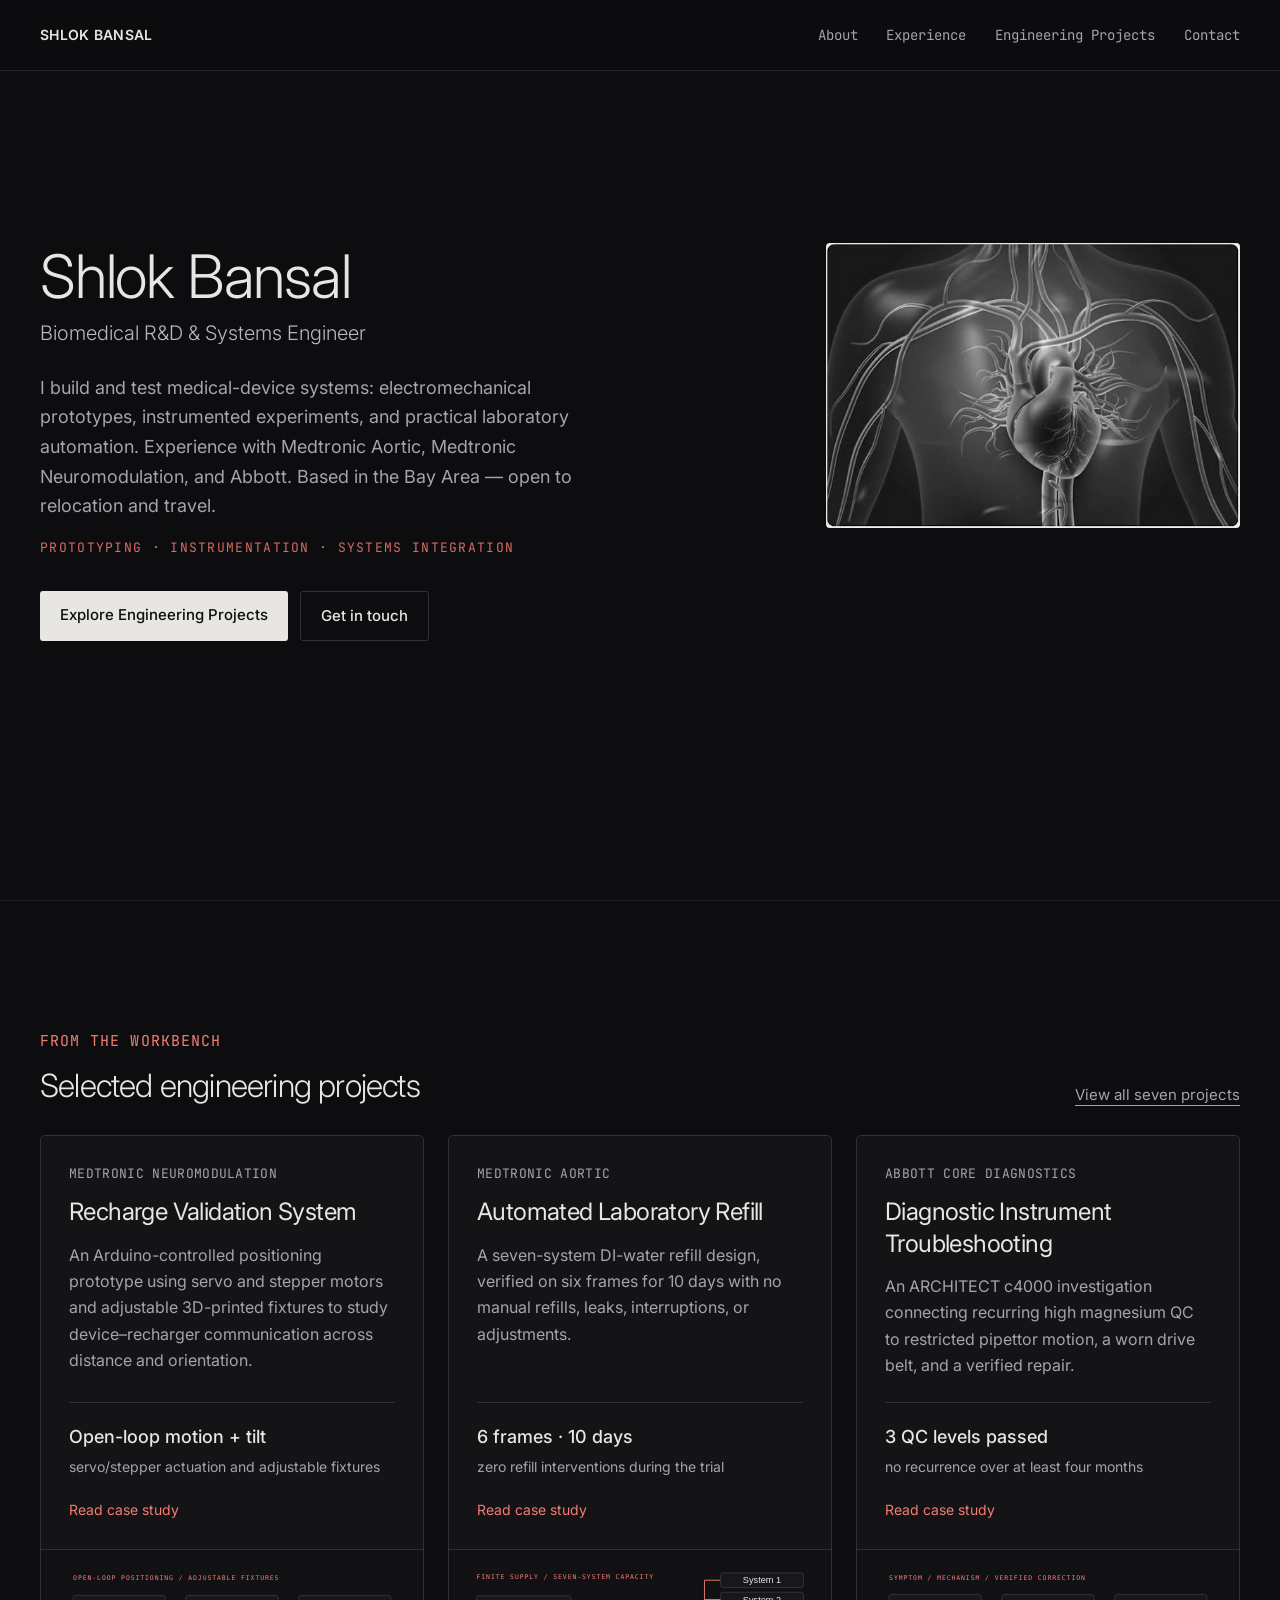
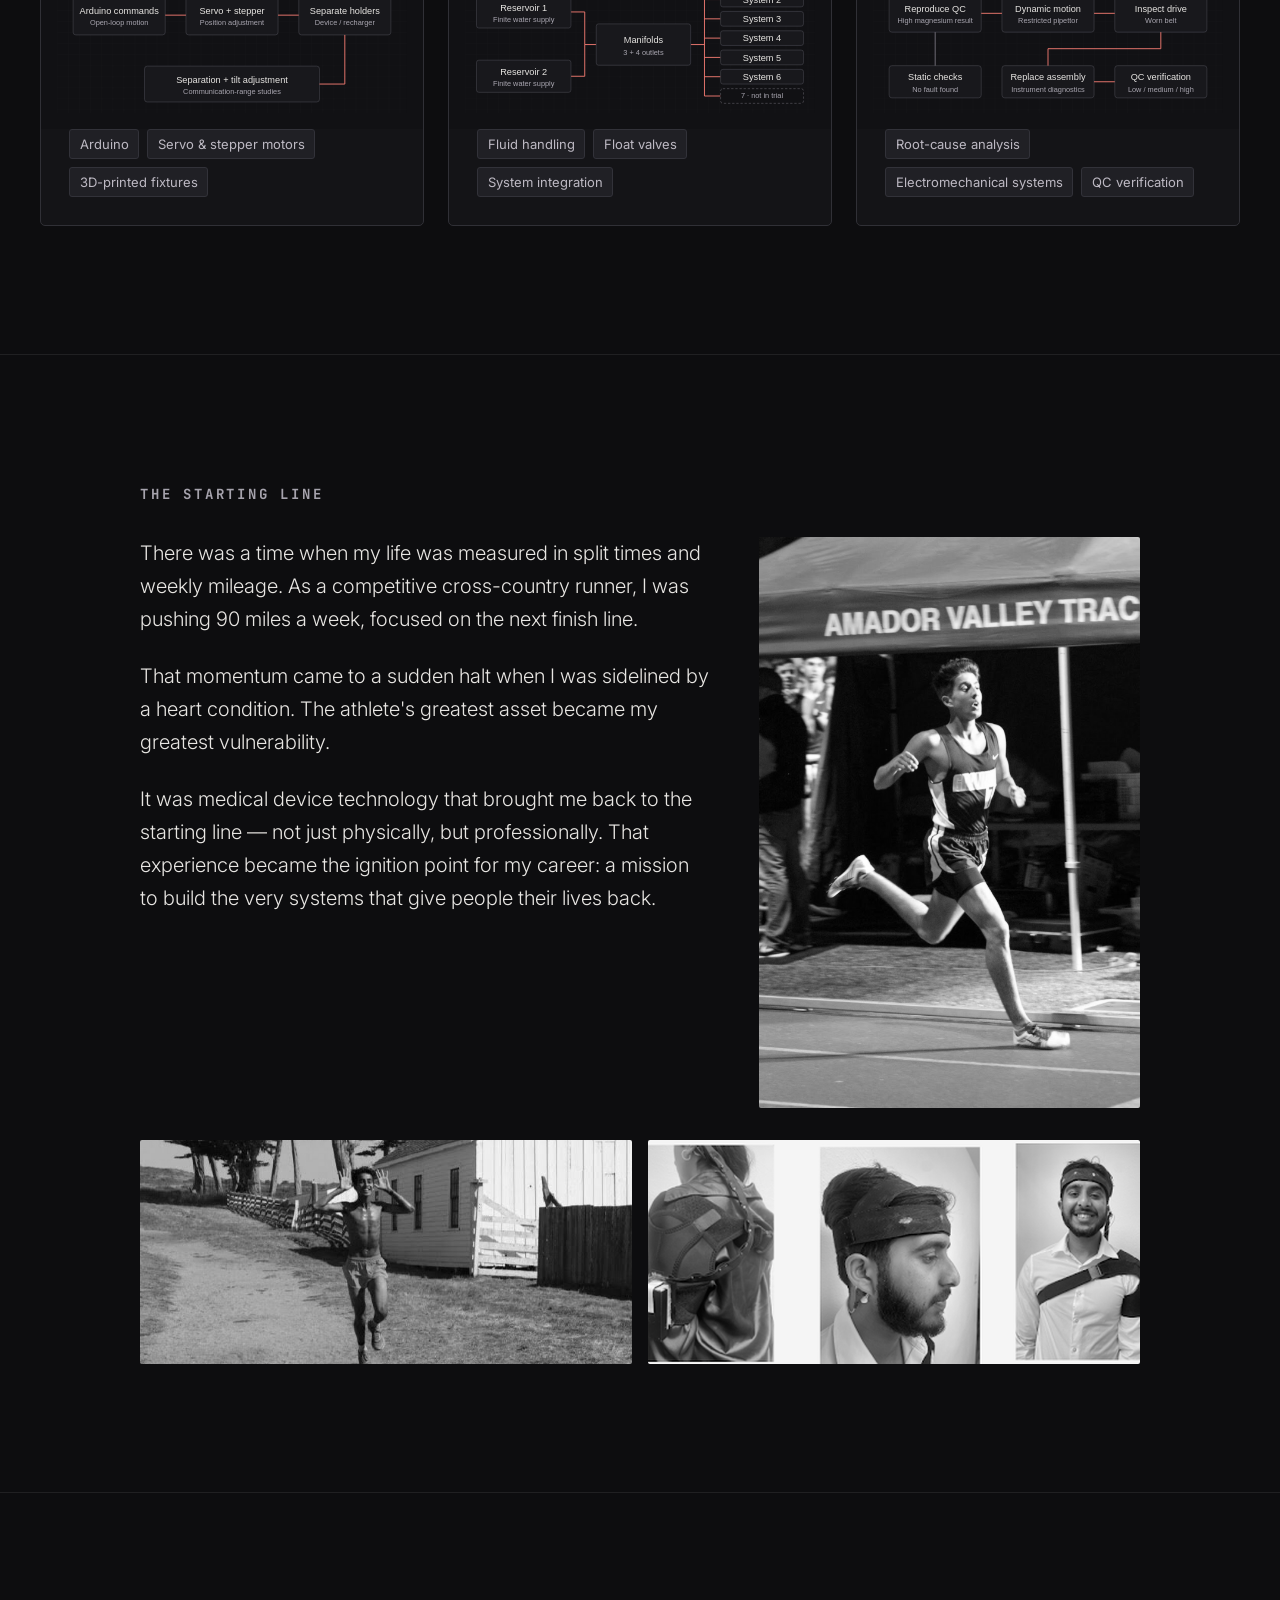
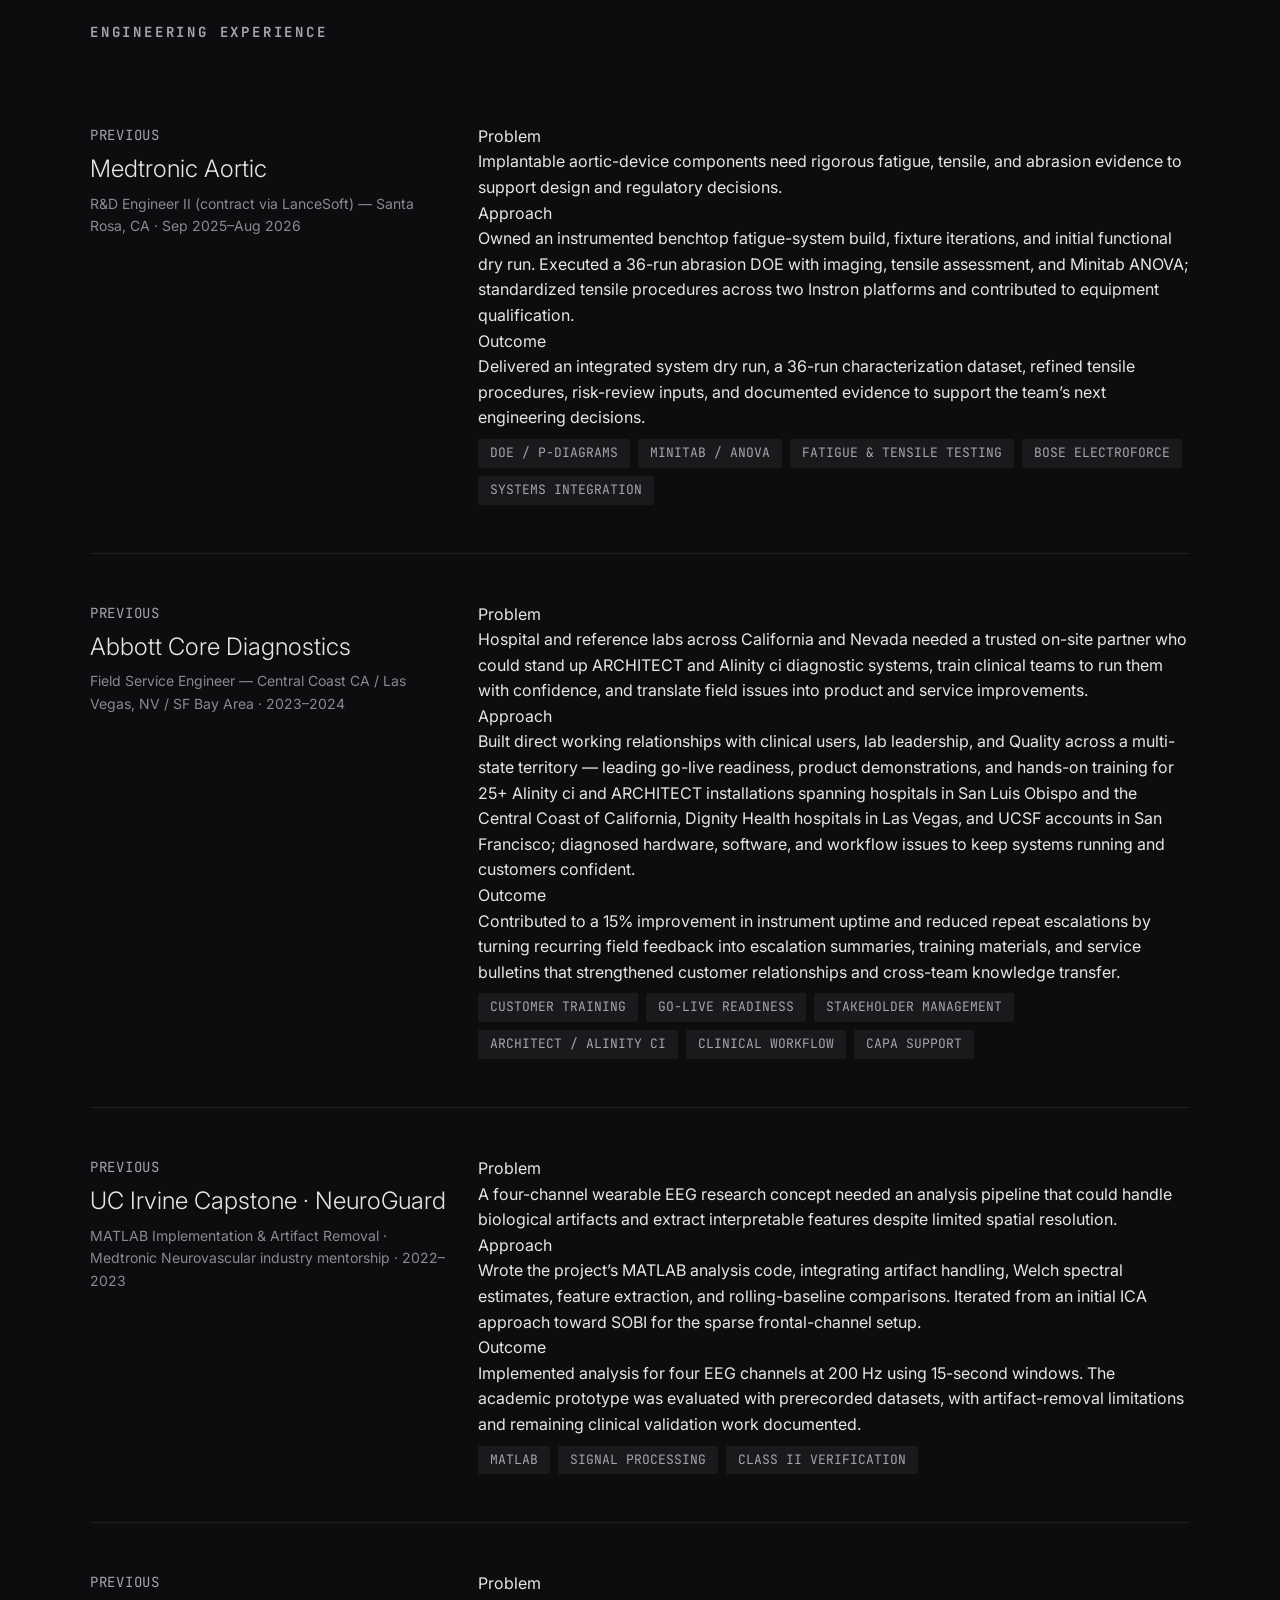
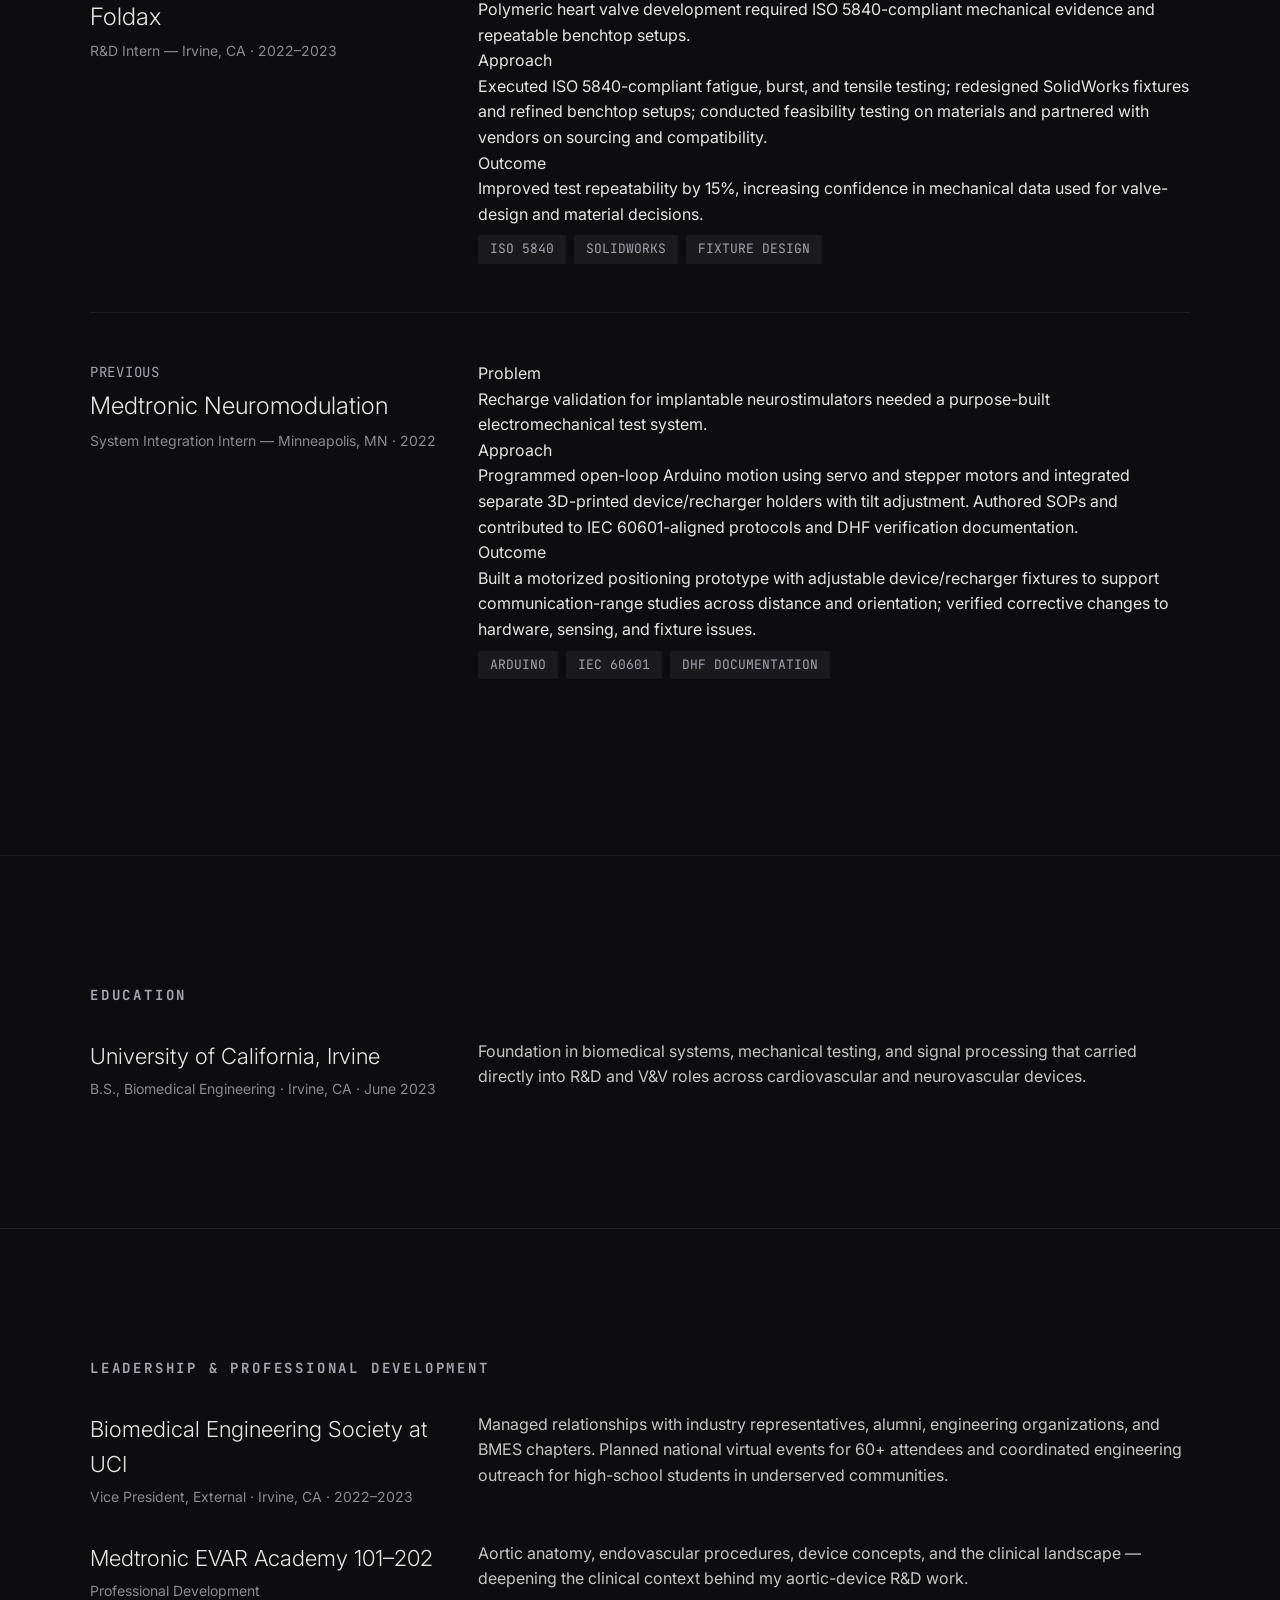
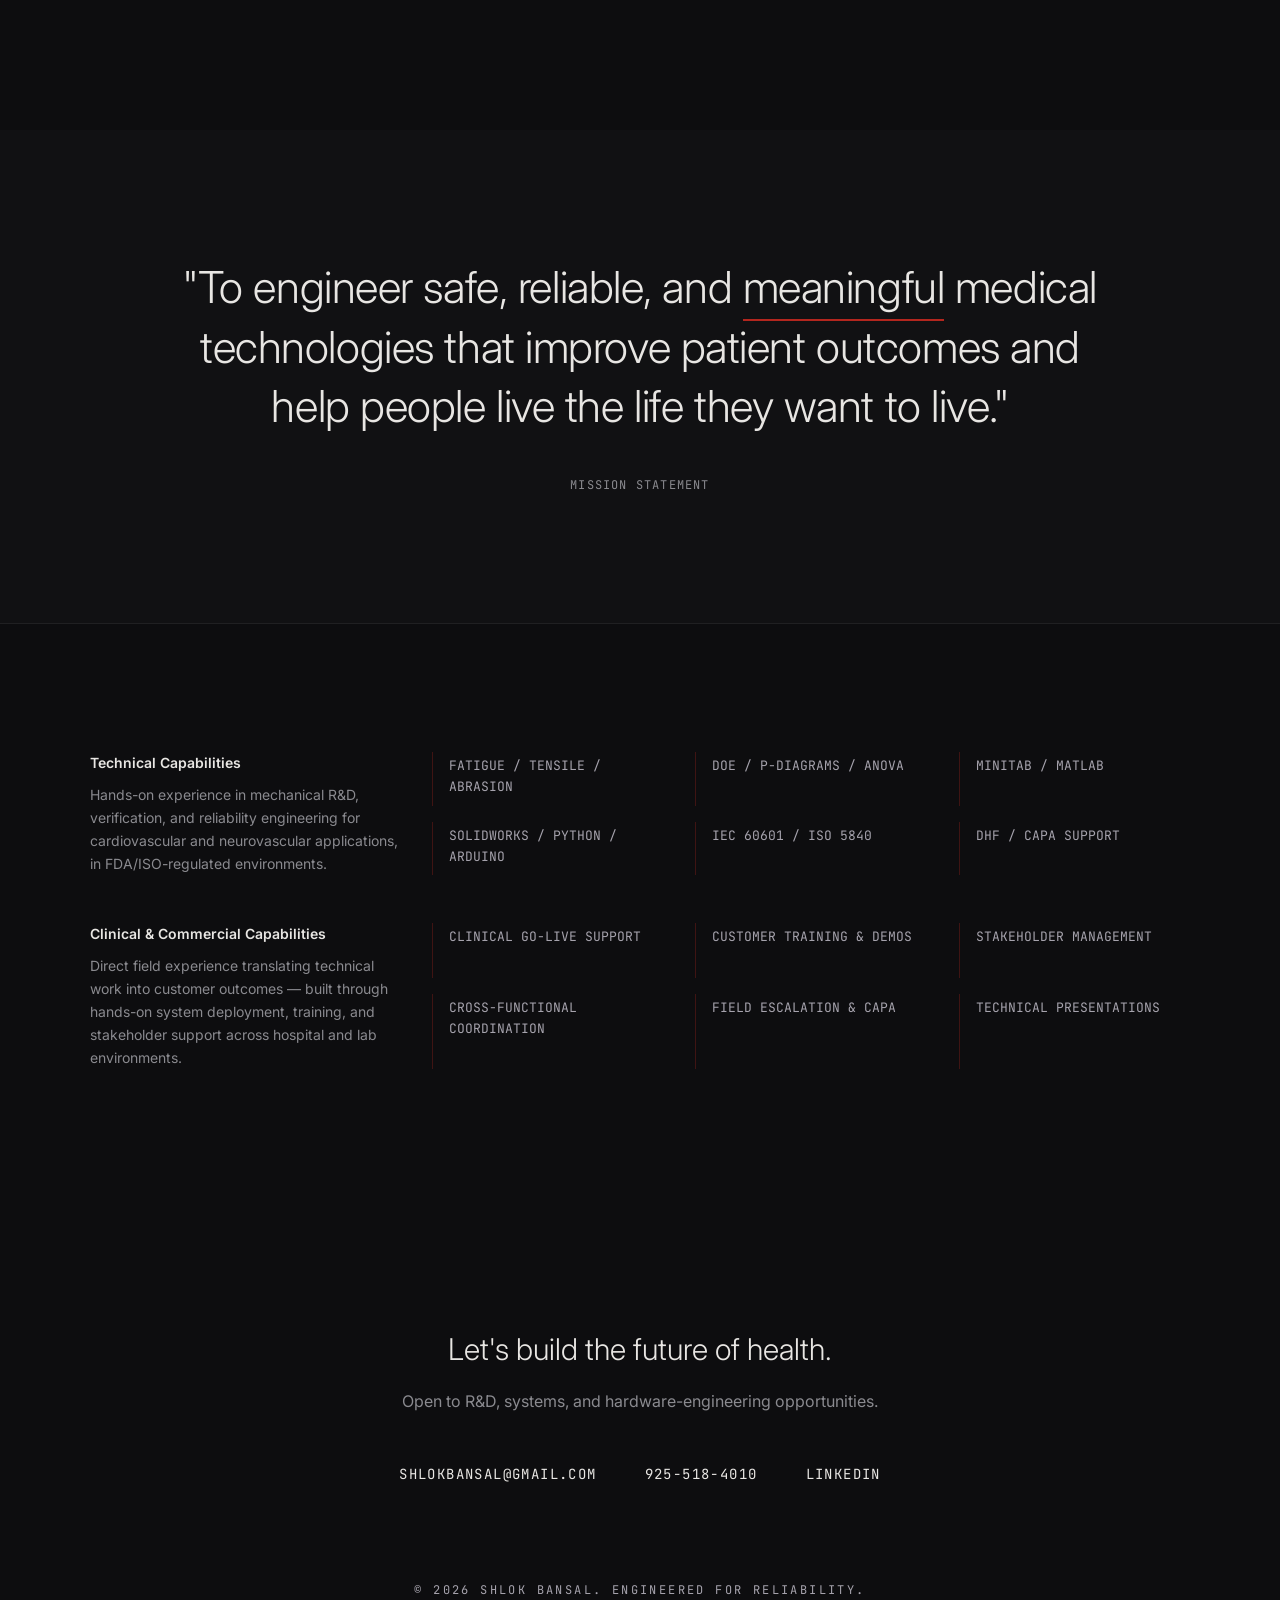
<file: index.html>
<!DOCTYPE html>
<html lang="en">
<head>
<meta charset="UTF-8">
<meta name="viewport" content="width=device-width, initial-scale=1.0">
<title>Shlok Bansal — Biomedical R&amp;D &amp; Systems Engineer</title>
<meta name="description" content="Biomedical engineer with hands-on experience in medical-device R&amp;D, electromechanical prototyping, laboratory automation, and systems integration.">
<meta name="theme-color" content="#0d0d0f">
<link rel="preconnect" href="https://fonts.googleapis.com">
<link rel="preconnect" href="https://fonts.gstatic.com" crossorigin>
<link href="https://fonts.googleapis.com/css2?family=Inter:wght@300;400;500;600&family=JetBrains+Mono:wght@400;500&display=swap" rel="stylesheet">
<style>
* { box-sizing: border-box; margin: 0; padding: 0; }
body {
    font-family: 'Inter', sans-serif;
    background-color: #0d0d0f;
    color: #e8e6e3;
    scrollbar-width: thin;
    scrollbar-color: #222 #0d0d0f;
}
::selection { background-color: #7f1d1d; color: #fff; }
.font-mono { font-family: 'JetBrains Mono', monospace; }
.wrap { max-width: 1200px; margin: 0 auto; padding: 0 2rem; }

nav {
    position: fixed; top: 0; width: 100%; z-index: 50;
    padding: 1.5rem 2rem; display: flex; justify-content: space-between; align-items: center;
    background: rgba(13,13,15,0.8); backdrop-filter: blur(12px);
}
nav .brand { font-size: 0.875rem; font-weight: 500; letter-spacing: -0.02em; }
nav .links { display: flex; gap: 2rem; font-size: 0.75rem; font-family: 'JetBrains Mono', monospace; color: #8a8a8f; text-transform: uppercase; letter-spacing: 0.1em; }
nav .links a { color: inherit; text-decoration: none; transition: color .15s ease; }
nav .links a:hover { color: #e8e6e3; }

section { padding: 8rem 2rem; }
.thin-divider { border-top: 1px solid rgba(138,138,143,0.15); }

#hero { min-height: 100vh; display: flex; align-items: center; padding-top: 7rem; }
.hero-grid {
    max-width: 1200px; margin: 0 auto; width: 100%;
    display: grid; grid-template-columns: 1fr; gap: 3rem; align-items: start;
}
@media (min-width: 900px) { .hero-grid { grid-template-columns: 1fr 1fr; } }
.hero-left { max-width: 560px; }
.hero-left h1 { font-size: 3rem; font-weight: 300; letter-spacing: -0.02em; line-height: 1.1; }
@media (min-width: 900px) { .hero-left h1 { font-size: 3.75rem; } }
.hero-left .role { font-size: 1.25rem; color: #8a8a8f; font-weight: 300; margin-top: 0.5rem; }
.hero-left p.lead { font-size: 1.125rem; line-height: 1.65; color: #8a8a8f; margin-top: 1.5rem; }
.hero-left .bridge { font-size: 0.875rem; font-family: 'JetBrains Mono', monospace; color: #d33; opacity: .85; text-transform: uppercase; letter-spacing: 0.1em; margin-top: 1rem; }
.hero-cta { display: flex; gap: 1.5rem; margin-top: 2rem; flex-wrap: wrap; }
.btn-solid { padding: 0.75rem 1.5rem; background: #e8e6e3; color: #0d0d0f; font-size: 0.875rem; font-weight: 500; border-radius: 2px; text-decoration: none; transition: background .15s ease; }
.btn-solid:hover { background: #fff; }
.btn-outline { padding: 0.75rem 1.5rem; border: 1px solid rgba(138,138,143,0.3); color: #e8e6e3; font-size: 0.875rem; font-weight: 500; border-radius: 2px; text-decoration: none; transition: border-color .15s ease; }
.btn-outline:hover { border-color: #e8e6e3; }

.hero-right { display: flex; justify-content: center; }
@media (min-width: 900px) { .hero-right { justify-content: flex-end; } }
.heart-wrap {
    all: unset;
    position: relative;
    display: block;
    width: 345px;
    border-radius: 4px;
    overflow: hidden;
    cursor: pointer;
}
@media (min-width: 900px) { .heart-wrap { width: 414px; } }
.heart-image { display: block; width: 100%; filter: grayscale(100%); transition: filter .3s ease; }
.heart-wrap.colored .heart-image { filter: grayscale(0%); }

#story .story-inner { max-width: 1000px; margin: 0 auto; }
.eyebrow { font-size: 0.75rem; font-family: 'JetBrains Mono', monospace; text-transform: uppercase; letter-spacing: 0.2em; color: #8a8a8f; margin-bottom: 2rem; }
.story-grid { display: grid; grid-template-columns: 1fr; gap: 3rem; align-items: start; }
@media (min-width: 900px) { .story-grid { grid-template-columns: 3fr 2fr; } }
.story-text p { font-size: 1.25rem; font-weight: 300; line-height: 1.65; margin-bottom: 1.5rem; }
.photo-strip { display: flex; flex-direction: column; gap: 1rem; }
.photo-box { height: 12rem; background: #1a1a1c; border-radius: 2px; overflow: hidden; }
.photo-box.tall { height: auto; aspect-ratio: 640 / 960; }
.photo-box .ph { width: 100%; height: 100%; object-fit: cover; display: block; background: #2a2a2c; filter: grayscale(100%); transition: filter .3s ease; }
.photo-box .ph:hover { filter: grayscale(0%) contrast(1.1) brightness(0.9) sepia(0.2) hue-rotate(-50deg); }
.photo-row { display: grid; grid-template-columns: 1fr; gap: 1rem; margin-top: 2rem; }
@media (min-width: 700px) { .photo-row { grid-template-columns: 1fr 1fr; } }
.photo-row .photo-box { height: 14rem; }

#experience .exp-inner { max-width: 1100px; margin: 0 auto; }
.exp-row { display: grid; grid-template-columns: 1fr; gap: 2rem; padding: 3rem 0; }
@media (min-width: 900px) { .exp-row { grid-template-columns: 1fr 2fr; } }
.exp-row:not(:last-child) { border-bottom: 1px solid rgba(138,138,143,0.15); }
.exp-tag { font-size: 0.875rem; font-family: 'JetBrains Mono', monospace; text-transform: uppercase; letter-spacing: 0.05em; }
.exp-tag.current { color: #b3261e; }
.exp-tag.previous { color: #555; }
.exp-role { font-size: 1.5rem; font-weight: 300; margin-top: 0.25rem; }
.exp-meta { color: #8a8a8f; font-size: 0.875rem; margin-top: 0.25rem; }
.exp-body p.label { font-size: 0.75rem; font-family: 'JetBrains Mono', monospace; text-transform: uppercase; color: #555; margin-bottom: 0.35rem; }
.exp-body p.text { font-size: 1rem; color: rgba(232,230,227,0.9); line-height: 1.55; margin-bottom: 1.25rem; }
.tag-row { display: flex; flex-wrap: wrap; gap: 0.5rem; margin-top: 0.5rem; }
.tag-row span { padding: 0.25rem 0.75rem; background: #1a1a1c; font-size: 10px; font-family: 'JetBrains Mono', monospace; color: #8a8a8f; text-transform: uppercase; border-radius: 2px; }

#education .edu-inner, #leadership .lead-inner { max-width: 1100px; margin: 0 auto; }
.edu-row { display: grid; grid-template-columns: 1fr; gap: 0.5rem 2rem; }
@media (min-width: 900px) { .edu-row { grid-template-columns: 1fr 2fr; } }
.edu-role { font-size: 1.375rem; font-weight: 300; }
.edu-meta { color: #8a8a8f; font-size: 0.875rem; margin-top: 0.25rem; }
.edu-detail { font-size: 1rem; color: rgba(232,230,227,0.85); line-height: 1.6; }

.mission { background: #111113; text-align: center; }
.mission-inner { max-width: 950px; margin: 0 auto; }
.mission h2 { font-size: 2.25rem; font-weight: 300; line-height: 1.35; letter-spacing: -0.01em; }
@media (min-width: 900px) { .mission h2 { font-size: 2.75rem; } }
.mission .hl { position: relative; }
.mission .hl::after { content: ''; position: absolute; left: 0; bottom: -0.4rem; width: 100%; height: 2px; background: #b3261e; }
.mission p { font-size: 0.75rem; font-family: 'JetBrains Mono', monospace; text-transform: uppercase; letter-spacing: 0.1em; color: #8a8a8f; margin-top: 2.5rem; }

.capabilities { display: flex; flex-direction: column; gap: 3rem; }
.cap-group { display: flex; flex-direction: column; gap: 1.5rem; }
@media (min-width: 900px) { .cap-group { flex-direction: row; justify-content: space-between; } }
.cap-left h4 { font-size: 0.875rem; font-weight: 600; }
.cap-left p { font-size: 0.875rem; color: #8a8a8f; margin-top: 0.5rem; max-width: 340px; }
.cap-grid { display: grid; grid-template-columns: repeat(2, 1fr); gap: 1rem 2rem; }
@media (min-width: 700px) { .cap-grid { grid-template-columns: repeat(3, 1fr); } }
.cap-grid div { font-size: 11px; font-family: 'JetBrains Mono', monospace; color: #8a8a8f; border-left: 1px solid rgba(179,38,30,0.3); padding: 0.25rem 0 0.25rem 1rem; }

footer { background: #0d0d0f; text-align: center; padding: 8rem 2rem; }
footer .footer-inner { max-width: 1000px; margin: 0 auto; display: flex; flex-direction: column; align-items: center; gap: 3rem; }
footer h2 { font-size: 1.875rem; font-weight: 300; }
footer .sub { color: #8a8a8f; margin-top: 1rem; }
.contact-links { display: flex; flex-direction: column; gap: 1rem; font-size: 0.875rem; font-family: 'JetBrains Mono', monospace; text-transform: uppercase; letter-spacing: 0.1em; }
@media (min-width: 700px) { .contact-links { flex-direction: row; gap: 3rem; } }
.contact-links a { color: inherit; text-decoration: none; transition: color .15s ease; }
.contact-links a:hover { color: #b3261e; }
.copyright { font-size: 10px; font-family: 'JetBrains Mono', monospace; color: #555; text-transform: uppercase; letter-spacing: 0.2em; padding-top: 3rem; }
</style>
<link rel="stylesheet" href="engineering.css">
<script src="navigation.js" defer></script></head>
<body>

<a class="skip-link" href="#main-content">Skip to content</a>
<nav aria-label="Main navigation"><a class="brand" href="index.html">SHLOK BANSAL</a><button class="menu-toggle" type="button" aria-expanded="false" aria-controls="main-menu">Menu</button><div class="links" id="main-menu">
<a href="index.html#story">About</a><a href="index.html#experience">Experience</a><a href="projects.html">Engineering Projects</a><a href="index.html#contact">Contact</a></div></nav>

<main id="main-content">

<section id="hero">
    <div class="hero-grid">
        <div class="hero-left">
            <h1>Shlok Bansal</h1>
            <p class="role">Biomedical R&amp;D &amp; Systems Engineer</p>
            <p class="lead">I build and test medical-device systems: electromechanical prototypes, instrumented experiments, and practical laboratory automation. Experience with Medtronic Aortic, Medtronic Neuromodulation, and Abbott. Based in the Bay Area — open to relocation and travel.</p>
            <p class="bridge">Prototyping · Instrumentation · Systems integration</p>
            <div class="hero-cta">
                <a href="projects.html" class="btn-solid">Explore Engineering Projects</a>
                <a href="#contact" class="btn-outline">Get in touch</a>
            </div>
        </div>
        <div class="hero-right">
            <button class="heart-wrap" id="heartToggle" aria-pressed="false" aria-label="Anatomical heart, click for color">
                <img class="heart-image" src="heart.jpeg" alt="Anatomical heart and vascular system">
            </button>
        </div>
    </div>
</section>

<section id="selected-projects" class="thin-divider"><div class="home-projects"><div class="section-heading"><div><p class="kicker accent">From the workbench</p><h2>Selected engineering projects</h2></div><a class="text-link" href="projects.html">View all seven projects</a></div><div class="project-grid featured-grid has-three"><article class="project-card featured"><a class="card-link" href="projects/recharge-validation.html"><div class="card-diagram" aria-hidden="true"><img src="assets/diagrams/recharge-validation.svg" alt="" width="760" height="320" loading="lazy"></div><div class="card-body"><p class="kicker">Medtronic Neuromodulation</p><h3>Recharge Validation System</h3><p class="card-summary">An Arduino-controlled positioning prototype using servo and stepper motors and adjustable 3D-printed fixtures to study device–recharger communication across distance and orientation.</p><p class="card-result">Open-loop motion + tilt<span>servo/stepper actuation and adjustable fixtures</span></p><span class="read-case">Read case study</span></div></a><ul class="project-tags" aria-label="Technologies and skills"><li>Arduino</li><li>Servo &amp; stepper motors</li><li>3D-printed fixtures</li></ul></article><article class="project-card featured"><a class="card-link" href="projects/automated-refill.html"><div class="card-diagram" aria-hidden="true"><img src="assets/diagrams/automated-refill.svg" alt="" width="760" height="320" loading="lazy"></div><div class="card-body"><p class="kicker">Medtronic Aortic</p><h3>Automated Laboratory Refill</h3><p class="card-summary">A seven-system DI-water refill design, verified on six frames for 10 days with no manual refills, leaks, interruptions, or adjustments.</p><p class="card-result">6 frames · 10 days<span>zero refill interventions during the trial</span></p><span class="read-case">Read case study</span></div></a><ul class="project-tags" aria-label="Technologies and skills"><li>Fluid handling</li><li>Float valves</li><li>System integration</li></ul></article><article class="project-card featured"><a class="card-link" href="projects/abbott-instrument-rca.html"><div class="card-diagram" aria-hidden="true"><img src="assets/diagrams/abbott-instrument-rca.svg" alt="" width="760" height="320" loading="lazy"></div><div class="card-body"><p class="kicker">Abbott Core Diagnostics</p><h3>Diagnostic Instrument Troubleshooting</h3><p class="card-summary">An ARCHITECT c4000 investigation connecting recurring high magnesium QC to restricted pipettor motion, a worn drive belt, and a verified repair.</p><p class="card-result">3 QC levels passed<span>no recurrence over at least four months</span></p><span class="read-case">Read case study</span></div></a><ul class="project-tags" aria-label="Technologies and skills"><li>Root-cause analysis</li><li>Electromechanical systems</li><li>QC verification</li></ul></article></div></div></section>

<section id="story" class="thin-divider">
    <div class="story-inner">
        <h2 class="eyebrow">The Starting Line</h2>
        <div class="story-grid">
            <div class="story-text">
                <p>There was a time when my life was measured in split times and weekly mileage. As a competitive cross-country runner, I was pushing 90 miles a week, focused on the next finish line.</p>
                <p>That momentum came to a sudden halt when I was sidelined by a heart condition. The athlete's greatest asset became my greatest vulnerability.</p>
                <p>It was medical device technology that brought me back to the starting line — not just physically, but professionally. That experience became the ignition point for my career: a mission to build the very systems that give people their lives back.</p>
            </div>
            <div class="photo-strip">
                <div class="photo-box tall"><img class="ph" src="IMG_5718.PNG" alt="Race day — finish line sprint"></div>
            </div>
        </div>
        <div class="photo-row">
            <div class="photo-box"><img class="ph" src="IMG_5726.PNG" alt="Recovery — a run for the joy of it"></div>
            <div class="photo-box"><img class="ph" src="device_example.png" alt="Engineering roots — EEG stroke-detection wearable prototype"></div>
        </div>
    </div>
</section>

<section id="experience" class="thin-divider">
    <div class="exp-inner">
        <h2 class="eyebrow">Engineering Experience</h2>

        <div class="exp-row">
            <div>
                <div class="exp-tag previous">Previous</div>
                <h3 class="exp-role">Medtronic Aortic</h3>
                <p class="exp-meta">R&amp;D Engineer II (contract via LanceSoft) — Santa Rosa, CA · Sep 2025–Aug 2026</p>
            </div>
            <div>
                <p class="label">Problem</p>
                <p class="text">Implantable aortic-device components need rigorous fatigue, tensile, and abrasion evidence to support design and regulatory decisions.</p>
                <p class="label">Approach</p>
                <p class="text">Owned an instrumented benchtop fatigue-system build, fixture iterations, and initial functional dry run. Executed a 36-run abrasion DOE with imaging, tensile assessment, and Minitab ANOVA; standardized tensile procedures across two Instron platforms and contributed to equipment qualification.</p>
                <p class="label">Outcome</p>
                <p class="text">Delivered an integrated system dry run, a 36-run characterization dataset, refined tensile procedures, risk-review inputs, and documented evidence to support the team’s next engineering decisions.</p>
                <div class="tag-row">
                    <span>DOE / P-Diagrams</span><span>Minitab / ANOVA</span><span>Fatigue &amp; Tensile Testing</span>
                    <span>Bose ElectroForce</span><span>Systems Integration</span>
                </div>
            </div>
        </div>

        <div class="exp-row">
            <div>
                <div class="exp-tag previous">Previous</div>
                <h3 class="exp-role">Abbott Core Diagnostics</h3>
                <p class="exp-meta">Field Service Engineer — Central Coast CA / Las Vegas, NV / SF Bay Area · 2023–2024</p>
            </div>
            <div>
                <p class="label">Problem</p>
                <p class="text">Hospital and reference labs across California and Nevada needed a trusted on-site partner who could stand up ARCHITECT and Alinity ci diagnostic systems, train clinical teams to run them with confidence, and translate field issues into product and service improvements.</p>
                <p class="label">Approach</p>
                <p class="text">Built direct working relationships with clinical users, lab leadership, and Quality across a multi-state territory — leading go-live readiness, product demonstrations, and hands-on training for 25+ Alinity ci and ARCHITECT installations spanning hospitals in San Luis Obispo and the Central Coast of California, Dignity Health hospitals in Las Vegas, and UCSF accounts in San Francisco; diagnosed hardware, software, and workflow issues to keep systems running and customers confident.</p>
                <p class="label">Outcome</p>
                <p class="text">Contributed to a 15% improvement in instrument uptime and reduced repeat escalations by turning recurring field feedback into escalation summaries, training materials, and service bulletins that strengthened customer relationships and cross-team knowledge transfer.</p>
                <div class="tag-row">
                    <span>Customer Training</span><span>Go-Live Readiness</span><span>Stakeholder Management</span>
                    <span>ARCHITECT / Alinity ci</span><span>Clinical Workflow</span><span>CAPA Support</span>
                </div>
            </div>
        </div>

        <div class="exp-row">
            <div>
                <div class="exp-tag previous">Previous</div>
                <h3 class="exp-role">UC Irvine Capstone · NeuroGuard</h3>
                <p class="exp-meta">MATLAB Implementation &amp; Artifact Removal · Medtronic Neurovascular industry mentorship · 2022–2023</p>
            </div>
            <div>
                <p class="label">Problem</p>
                <p class="text">A four-channel wearable EEG research concept needed an analysis pipeline that could handle biological artifacts and extract interpretable features despite limited spatial resolution.</p>
                <p class="label">Approach</p>
                <p class="text">Wrote the project’s MATLAB analysis code, integrating artifact handling, Welch spectral estimates, feature extraction, and rolling-baseline comparisons. Iterated from an initial ICA approach toward SOBI for the sparse frontal-channel setup.</p>
                <p class="label">Outcome</p>
                <p class="text">Implemented analysis for four EEG channels at 200 Hz using 15-second windows. The academic prototype was evaluated with prerecorded datasets, with artifact-removal limitations and remaining clinical validation work documented.</p>
                <div class="tag-row">
                    <span>MATLAB</span><span>Signal Processing</span><span>Class II Verification</span>
                </div>
            </div>
        </div>

        <div class="exp-row">
            <div>
                <div class="exp-tag previous">Previous</div>
                <h3 class="exp-role">Foldax</h3>
                <p class="exp-meta">R&amp;D Intern — Irvine, CA · 2022–2023</p>
            </div>
            <div>
                <p class="label">Problem</p>
                <p class="text">Polymeric heart valve development required ISO 5840-compliant mechanical evidence and repeatable benchtop setups.</p>
                <p class="label">Approach</p>
                <p class="text">Executed ISO 5840-compliant fatigue, burst, and tensile testing; redesigned SolidWorks fixtures and refined benchtop setups; conducted feasibility testing on materials and partnered with vendors on sourcing and compatibility.</p>
                <p class="label">Outcome</p>
                <p class="text">Improved test repeatability by 15%, increasing confidence in mechanical data used for valve-design and material decisions.</p>
                <div class="tag-row">
                    <span>ISO 5840</span><span>SolidWorks</span><span>Fixture Design</span>
                </div>
            </div>
        </div>

        <div class="exp-row">
            <div>
                <div class="exp-tag previous">Previous</div>
                <h3 class="exp-role">Medtronic Neuromodulation</h3>
                <p class="exp-meta">System Integration Intern — Minneapolis, MN · 2022</p>
            </div>
            <div>
                <p class="label">Problem</p>
                <p class="text">Recharge validation for implantable neurostimulators needed a purpose-built electromechanical test system.</p>
                <p class="label">Approach</p>
                <p class="text">Programmed open-loop Arduino motion using servo and stepper motors and integrated separate 3D-printed device/recharger holders with tilt adjustment. Authored SOPs and contributed to IEC 60601-aligned protocols and DHF verification documentation.</p>
                <p class="label">Outcome</p>
                <p class="text">Built a motorized positioning prototype with adjustable device/recharger fixtures to support communication-range studies across distance and orientation; verified corrective changes to hardware, sensing, and fixture issues.</p>
                <div class="tag-row">
                    <span>Arduino</span><span>IEC 60601</span><span>DHF Documentation</span>
                </div>
            </div>
        </div>
    </div>
</section>

<section id="education" class="thin-divider">
    <div class="edu-inner">
        <h2 class="eyebrow">Education</h2>
        <div class="edu-row">
            <div>
                <h3 class="edu-role">University of California, Irvine</h3>
                <p class="edu-meta">B.S., Biomedical Engineering · Irvine, CA · June 2023</p>
            </div>
            <div class="edu-detail">
                Foundation in biomedical systems, mechanical testing, and signal processing that carried directly into R&amp;D and V&amp;V roles across cardiovascular and neurovascular devices.
            </div>
        </div>
    </div>
</section>

<section id="leadership" class="thin-divider">
    <div class="lead-inner">
        <h2 class="eyebrow">Leadership &amp; Professional Development</h2>
        <div class="edu-row" style="margin-bottom: 2rem;">
            <div>
                <h3 class="edu-role">Biomedical Engineering Society at UCI</h3>
                <p class="edu-meta">Vice President, External · Irvine, CA · 2022–2023</p>
            </div>
            <div class="edu-detail">
                Managed relationships with industry representatives, alumni, engineering organizations, and BMES chapters. Planned national virtual events for 60+ attendees and coordinated engineering outreach for high-school students in underserved communities.
            </div>
        </div>
        <div class="edu-row">
            <div>
                <h3 class="edu-role">Medtronic EVAR Academy 101–202</h3>
                <p class="edu-meta">Professional Development</p>
            </div>
            <div class="edu-detail">
                Aortic anatomy, endovascular procedures, device concepts, and the clinical landscape — deepening the clinical context behind my aortic-device R&amp;D work.
            </div>
        </div>
    </div>
</section>

<section class="mission">
    <div class="mission-inner">
        <h2>"To engineer safe, reliable, and <span class="hl">meaningful</span> medical technologies that improve patient outcomes and help people live the life they want to live."</h2>
        <p>Mission Statement</p>
    </div>
</section>

<section class="thin-divider">
    <div class="capabilities" style="max-width:1100px;margin:0 auto;">
        <div class="cap-group">
            <div class="cap-left">
                <h4>Technical Capabilities</h4>
                <p>Hands-on experience in mechanical R&amp;D, verification, and reliability engineering for cardiovascular and neurovascular applications, in FDA/ISO-regulated environments.</p>
            </div>
            <div class="cap-grid">
                <div>FATIGUE / TENSILE / ABRASION</div>
                <div>DOE / P-DIAGRAMS / ANOVA</div>
                <div>MINITAB / MATLAB</div>
                <div>SOLIDWORKS / PYTHON / ARDUINO</div>
                <div>IEC 60601 / ISO 5840</div>
                <div>DHF / CAPA SUPPORT</div>
            </div>
        </div>
        <div class="cap-group">
            <div class="cap-left">
                <h4>Clinical &amp; Commercial Capabilities</h4>
                <p>Direct field experience translating technical work into customer outcomes — built through hands-on system deployment, training, and stakeholder support across hospital and lab environments.</p>
            </div>
            <div class="cap-grid">
                <div>CLINICAL GO-LIVE SUPPORT</div>
                <div>CUSTOMER TRAINING &amp; DEMOS</div>
                <div>STAKEHOLDER MANAGEMENT</div>
                <div>CROSS-FUNCTIONAL COORDINATION</div>
                <div>FIELD ESCALATION &amp; CAPA</div>
                <div>TECHNICAL PRESENTATIONS</div>
            </div>
        </div>
    </div>
</section>


<footer id="contact">
    <div class="footer-inner">
        <div>
            <h2>Let's build the future of health.</h2>
            <p class="sub">Open to R&amp;D, systems, and hardware-engineering opportunities.</p>
        </div>
        <div class="contact-links">
            <a href="mailto:shlokbansal@gmail.com">shlokbansal@gmail.com</a>
            <a href="tel:9255184010">925-518-4010</a>
            <a href="https://linkedin.com/in/shlok-bansal" target="_blank" rel="noopener noreferrer">LinkedIn</a>
        </div>
        <div class="copyright">© 2026 Shlok Bansal. Engineered for reliability.</div>
    </div>
</footer>

</main>

<script>
document.getElementById('heartToggle').addEventListener('click', function() {
    const colored = this.classList.toggle('colored');
    this.setAttribute('aria-pressed', String(colored));
    this.setAttribute('aria-label', colored ? 'Anatomical heart in color, click to reset' : 'Anatomical heart, click for color');
});
</script>

</body>
</html>
</file>
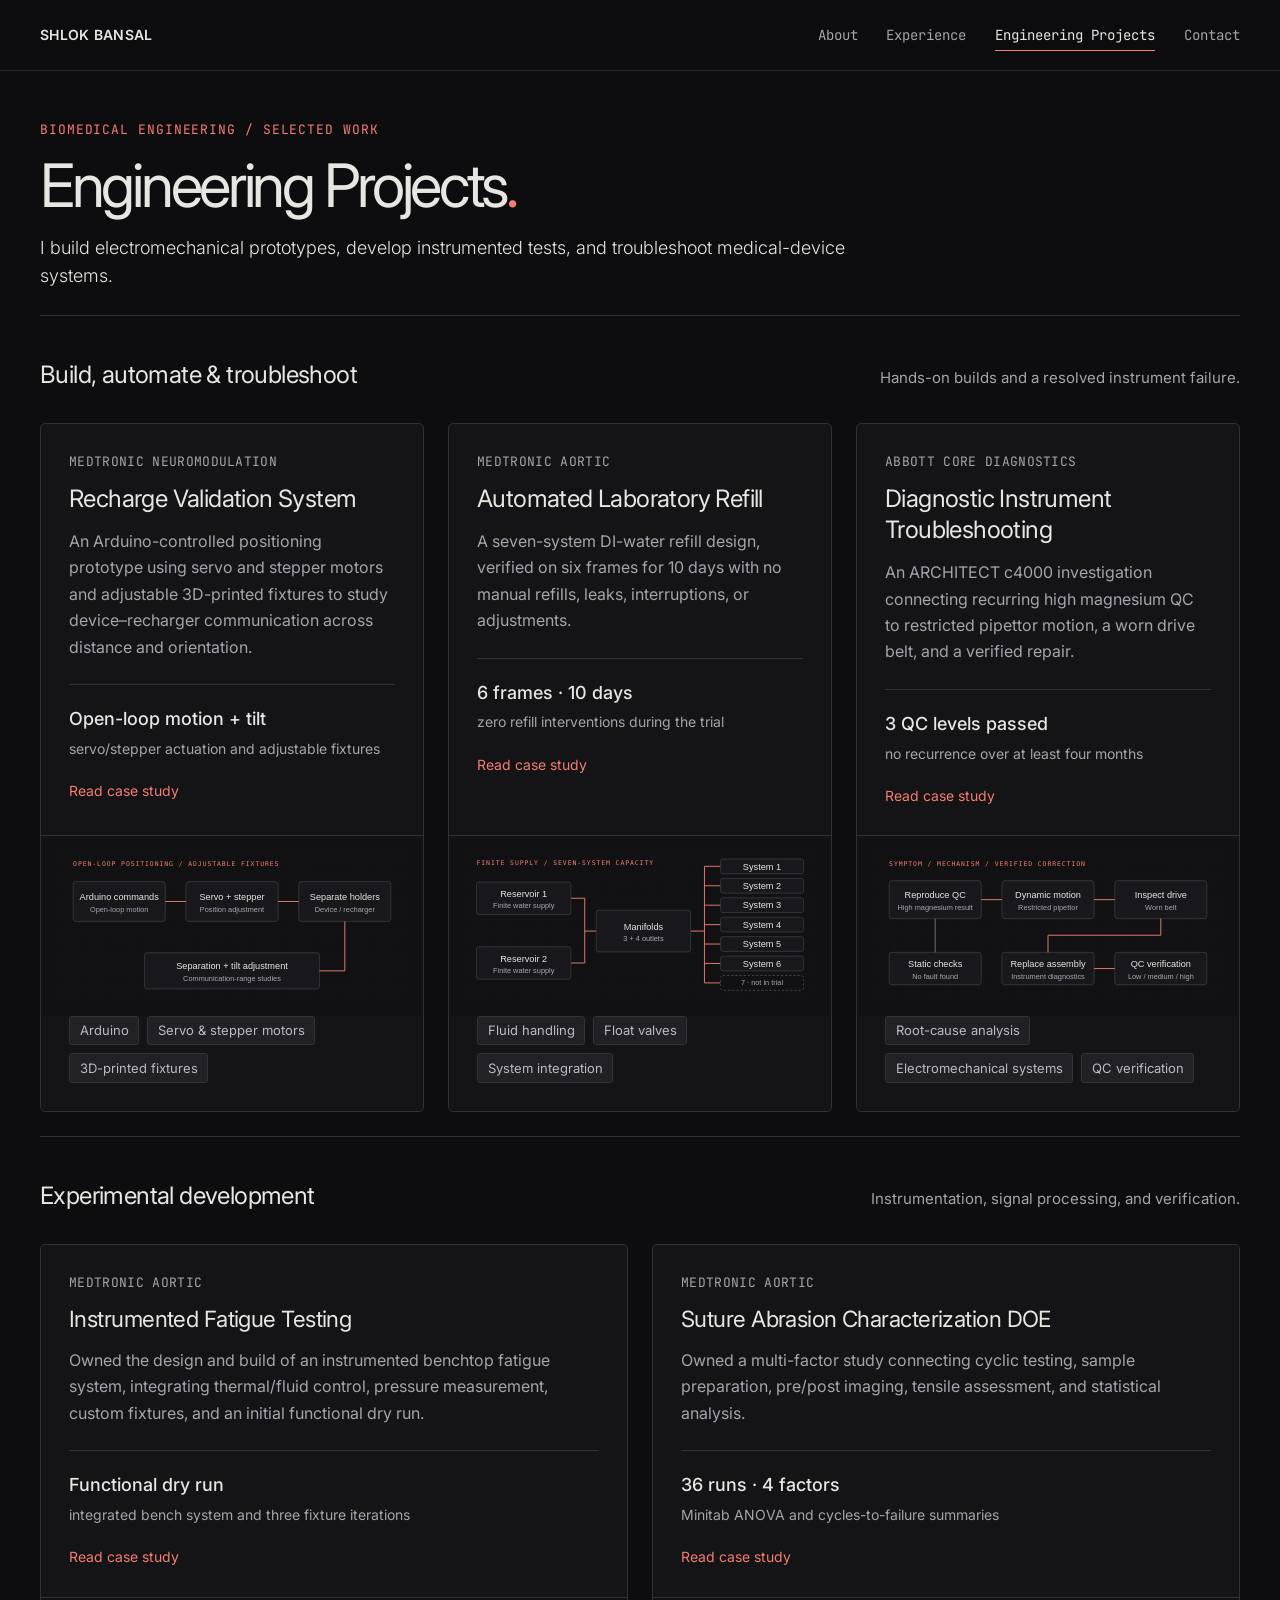
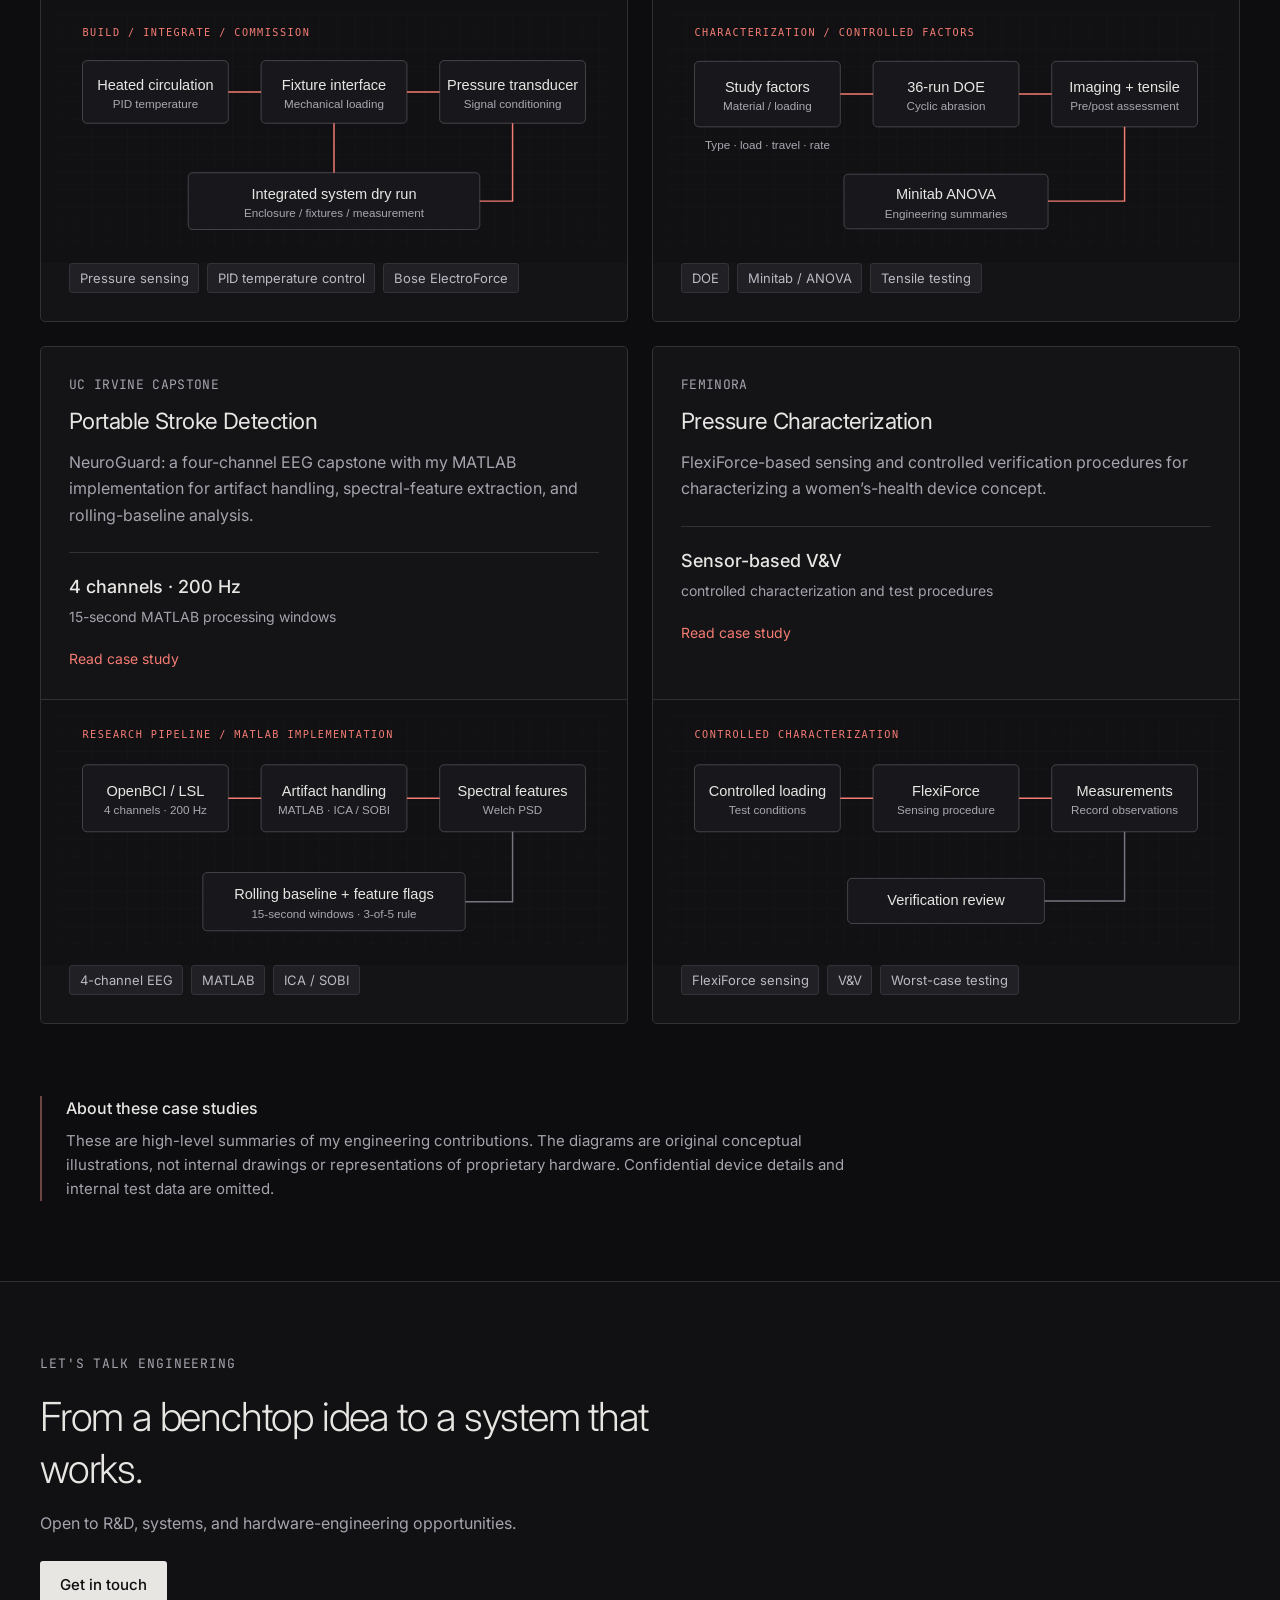
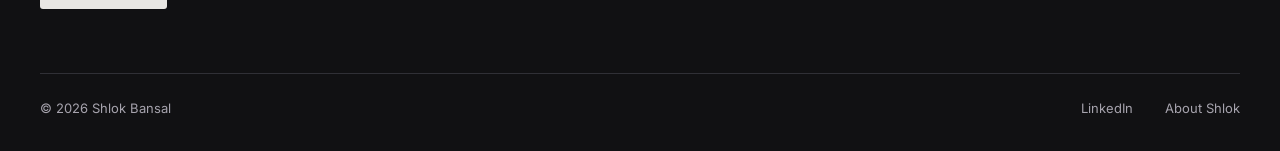
<file: projects.html>
<!DOCTYPE html>
<html lang="en"><head><meta charset="UTF-8"><meta name="viewport" content="width=device-width, initial-scale=1.0">
<title>Engineering Projects — Shlok Bansal</title><meta name="description" content="Hands-on biomedical engineering, electromechanical prototyping, laboratory automation, and test-system integration."><meta name="theme-color" content="#0d0d0f">
<meta property="og:title" content="Engineering Projects — Shlok Bansal"><meta property="og:description" content="Hands-on biomedical engineering, electromechanical prototyping, laboratory automation, and test-system integration."><meta property="og:type" content="website">
<link rel="preconnect" href="https://fonts.googleapis.com"><link rel="preconnect" href="https://fonts.gstatic.com" crossorigin>
<link href="https://fonts.googleapis.com/css2?family=Inter:wght@300;400;500;600;700&family=JetBrains+Mono:wght@400;500&display=swap" rel="stylesheet">
<link rel="stylesheet" href="engineering.css"><script src="navigation.js" defer></script></head><body class="engineering-page"><a class="skip-link" href="#main-content">Skip to content</a>
<nav aria-label="Main navigation"><a class="brand" href="index.html">SHLOK BANSAL</a><button class="menu-toggle" type="button" aria-expanded="false" aria-controls="main-menu">Menu</button><div class="links" id="main-menu">
<a href="index.html#story">About</a><a href="index.html#experience">Experience</a><a href="projects.html" aria-current="page">Engineering Projects</a><a href="index.html#contact">Contact</a></div></nav><main id="main-content" class="project-index"><header class="projects-intro"><p class="kicker accent">Biomedical engineering / Selected work</p><h1>Engineering Projects<span class="title-period">.</span></h1><p class="intro-lead">I build electromechanical prototypes, develop instrumented tests, and troubleshoot medical-device systems.</p></header><section class="project-collection" aria-labelledby="featured-heading"><div class="section-heading"><h2 id="featured-heading">Build, automate &amp; troubleshoot</h2><p>Hands-on builds and a resolved instrument failure.</p></div><div class="project-grid featured-grid has-three"><article class="project-card featured"><a class="card-link" href="projects/recharge-validation.html"><div class="card-diagram" aria-hidden="true"><img src="assets/diagrams/recharge-validation.svg" alt="" width="760" height="320" loading="lazy"></div><div class="card-body"><p class="kicker">Medtronic Neuromodulation</p><h3>Recharge Validation System</h3><p class="card-summary">An Arduino-controlled positioning prototype using servo and stepper motors and adjustable 3D-printed fixtures to study device–recharger communication across distance and orientation.</p><p class="card-result">Open-loop motion + tilt<span>servo/stepper actuation and adjustable fixtures</span></p><span class="read-case">Read case study</span></div></a><ul class="project-tags" aria-label="Technologies and skills"><li>Arduino</li><li>Servo &amp; stepper motors</li><li>3D-printed fixtures</li></ul></article><article class="project-card featured"><a class="card-link" href="projects/automated-refill.html"><div class="card-diagram" aria-hidden="true"><img src="assets/diagrams/automated-refill.svg" alt="" width="760" height="320" loading="lazy"></div><div class="card-body"><p class="kicker">Medtronic Aortic</p><h3>Automated Laboratory Refill</h3><p class="card-summary">A seven-system DI-water refill design, verified on six frames for 10 days with no manual refills, leaks, interruptions, or adjustments.</p><p class="card-result">6 frames · 10 days<span>zero refill interventions during the trial</span></p><span class="read-case">Read case study</span></div></a><ul class="project-tags" aria-label="Technologies and skills"><li>Fluid handling</li><li>Float valves</li><li>System integration</li></ul></article><article class="project-card featured"><a class="card-link" href="projects/abbott-instrument-rca.html"><div class="card-diagram" aria-hidden="true"><img src="assets/diagrams/abbott-instrument-rca.svg" alt="" width="760" height="320" loading="lazy"></div><div class="card-body"><p class="kicker">Abbott Core Diagnostics</p><h3>Diagnostic Instrument Troubleshooting</h3><p class="card-summary">An ARCHITECT c4000 investigation connecting recurring high magnesium QC to restricted pipettor motion, a worn drive belt, and a verified repair.</p><p class="card-result">3 QC levels passed<span>no recurrence over at least four months</span></p><span class="read-case">Read case study</span></div></a><ul class="project-tags" aria-label="Technologies and skills"><li>Root-cause analysis</li><li>Electromechanical systems</li><li>QC verification</li></ul></article></div></section><section class="project-collection" aria-labelledby="more-heading"><div class="section-heading"><h2 id="more-heading">Experimental development</h2><p>Instrumentation, signal processing, and verification.</p></div><div class="project-grid supporting-grid"><article class="project-card"><a class="card-link" href="projects/instrumented-fatigue.html"><div class="card-diagram" aria-hidden="true"><img src="assets/diagrams/instrumented-fatigue.svg" alt="" width="760" height="320" loading="lazy"></div><div class="card-body"><p class="kicker">Medtronic Aortic</p><h3>Instrumented Fatigue Testing</h3><p class="card-summary">Owned the design and build of an instrumented benchtop fatigue system, integrating thermal/fluid control, pressure measurement, custom fixtures, and an initial functional dry run.</p><p class="card-result">Functional dry run<span>integrated bench system and three fixture iterations</span></p><span class="read-case">Read case study</span></div></a><ul class="project-tags" aria-label="Technologies and skills"><li>Pressure sensing</li><li>PID temperature control</li><li>Bose ElectroForce</li></ul></article><article class="project-card"><a class="card-link" href="projects/suture-abrasion-doe.html"><div class="card-diagram" aria-hidden="true"><img src="assets/diagrams/suture-abrasion-doe.svg" alt="" width="760" height="320" loading="lazy"></div><div class="card-body"><p class="kicker">Medtronic Aortic</p><h3>Suture Abrasion Characterization DOE</h3><p class="card-summary">Owned a multi-factor study connecting cyclic testing, sample preparation, pre/post imaging, tensile assessment, and statistical analysis.</p><p class="card-result">36 runs · 4 factors<span>Minitab ANOVA and cycles-to-failure summaries</span></p><span class="read-case">Read case study</span></div></a><ul class="project-tags" aria-label="Technologies and skills"><li>DOE</li><li>Minitab / ANOVA</li><li>Tensile testing</li></ul></article><article class="project-card"><a class="card-link" href="projects/portable-stroke-detection.html"><div class="card-diagram" aria-hidden="true"><img src="assets/diagrams/portable-stroke-detection.svg" alt="" width="760" height="320" loading="lazy"></div><div class="card-body"><p class="kicker">UC Irvine Capstone</p><h3>Portable Stroke Detection</h3><p class="card-summary">NeuroGuard: a four-channel EEG capstone with my MATLAB implementation for artifact handling, spectral-feature extraction, and rolling-baseline analysis.</p><p class="card-result">4 channels · 200 Hz<span>15-second MATLAB processing windows</span></p><span class="read-case">Read case study</span></div></a><ul class="project-tags" aria-label="Technologies and skills"><li>4-channel EEG</li><li>MATLAB</li><li>ICA / SOBI</li></ul></article><article class="project-card"><a class="card-link" href="projects/pressure-characterization.html"><div class="card-diagram" aria-hidden="true"><img src="assets/diagrams/pressure-characterization.svg" alt="" width="760" height="320" loading="lazy"></div><div class="card-body"><p class="kicker">Feminora</p><h3>Pressure Characterization</h3><p class="card-summary">FlexiForce-based sensing and controlled verification procedures for characterizing a women’s-health device concept.</p><p class="card-result">Sensor-based V&amp;V<span>controlled characterization and test procedures</span></p><span class="read-case">Read case study</span></div></a><ul class="project-tags" aria-label="Technologies and skills"><li>FlexiForce sensing</li><li>V&amp;V</li><li>Worst-case testing</li></ul></article></div></section><aside class="public-note"><h2>About these case studies</h2><p>These are high-level summaries of my engineering contributions. The diagrams are original conceptual illustrations, not internal drawings or representations of proprietary hardware. Confidential device details and internal test data are omitted.</p></aside></main><footer class="project-footer"><div><p class="kicker">Let's talk engineering</p><h2>From a benchtop idea to a system that works.</h2><p>Open to R&amp;D, systems, and hardware-engineering opportunities.</p><a class="btn-solid" href="mailto:shlokbansal@gmail.com">Get in touch</a></div><div class="footer-bottom"><span>© 2026 Shlok Bansal</span><a href="https://www.linkedin.com/in/shlok-bansal" target="_blank" rel="noopener noreferrer">LinkedIn</a><a href="index.html">About Shlok</a></div></footer></body></html>
</file>
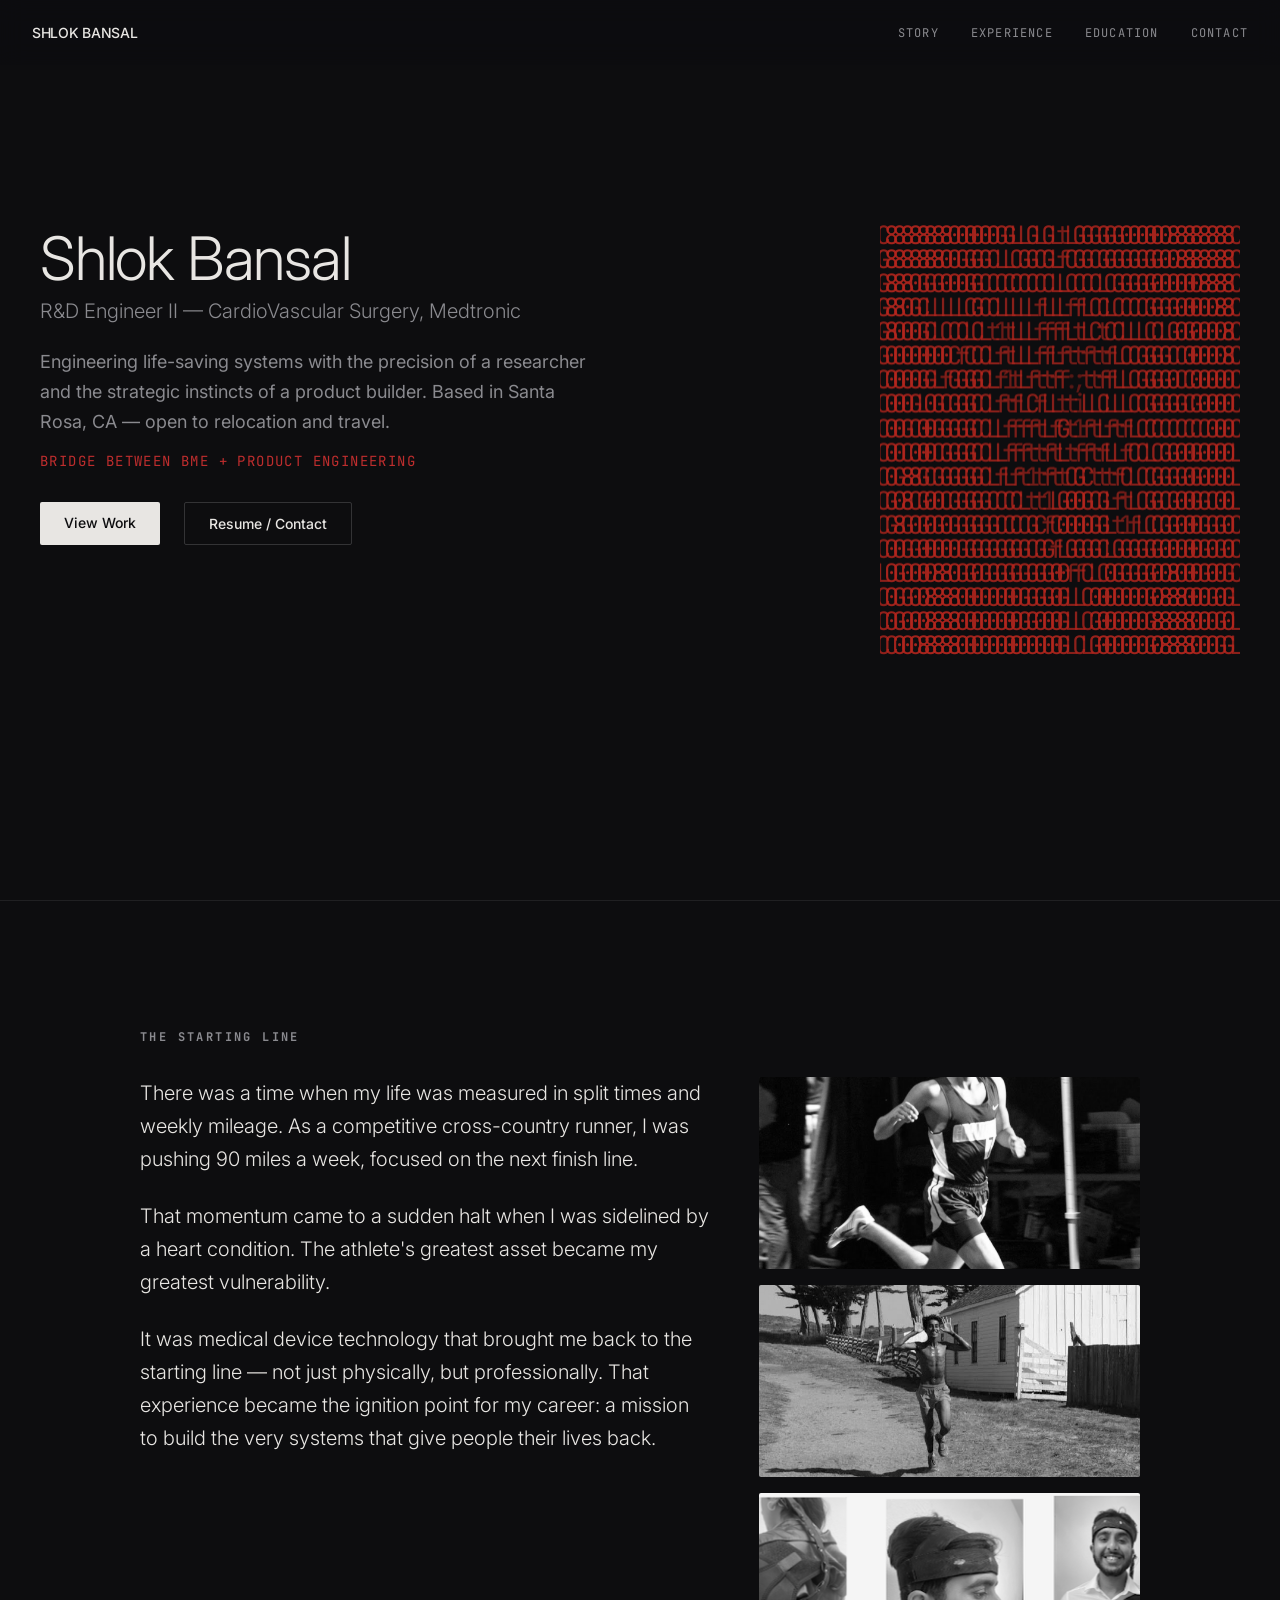
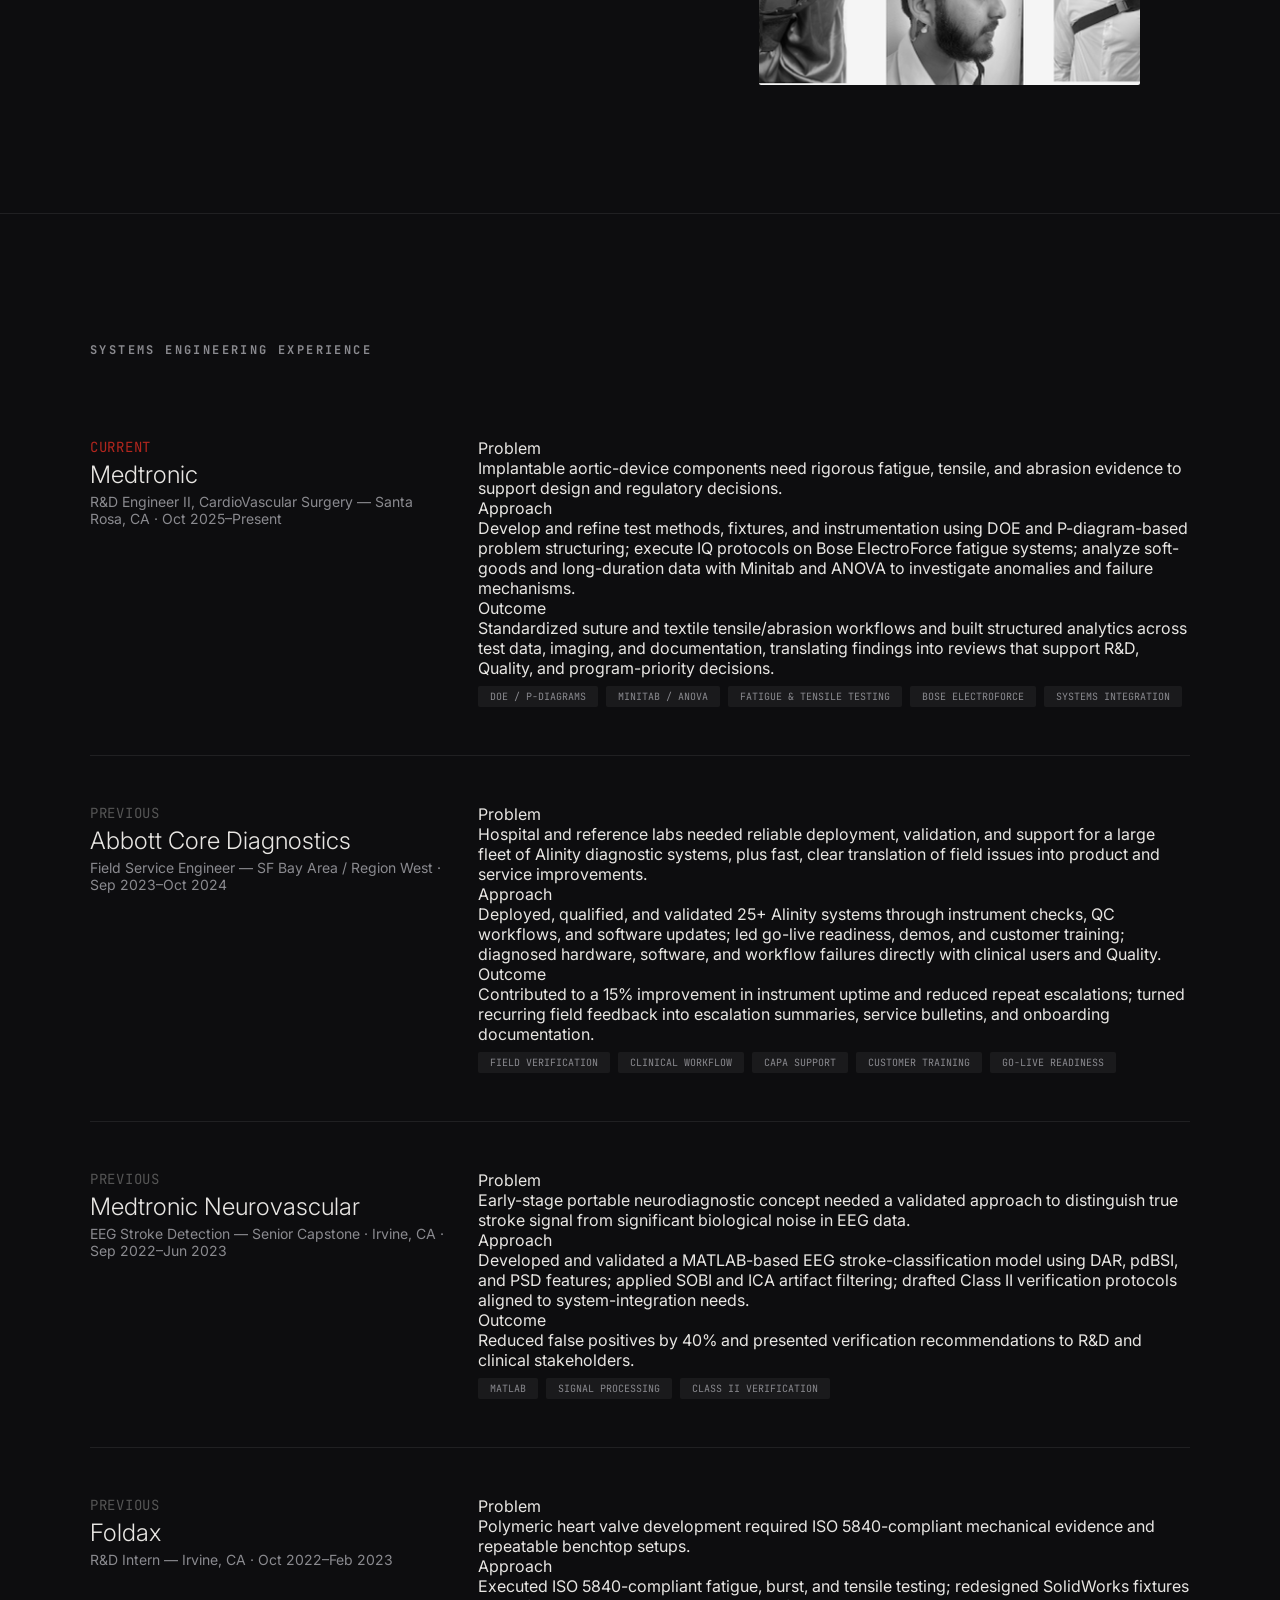
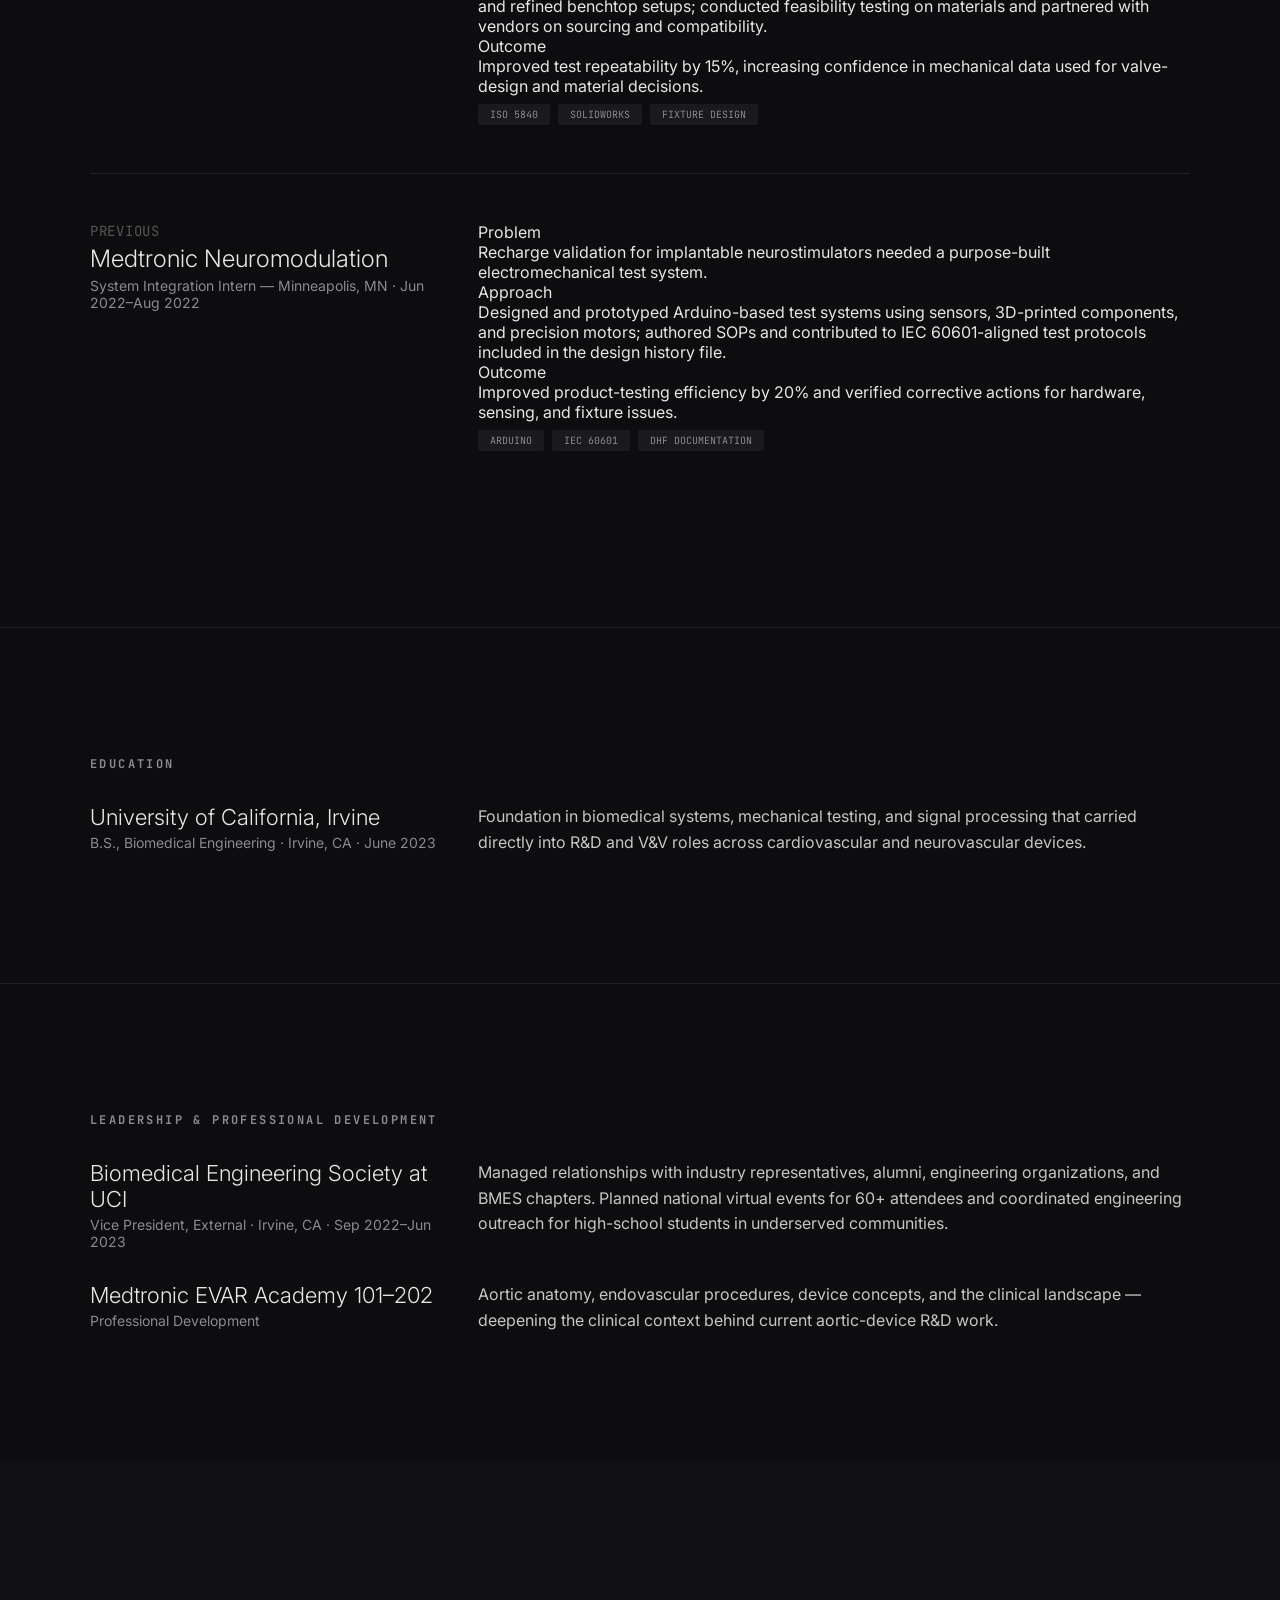
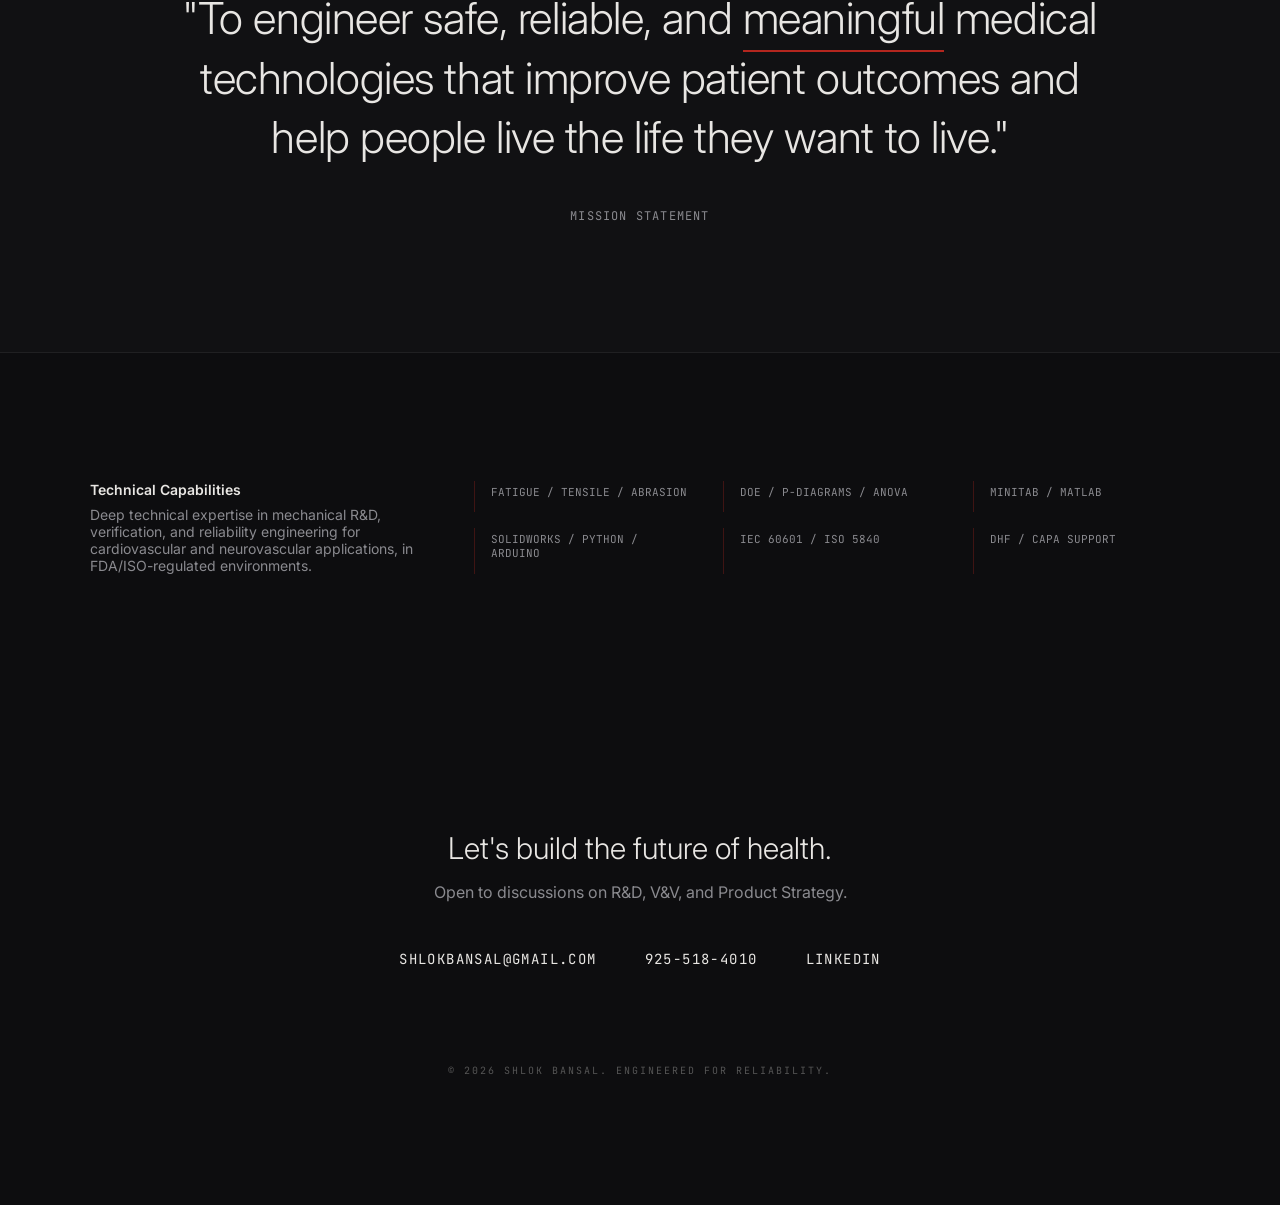
<file: shlok-portfolio.html>
<!DOCTYPE html>
<html lang="en">
<head>
<meta charset="UTF-8">
<meta name="viewport" content="width=device-width, initial-scale=1.0">
<title>Shlok Bansal — R&amp;D Engineer</title>
<link rel="preconnect" href="https://fonts.googleapis.com">
<link rel="preconnect" href="https://fonts.gstatic.com" crossorigin>
<link href="https://fonts.googleapis.com/css2?family=Inter:wght@300;400;500;600&family=JetBrains+Mono:wght@400;500&display=swap" rel="stylesheet">
<style>
* { box-sizing: border-box; margin: 0; padding: 0; }
body {
    font-family: 'Inter', sans-serif;
    background-color: #0d0d0f;
    color: #e8e6e3;
    scrollbar-width: thin;
    scrollbar-color: #222 #0d0d0f;
}
::selection { background-color: #7f1d1d; color: #fff; }
.font-mono { font-family: 'JetBrains Mono', monospace; }
.wrap { max-width: 1200px; margin: 0 auto; padding: 0 2rem; }

nav {
    position: fixed; top: 0; width: 100%; z-index: 50;
    padding: 1.5rem 2rem; display: flex; justify-content: space-between; align-items: center;
    background: rgba(13,13,15,0.8); backdrop-filter: blur(12px);
}
nav .brand { font-size: 0.875rem; font-weight: 500; letter-spacing: -0.02em; }
nav .links { display: flex; gap: 2rem; font-size: 0.75rem; font-family: 'JetBrains Mono', monospace; color: #8a8a8f; text-transform: uppercase; letter-spacing: 0.1em; }
nav .links a { color: inherit; text-decoration: none; transition: color .15s ease; }
nav .links a:hover { color: #e8e6e3; }

section { padding: 8rem 2rem; }
.thin-divider { border-top: 1px solid rgba(138,138,143,0.15); }

#hero { min-height: 100vh; display: flex; align-items: center; padding-top: 7rem; }
.hero-grid {
    max-width: 1200px; margin: 0 auto; width: 100%;
    display: grid; grid-template-columns: 1fr; gap: 3rem; align-items: start;
}
@media (min-width: 900px) { .hero-grid { grid-template-columns: 1fr 1fr; } }
.hero-left { max-width: 560px; }
.hero-left h1 { font-size: 3rem; font-weight: 300; letter-spacing: -0.02em; line-height: 1.1; }
@media (min-width: 900px) { .hero-left h1 { font-size: 3.75rem; } }
.hero-left .role { font-size: 1.25rem; color: #8a8a8f; font-weight: 300; margin-top: 0.5rem; }
.hero-left p.lead { font-size: 1.125rem; line-height: 1.65; color: #8a8a8f; margin-top: 1.5rem; }
.hero-left .bridge { font-size: 0.875rem; font-family: 'JetBrains Mono', monospace; color: #d33; opacity: .85; text-transform: uppercase; letter-spacing: 0.1em; margin-top: 1rem; }
.hero-cta { display: flex; gap: 1.5rem; margin-top: 2rem; flex-wrap: wrap; }
.btn-solid { padding: 0.75rem 1.5rem; background: #e8e6e3; color: #0d0d0f; font-size: 0.875rem; font-weight: 500; border-radius: 2px; text-decoration: none; transition: background .15s ease; }
.btn-solid:hover { background: #fff; }
.btn-outline { padding: 0.75rem 1.5rem; border: 1px solid rgba(138,138,143,0.3); color: #e8e6e3; font-size: 0.875rem; font-weight: 500; border-radius: 2px; text-decoration: none; transition: border-color .15s ease; }
.btn-outline:hover { border-color: #e8e6e3; }

.hero-right { display: flex; justify-content: center; }
@media (min-width: 900px) { .hero-right { justify-content: flex-end; } }
.ascii-heart {
    all: unset;
    position: relative;
    display: block;
    width: 300px;
    aspect-ratio: 260 / 313;
    cursor: pointer;
}
@media (min-width: 900px) { .ascii-heart { width: 360px; } }
.ascii-heart canvas { display: block; width: 100%; height: 100%; }
.ascii-heart .hint {
    position: absolute; left: 50%; bottom: -1.75rem; transform: translateX(-50%);
    font-family: 'JetBrains Mono', monospace; font-size: 10px; letter-spacing: 0.1em;
    text-transform: uppercase; color: #8a8a8f; opacity: 0; transition: opacity .25s ease;
    white-space: nowrap;
}
.ascii-heart:hover .hint { opacity: 1; }

#story .story-inner { max-width: 1000px; margin: 0 auto; }
.eyebrow { font-size: 0.75rem; font-family: 'JetBrains Mono', monospace; text-transform: uppercase; letter-spacing: 0.2em; color: #8a8a8f; margin-bottom: 2rem; }
.story-grid { display: grid; grid-template-columns: 1fr; gap: 3rem; align-items: start; }
@media (min-width: 900px) { .story-grid { grid-template-columns: 3fr 2fr; } }
.story-text p { font-size: 1.25rem; font-weight: 300; line-height: 1.65; margin-bottom: 1.5rem; }
.photo-strip { display: flex; flex-direction: column; gap: 1rem; }
.photo-box { height: 12rem; background: #1a1a1c; border-radius: 2px; overflow: hidden; }
.photo-box .ph { width: 100%; height: 100%; object-fit: cover; display: block; background: #2a2a2c; filter: grayscale(100%); transition: filter .3s ease; }
.photo-box .ph:hover { filter: grayscale(0%) contrast(1.1) brightness(0.9) sepia(0.2) hue-rotate(-50deg); }

#experience .exp-inner { max-width: 1100px; margin: 0 auto; }
.exp-row { display: grid; grid-template-columns: 1fr; gap: 2rem; padding: 3rem 0; }
@media (min-width: 900px) { .exp-row { grid-template-columns: 1fr 2fr; } }
.exp-row:not(:last-child) { border-bottom: 1px solid rgba(138,138,143,0.15); }
.exp-tag { font-size: 0.875rem; font-family: 'JetBrains Mono', monospace; text-transform: uppercase; letter-spacing: 0.05em; }
.exp-tag.current { color: #b3261e; }
.exp-tag.previous { color: #555; }
.exp-role { font-size: 1.5rem; font-weight: 300; margin-top: 0.25rem; }
.exp-meta { color: #8a8a8f; font-size: 0.875rem; margin-top: 0.25rem; }
.exp-body p.label { font-size: 0.75rem; font-family: 'JetBrains Mono', monospace; text-transform: uppercase; color: #555; margin-bottom: 0.35rem; }
.exp-body p.text { font-size: 1rem; color: rgba(232,230,227,0.9); line-height: 1.55; margin-bottom: 1.25rem; }
.tag-row { display: flex; flex-wrap: wrap; gap: 0.5rem; margin-top: 0.5rem; }
.tag-row span { padding: 0.25rem 0.75rem; background: #1a1a1c; font-size: 10px; font-family: 'JetBrains Mono', monospace; color: #8a8a8f; text-transform: uppercase; border-radius: 2px; }

#education .edu-inner, #leadership .lead-inner { max-width: 1100px; margin: 0 auto; }
.edu-row { display: grid; grid-template-columns: 1fr; gap: 0.5rem 2rem; }
@media (min-width: 900px) { .edu-row { grid-template-columns: 1fr 2fr; } }
.edu-role { font-size: 1.375rem; font-weight: 300; }
.edu-meta { color: #8a8a8f; font-size: 0.875rem; margin-top: 0.25rem; }
.edu-detail { font-size: 1rem; color: rgba(232,230,227,0.85); line-height: 1.6; }

.mission { background: #111113; text-align: center; }
.mission-inner { max-width: 950px; margin: 0 auto; }
.mission h2 { font-size: 2.25rem; font-weight: 300; line-height: 1.35; letter-spacing: -0.01em; }
@media (min-width: 900px) { .mission h2 { font-size: 2.75rem; } }
.mission .hl { position: relative; }
.mission .hl::after { content: ''; position: absolute; left: 0; bottom: -0.4rem; width: 100%; height: 2px; background: #b3261e; }
.mission p { font-size: 0.75rem; font-family: 'JetBrains Mono', monospace; text-transform: uppercase; letter-spacing: 0.1em; color: #8a8a8f; margin-top: 2.5rem; }

.capabilities { display: flex; flex-direction: column; gap: 3rem; }
@media (min-width: 900px) { .capabilities { flex-direction: row; justify-content: space-between; } }
.cap-left h4 { font-size: 0.875rem; font-weight: 600; }
.cap-left p { font-size: 0.875rem; color: #8a8a8f; margin-top: 0.5rem; max-width: 340px; }
.cap-grid { display: grid; grid-template-columns: repeat(2, 1fr); gap: 1rem 2rem; }
@media (min-width: 700px) { .cap-grid { grid-template-columns: repeat(3, 1fr); } }
.cap-grid div { font-size: 11px; font-family: 'JetBrains Mono', monospace; color: #8a8a8f; border-left: 1px solid rgba(179,38,30,0.3); padding: 0.25rem 0 0.25rem 1rem; }

footer { background: #0d0d0f; text-align: center; padding: 8rem 2rem; }
footer .footer-inner { max-width: 1000px; margin: 0 auto; display: flex; flex-direction: column; align-items: center; gap: 3rem; }
footer h2 { font-size: 1.875rem; font-weight: 300; }
footer .sub { color: #8a8a8f; margin-top: 1rem; }
.contact-links { display: flex; flex-direction: column; gap: 1rem; font-size: 0.875rem; font-family: 'JetBrains Mono', monospace; text-transform: uppercase; letter-spacing: 0.1em; }
@media (min-width: 700px) { .contact-links { flex-direction: row; gap: 3rem; } }
.contact-links a { color: inherit; text-decoration: none; transition: color .15s ease; }
.contact-links a:hover { color: #b3261e; }
.copyright { font-size: 10px; font-family: 'JetBrains Mono', monospace; color: #555; text-transform: uppercase; letter-spacing: 0.2em; padding-top: 3rem; }
</style>
</head>
<body>

<nav>
    <div class="brand">SHLOK BANSAL</div>
    <div class="links">
        <a href="#story">Story</a>
        <a href="#experience">Experience</a>
        <a href="#education">Education</a>
        <a href="#contact">Contact</a>
    </div>
</nav>

<main>

<section id="hero">
    <div class="hero-grid">
        <div class="hero-left">
            <h1>Shlok Bansal</h1>
            <p class="role">R&amp;D Engineer II — CardioVascular Surgery, Medtronic</p>
            <p class="lead">Engineering life-saving systems with the precision of a researcher and the strategic instincts of a product builder. Based in Santa Rosa, CA — open to relocation and travel.</p>
            <p class="bridge">Bridge between BME + Product Engineering</p>
            <div class="hero-cta">
                <a href="#experience" class="btn-solid">View Work</a>
                <a href="#contact" class="btn-outline">Resume / Contact</a>
            </div>
        </div>
        <div class="hero-right">
            <button class="ascii-heart" id="asciiHeart" aria-label="Anatomical heart, click for color">
                <canvas id="asciiHeartCanvas"></canvas>
                <span class="hint" id="asciiHeartHint">click for color</span>
            </button>
        </div>
    </div>
</section>

<section id="story" class="thin-divider">
    <div class="story-inner">
        <h2 class="eyebrow">The Starting Line</h2>
        <div class="story-grid">
            <div class="story-text">
                <p>There was a time when my life was measured in split times and weekly mileage. As a competitive cross-country runner, I was pushing 90 miles a week, focused on the next finish line.</p>
                <p>That momentum came to a sudden halt when I was sidelined by a heart condition. The athlete's greatest asset became my greatest vulnerability.</p>
                <p>It was medical device technology that brought me back to the starting line — not just physically, but professionally. That experience became the ignition point for my career: a mission to build the very systems that give people their lives back.</p>
            </div>
            <div class="photo-strip">
                <div class="photo-box"><img class="ph" src="IMG_5718.PNG" alt="Race day — finish line sprint"></div>
                <div class="photo-box"><img class="ph" src="IMG_5726.PNG" alt="Recovery — a run for the joy of it"></div>
                <div class="photo-box"><img class="ph" src="device_example.png" alt="Engineering roots — EEG stroke-detection wearable prototype"></div>
            </div>
        </div>
    </div>
</section>

<section id="experience" class="thin-divider">
    <div class="exp-inner">
        <h2 class="eyebrow">Systems Engineering Experience</h2>

        <div class="exp-row">
            <div>
                <div class="exp-tag current">Current</div>
                <h3 class="exp-role">Medtronic</h3>
                <p class="exp-meta">R&amp;D Engineer II, CardioVascular Surgery — Santa Rosa, CA · Oct 2025–Present</p>
            </div>
            <div>
                <p class="label">Problem</p>
                <p class="text">Implantable aortic-device components need rigorous fatigue, tensile, and abrasion evidence to support design and regulatory decisions.</p>
                <p class="label">Approach</p>
                <p class="text">Develop and refine test methods, fixtures, and instrumentation using DOE and P-diagram-based problem structuring; execute IQ protocols on Bose ElectroForce fatigue systems; analyze soft-goods and long-duration data with Minitab and ANOVA to investigate anomalies and failure mechanisms.</p>
                <p class="label">Outcome</p>
                <p class="text">Standardized suture and textile tensile/abrasion workflows and built structured analytics across test data, imaging, and documentation, translating findings into reviews that support R&amp;D, Quality, and program-priority decisions.</p>
                <div class="tag-row">
                    <span>DOE / P-Diagrams</span><span>Minitab / ANOVA</span><span>Fatigue &amp; Tensile Testing</span>
                    <span>Bose ElectroForce</span><span>Systems Integration</span>
                </div>
            </div>
        </div>

        <div class="exp-row">
            <div>
                <div class="exp-tag previous">Previous</div>
                <h3 class="exp-role">Abbott Core Diagnostics</h3>
                <p class="exp-meta">Field Service Engineer — SF Bay Area / Region West · Sep 2023–Oct 2024</p>
            </div>
            <div>
                <p class="label">Problem</p>
                <p class="text">Hospital and reference labs needed reliable deployment, validation, and support for a large fleet of Alinity diagnostic systems, plus fast, clear translation of field issues into product and service improvements.</p>
                <p class="label">Approach</p>
                <p class="text">Deployed, qualified, and validated 25+ Alinity systems through instrument checks, QC workflows, and software updates; led go-live readiness, demos, and customer training; diagnosed hardware, software, and workflow failures directly with clinical users and Quality.</p>
                <p class="label">Outcome</p>
                <p class="text">Contributed to a 15% improvement in instrument uptime and reduced repeat escalations; turned recurring field feedback into escalation summaries, service bulletins, and onboarding documentation.</p>
                <div class="tag-row">
                    <span>Field Verification</span><span>Clinical Workflow</span><span>CAPA Support</span>
                    <span>Customer Training</span><span>Go-Live Readiness</span>
                </div>
            </div>
        </div>

        <div class="exp-row">
            <div>
                <div class="exp-tag previous">Previous</div>
                <h3 class="exp-role">Medtronic Neurovascular</h3>
                <p class="exp-meta">EEG Stroke Detection — Senior Capstone · Irvine, CA · Sep 2022–Jun 2023</p>
            </div>
            <div>
                <p class="label">Problem</p>
                <p class="text">Early-stage portable neurodiagnostic concept needed a validated approach to distinguish true stroke signal from significant biological noise in EEG data.</p>
                <p class="label">Approach</p>
                <p class="text">Developed and validated a MATLAB-based EEG stroke-classification model using DAR, pdBSI, and PSD features; applied SOBI and ICA artifact filtering; drafted Class II verification protocols aligned to system-integration needs.</p>
                <p class="label">Outcome</p>
                <p class="text">Reduced false positives by 40% and presented verification recommendations to R&amp;D and clinical stakeholders.</p>
                <div class="tag-row">
                    <span>MATLAB</span><span>Signal Processing</span><span>Class II Verification</span>
                </div>
            </div>
        </div>

        <div class="exp-row">
            <div>
                <div class="exp-tag previous">Previous</div>
                <h3 class="exp-role">Foldax</h3>
                <p class="exp-meta">R&amp;D Intern — Irvine, CA · Oct 2022–Feb 2023</p>
            </div>
            <div>
                <p class="label">Problem</p>
                <p class="text">Polymeric heart valve development required ISO 5840-compliant mechanical evidence and repeatable benchtop setups.</p>
                <p class="label">Approach</p>
                <p class="text">Executed ISO 5840-compliant fatigue, burst, and tensile testing; redesigned SolidWorks fixtures and refined benchtop setups; conducted feasibility testing on materials and partnered with vendors on sourcing and compatibility.</p>
                <p class="label">Outcome</p>
                <p class="text">Improved test repeatability by 15%, increasing confidence in mechanical data used for valve-design and material decisions.</p>
                <div class="tag-row">
                    <span>ISO 5840</span><span>SolidWorks</span><span>Fixture Design</span>
                </div>
            </div>
        </div>

        <div class="exp-row">
            <div>
                <div class="exp-tag previous">Previous</div>
                <h3 class="exp-role">Medtronic Neuromodulation</h3>
                <p class="exp-meta">System Integration Intern — Minneapolis, MN · Jun 2022–Aug 2022</p>
            </div>
            <div>
                <p class="label">Problem</p>
                <p class="text">Recharge validation for implantable neurostimulators needed a purpose-built electromechanical test system.</p>
                <p class="label">Approach</p>
                <p class="text">Designed and prototyped Arduino-based test systems using sensors, 3D-printed components, and precision motors; authored SOPs and contributed to IEC 60601-aligned test protocols included in the design history file.</p>
                <p class="label">Outcome</p>
                <p class="text">Improved product-testing efficiency by 20% and verified corrective actions for hardware, sensing, and fixture issues.</p>
                <div class="tag-row">
                    <span>Arduino</span><span>IEC 60601</span><span>DHF Documentation</span>
                </div>
            </div>
        </div>
    </div>
</section>

<section id="education" class="thin-divider">
    <div class="edu-inner">
        <h2 class="eyebrow">Education</h2>
        <div class="edu-row">
            <div>
                <h3 class="edu-role">University of California, Irvine</h3>
                <p class="edu-meta">B.S., Biomedical Engineering · Irvine, CA · June 2023</p>
            </div>
            <div class="edu-detail">
                Foundation in biomedical systems, mechanical testing, and signal processing that carried directly into R&amp;D and V&amp;V roles across cardiovascular and neurovascular devices.
            </div>
        </div>
    </div>
</section>

<section id="leadership" class="thin-divider">
    <div class="lead-inner">
        <h2 class="eyebrow">Leadership &amp; Professional Development</h2>
        <div class="edu-row" style="margin-bottom: 2rem;">
            <div>
                <h3 class="edu-role">Biomedical Engineering Society at UCI</h3>
                <p class="edu-meta">Vice President, External · Irvine, CA · Sep 2022–Jun 2023</p>
            </div>
            <div class="edu-detail">
                Managed relationships with industry representatives, alumni, engineering organizations, and BMES chapters. Planned national virtual events for 60+ attendees and coordinated engineering outreach for high-school students in underserved communities.
            </div>
        </div>
        <div class="edu-row">
            <div>
                <h3 class="edu-role">Medtronic EVAR Academy 101–202</h3>
                <p class="edu-meta">Professional Development</p>
            </div>
            <div class="edu-detail">
                Aortic anatomy, endovascular procedures, device concepts, and the clinical landscape — deepening the clinical context behind current aortic-device R&amp;D work.
            </div>
        </div>
    </div>
</section>

<section class="mission">
    <div class="mission-inner">
        <h2>"To engineer safe, reliable, and <span class="hl">meaningful</span> medical technologies that improve patient outcomes and help people live the life they want to live."</h2>
        <p>Mission Statement</p>
    </div>
</section>

<section class="thin-divider">
    <div class="capabilities" style="max-width:1100px;margin:0 auto;">
        <div class="cap-left">
            <h4>Technical Capabilities</h4>
            <p>Deep technical expertise in mechanical R&amp;D, verification, and reliability engineering for cardiovascular and neurovascular applications, in FDA/ISO-regulated environments.</p>
        </div>
        <div class="cap-grid">
            <div>FATIGUE / TENSILE / ABRASION</div>
            <div>DOE / P-DIAGRAMS / ANOVA</div>
            <div>MINITAB / MATLAB</div>
            <div>SOLIDWORKS / PYTHON / ARDUINO</div>
            <div>IEC 60601 / ISO 5840</div>
            <div>DHF / CAPA SUPPORT</div>
        </div>
    </div>
</section>

<footer id="contact">
    <div class="footer-inner">
        <div>
            <h2>Let's build the future of health.</h2>
            <p class="sub">Open to discussions on R&amp;D, V&amp;V, and Product Strategy.</p>
        </div>
        <div class="contact-links">
            <a href="mailto:shlokbansal@gmail.com">shlokbansal@gmail.com</a>
            <a href="tel:9255184010">925-518-4010</a>
            <a href="https://linkedin.com/in/shlok-bansal" target="_blank">LinkedIn</a>
        </div>
        <div class="copyright">© 2026 Shlok Bansal. Engineered for reliability.</div>
    </div>
</footer>

</main>

<script>
const HEART_IMG_SRC = "[data-uri]";

const COLS = 46;
const RAMP = " .,:;i1tfLCG08@";
const CELL_ASPECT = 0.58;

(function() {
    const button = document.getElementById('asciiHeart');
    const canvas = document.getElementById('asciiHeartCanvas');
    const hint = document.getElementById('asciiHeartHint');
    const ctx = canvas.getContext('2d');
    const reduce = window.matchMedia && window.matchMedia('(prefers-reduced-motion: reduce)').matches;

    let grid = null;
    let cellW = 0, cellH = 0, fontSize = 0, dpr = 1;
    let raf = null, running = false;
    let mouse = { x: -1e4, y: -1e4 };
    let hover = 0;
    let mix = 0;
    let colored = false;
    let startTime = 0;

    const BASE = [179, 38, 30];   // resting red (#b3261e)

    const img = new Image();
    img.src = HEART_IMG_SRC;

    function clamp8(v) { return v < 0 ? 0 : v > 255 ? 255 : v; }

    function buildGrid() {
        const aspect = img.height / img.width;
        const rows = Math.max(1, Math.round(COLS * aspect * CELL_ASPECT));
        const off = document.createElement('canvas');
        off.width = COLS; off.height = rows;
        const octx = off.getContext('2d', { willReadFrequently: true });
        octx.drawImage(img, 0, 0, COLS, rows);
        const data = octx.getImageData(0, 0, COLS, rows).data;
        const SAT = 1.5;
        const LIFT = 40;
        const cells = [];
        for (let i = 0; i < COLS * rows; i++) {
            const r = data[i * 4], g = data[i * 4 + 1], b = data[i * 4 + 2];
            const lum = (0.299 * r + 0.587 * g + 0.114 * b) / 255;
            const dark = 1 - lum;
            const ch = RAMP[Math.min(RAMP.length - 1, Math.max(0, Math.round(dark * (RAMP.length - 1))))];
            const avg = (r + g + b) / 3;
            let vr = clamp8(avg + (r - avg) * SAT);
            let vg = clamp8(avg + (g - avg) * SAT);
            let vb = clamp8(avg + (b - avg) * SAT);
            vr = LIFT + (vr * (255 - LIFT)) / 255;
            vg = LIFT + (vg * (255 - LIFT)) / 255;
            vb = LIFT + (vb * (255 - LIFT)) / 255;
            cells.push({ ch, dark, vr: Math.round(vr), vg: Math.round(vg), vb: Math.round(vb) });
        }
        grid = { cols: COLS, rows, cells };
    }

    function resize() {
        if (!grid) return;
        const rect = canvas.getBoundingClientRect();
        dpr = Math.min(window.devicePixelRatio || 1, 2);
        cellW = rect.width / grid.cols;
        cellH = rect.height / grid.rows;
        fontSize = cellH * 1.05;
        canvas.width = Math.round(rect.width * dpr);
        canvas.height = Math.round(rect.height * dpr);
        ctx.setTransform(dpr, 0, 0, dpr, 0, 0);
        ctx.textAlign = 'center';
        ctx.textBaseline = 'middle';
    }

    function draw(now) {
        if (!grid) return;
        const t = now - startTime;
        ctx.clearRect(0, 0, canvas.width, canvas.height);
        ctx.font = `${fontSize}px "JetBrains Mono", ui-monospace, monospace`;
        const { cols, rows, cells } = grid;
        for (let y = 0; y < rows; y++) {
            for (let x = 0; x < cols; x++) {
                const c = cells[y * cols + x];
                if (c.ch === ' ') continue;
                const px = x * cellW + cellW / 2;
                const py = y * cellH + cellH / 2;

                let dy = 0, boost = 0;
                if (hover > 0.001) {
                    const d = Math.hypot(px - mouse.x, py - mouse.y);
                    const fall = Math.exp(-d * 0.03);
                    const wave = Math.sin(d * 0.22 - t * 0.012) * fall;
                    dy = wave * fontSize * 0.6 * hover;
                    boost = fall * hover;
                }

                const baseA = 0.28 + 0.72 * c.dark;
                const a = Math.min(1, baseA + boost * 0.5);
                if (mix > 0.001) {
                    const r = Math.round(BASE[0] + (c.vr - BASE[0]) * mix);
                    const g = Math.round(BASE[1] + (c.vg - BASE[1]) * mix);
                    const b = Math.round(BASE[2] + (c.vb - BASE[2]) * mix);
                    ctx.fillStyle = `rgba(${r},${g},${b},${a})`;
                } else {
                    ctx.fillStyle = `rgba(${BASE[0]},${BASE[1]},${BASE[2]},${a})`;
                }
                ctx.fillText(c.ch, px, py + dy);
            }
        }
    }

    function tick(now) {
        const targetHover = mouse.x > -1e3 ? 1 : 0;
        hover += (targetHover - hover) * 0.12;
        const targetMix = colored ? 1 : 0;
        mix += (targetMix - mix) * 0.1;
        draw(now);
        const settled = Math.abs(hover - targetHover) < 0.004 && Math.abs(mix - targetMix) < 0.004 && targetHover === 0;
        if (settled) { running = false; raf = null; hover = targetHover; mix = targetMix; draw(now); return; }
        raf = requestAnimationFrame(tick);
    }

    function start() {
        if (running || reduce) return;
        running = true;
        startTime = startTime || performance.now();
        raf = requestAnimationFrame(tick);
    }

    function onMove(e) {
        const rect = canvas.getBoundingClientRect();
        mouse.x = e.clientX - rect.left;
        mouse.y = e.clientY - rect.top;
        start();
    }
    function onLeave() { mouse.x = -1e4; mouse.y = -1e4; start(); }
    function onResize() { resize(); if (!running) draw(performance.now()); }

    img.onload = function() {
        buildGrid();
        resize();
        startTime = performance.now();
        draw(startTime);
        canvas.addEventListener('mousemove', onMove);
        canvas.addEventListener('mouseleave', onLeave);
        window.addEventListener('resize', onResize);
    };

    button.addEventListener('click', function() {
        colored = !colored;
        hint.textContent = colored ? 'click to reset' : 'click for color';
        button.setAttribute('aria-label', colored ? 'Anatomical heart in color, click to reset' : 'Anatomical heart, click for color');
        start();
    });
})();
</script>

</body>
</html>
</file>
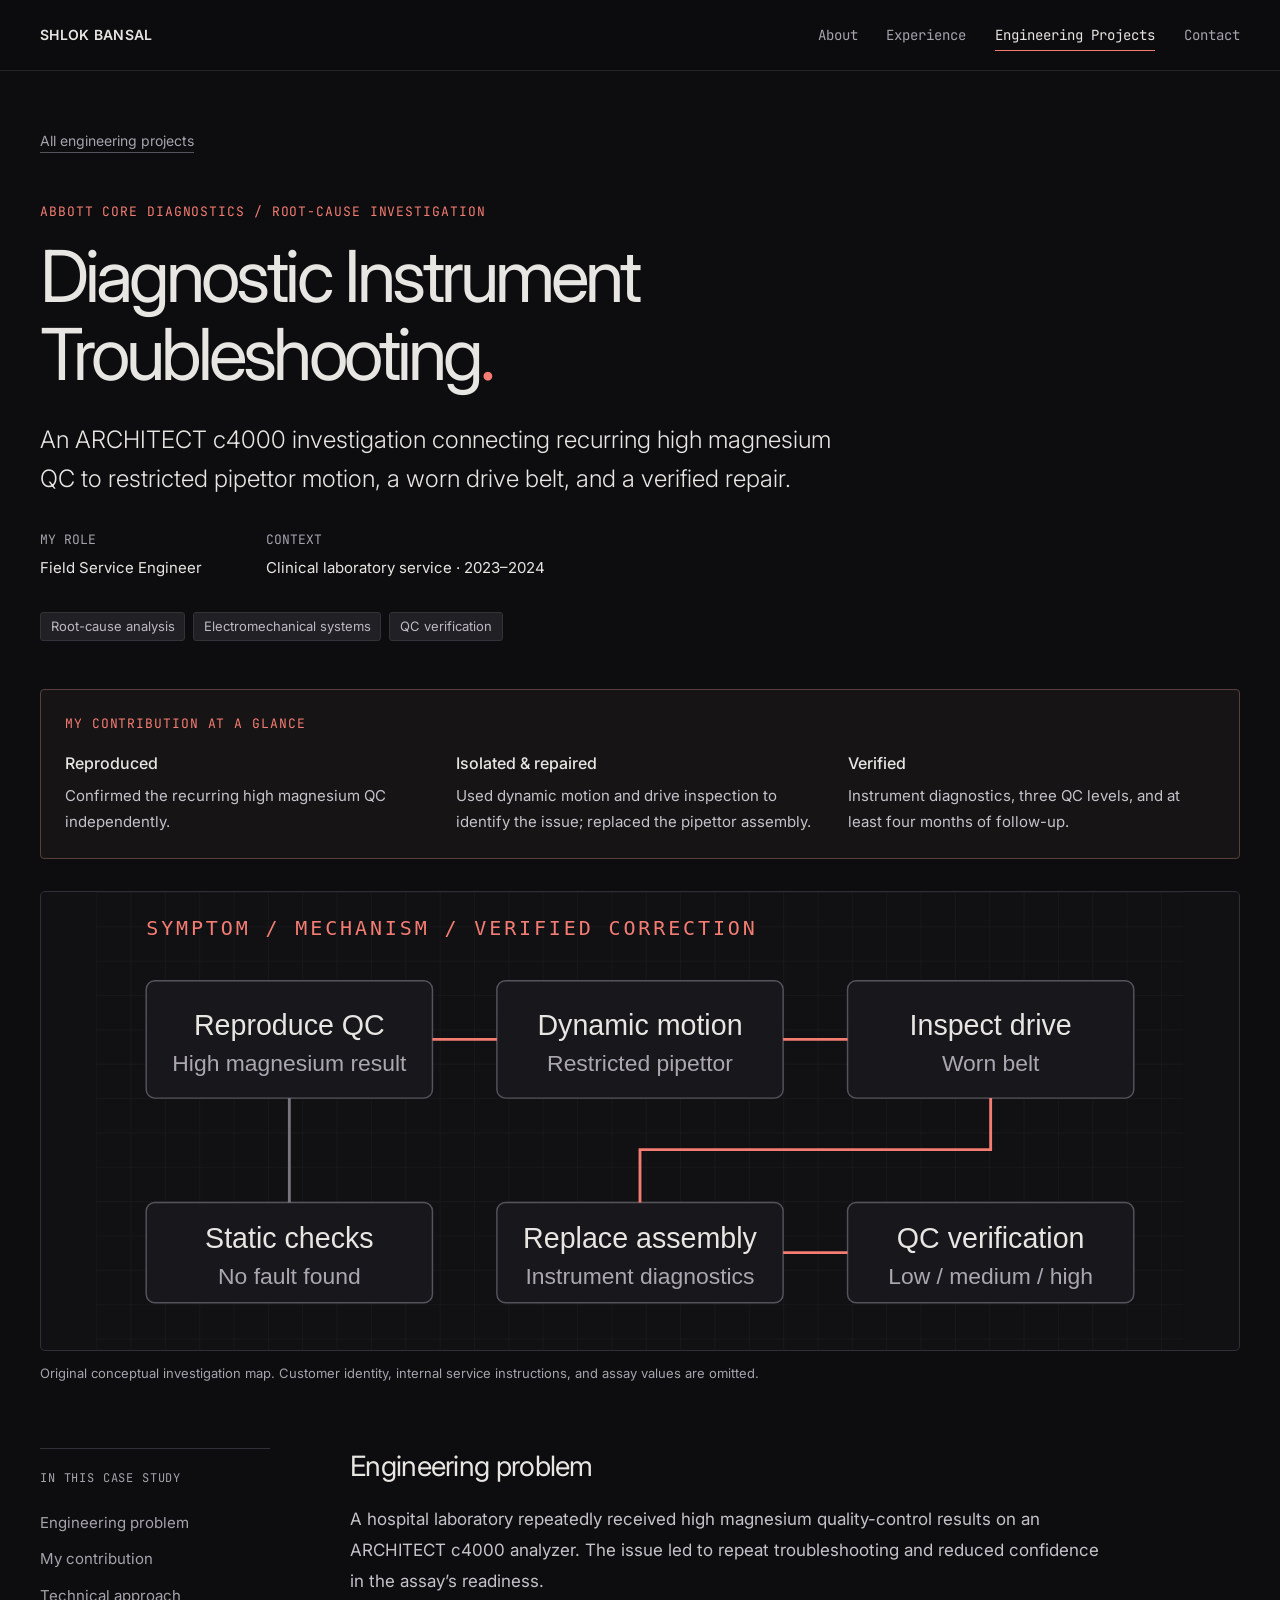
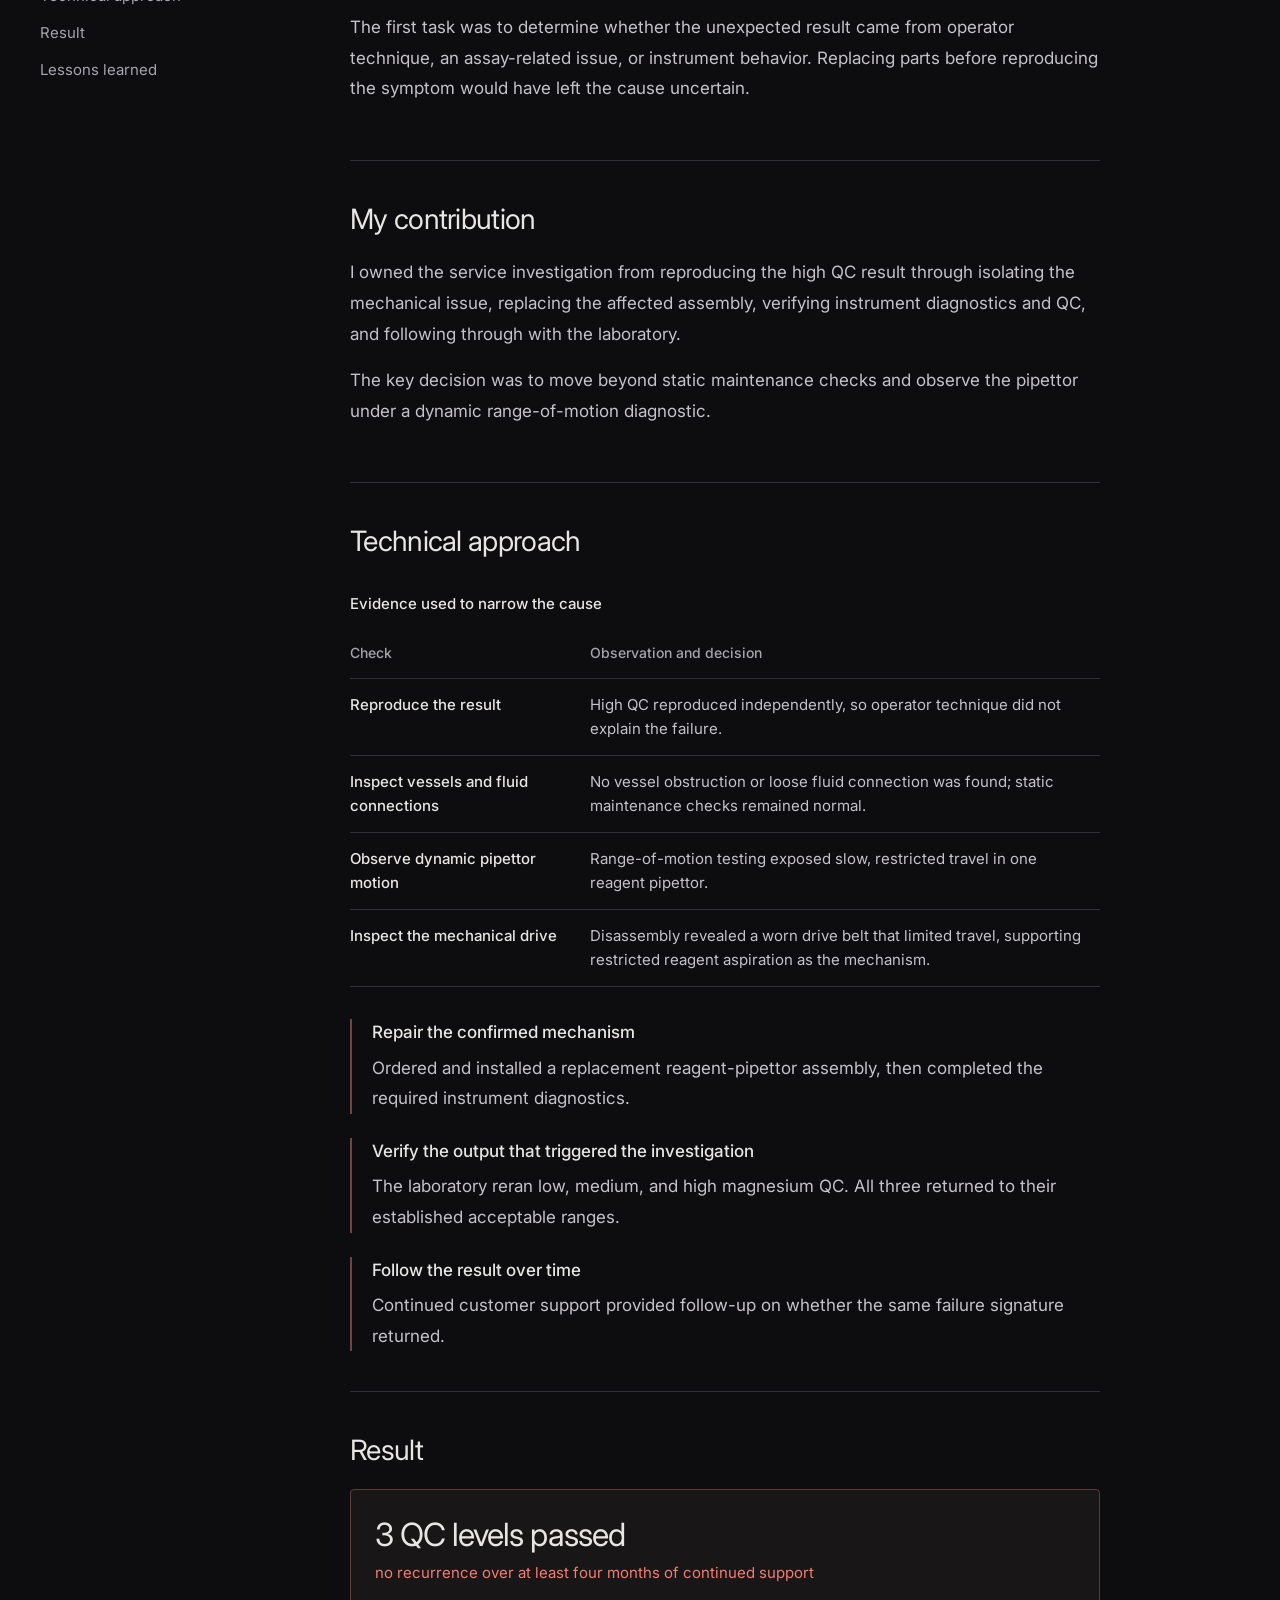
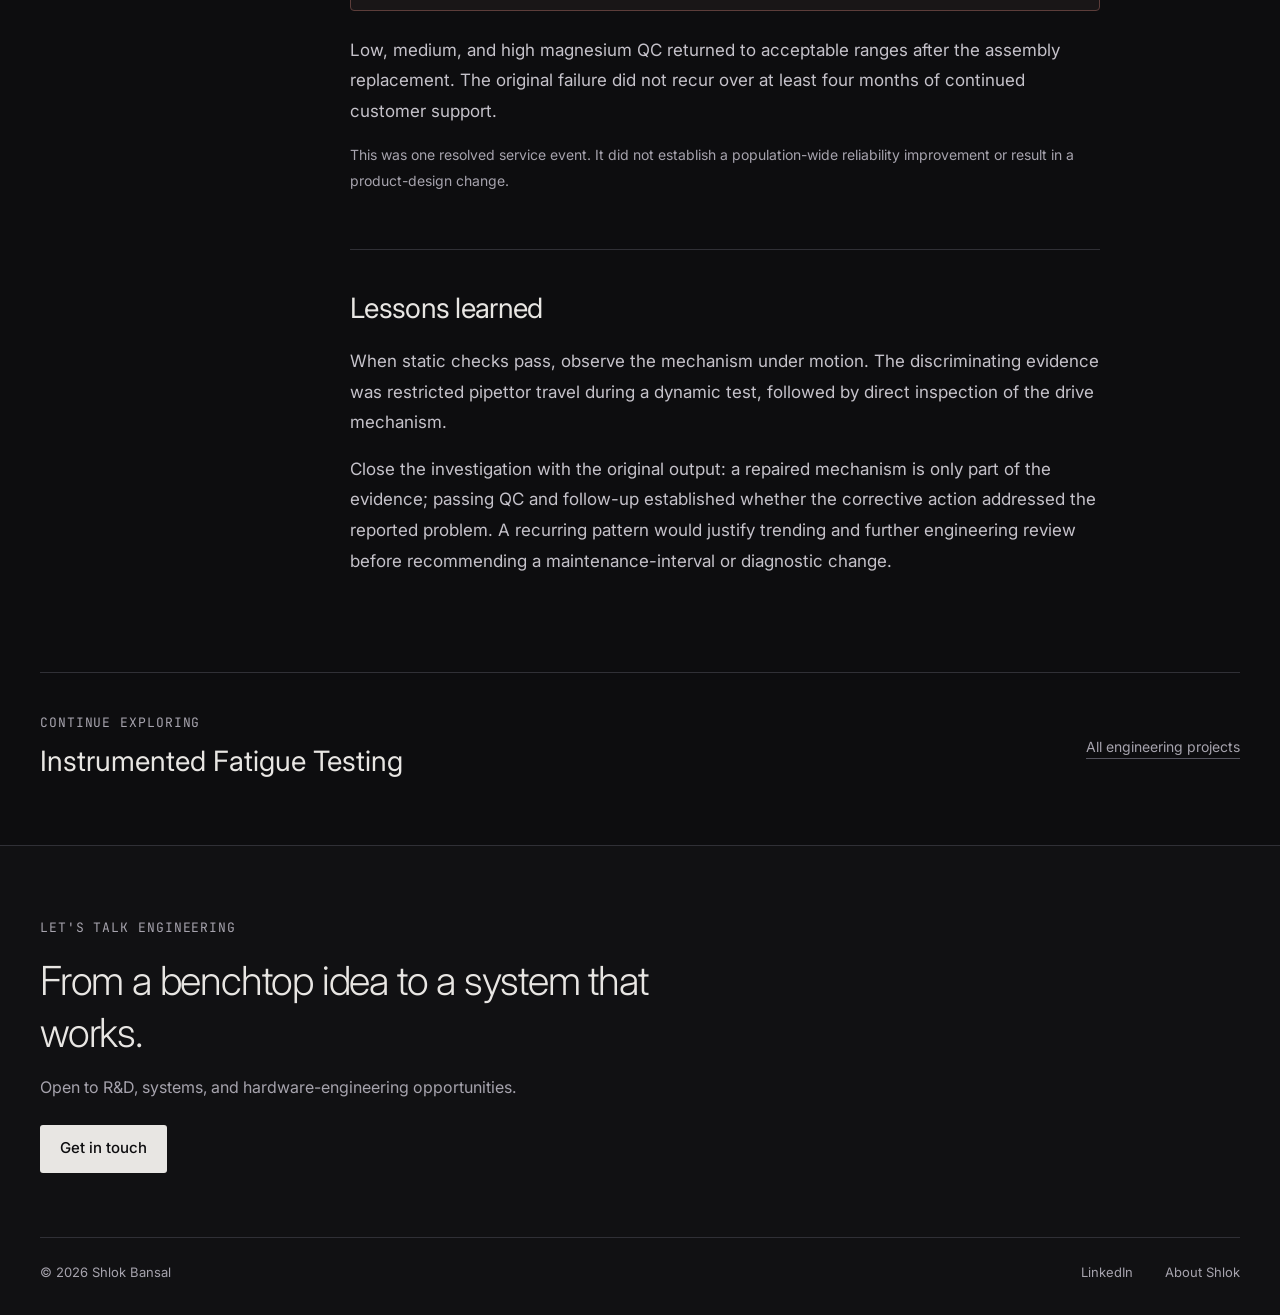
<file: projects/abbott-instrument-rca.html>
<!DOCTYPE html>
<html lang="en"><head><meta charset="UTF-8"><meta name="viewport" content="width=device-width, initial-scale=1.0">
<title>Diagnostic Instrument Troubleshooting — Shlok Bansal</title><meta name="description" content="An ARCHITECT c4000 investigation connecting recurring high magnesium QC to restricted pipettor motion, a worn drive belt, and a verified repair."><meta name="theme-color" content="#0d0d0f">
<meta property="og:title" content="Diagnostic Instrument Troubleshooting — Shlok Bansal"><meta property="og:description" content="An ARCHITECT c4000 investigation connecting recurring high magnesium QC to restricted pipettor motion, a worn drive belt, and a verified repair."><meta property="og:type" content="website">
<link rel="preconnect" href="https://fonts.googleapis.com"><link rel="preconnect" href="https://fonts.gstatic.com" crossorigin>
<link href="https://fonts.googleapis.com/css2?family=Inter:wght@300;400;500;600;700&family=JetBrains+Mono:wght@400;500&display=swap" rel="stylesheet">
<link rel="stylesheet" href="../engineering.css"><script src="../navigation.js" defer></script></head><body class="engineering-page"><a class="skip-link" href="#main-content">Skip to content</a>
<nav aria-label="Main navigation"><a class="brand" href="../index.html">SHLOK BANSAL</a><button class="menu-toggle" type="button" aria-expanded="false" aria-controls="main-menu">Menu</button><div class="links" id="main-menu">
<a href="../index.html#story">About</a><a href="../index.html#experience">Experience</a><a href="../projects.html" aria-current="page">Engineering Projects</a><a href="../index.html#contact">Contact</a></div></nav><main id="main-content" class="case-page"><a class="back-link" href="../projects.html">All engineering projects</a><header class="case-header"><p class="kicker accent">Abbott Core Diagnostics / Root-cause investigation</p><h1>Diagnostic Instrument Troubleshooting<span class="title-period">.</span></h1><p class="intro-lead">An ARCHITECT c4000 investigation connecting recurring high magnesium QC to restricted pipettor motion, a worn drive belt, and a verified repair.</p><dl class="case-meta"><div><dt>My role</dt><dd>Field Service Engineer</dd></div><div><dt>Context</dt><dd>Clinical laboratory service · 2023–2024</dd></div></dl><ul class="project-tags" aria-label="Technologies and skills"><li>Root-cause analysis</li><li>Electromechanical systems</li><li>QC verification</li></ul></header><aside class="ownership-brief" aria-label="My contribution at a glance"><p class="kicker accent">My contribution at a glance</p><ul><li><strong>Reproduced</strong><span>Confirmed the recurring high magnesium QC independently.</span></li><li><strong>Isolated &amp; repaired</strong><span>Used dynamic motion and drive inspection to identify the issue; replaced the pipettor assembly.</span></li><li><strong>Verified</strong><span>Instrument diagnostics, three QC levels, and at least four months of follow-up.</span></li></ul></aside><figure class="case-figure"><img src="../assets/diagrams/abbott-instrument-rca.svg" alt="Anonymized investigation pathway from high magnesium QC through dynamic pipettor testing and a worn drive belt to assembly replacement and passing QC." width="760" height="320"><figcaption>Original conceptual investigation map. Customer identity, internal service instructions, and assay values are omitted.</figcaption></figure><div class="case-content"><aside class="case-toc" aria-label="In this case study"><p class="kicker">In this case study</p><a href="#problem">Engineering problem</a><a href="#contribution">My contribution</a><a href="#approach">Technical approach</a><a href="#result">Result</a><a href="#lessons">Lessons learned</a></aside><div class="case-sections"><section id="problem"><h2>Engineering problem</h2><p>A hospital laboratory repeatedly received high magnesium quality-control results on an ARCHITECT c4000 analyzer. The issue led to repeat troubleshooting and reduced confidence in the assay’s readiness.</p><p>The first task was to determine whether the unexpected result came from operator technique, an assay-related issue, or instrument behavior. Replacing parts before reproducing the symptom would have left the cause uncertain.</p></section><section id="contribution"><h2>My contribution</h2><p>I owned the service investigation from reproducing the high QC result through isolating the mechanical issue, replacing the affected assembly, verifying instrument diagnostics and QC, and following through with the laboratory.</p><p>The key decision was to move beyond static maintenance checks and observe the pipettor under a dynamic range-of-motion diagnostic.</p></section><section id="approach"><h2>Technical approach</h2><div class="comparison-wrap"><table class="engineering-comparison"><caption>Evidence used to narrow the cause</caption><thead><tr><th scope="col">Check</th><th scope="col">Observation and decision</th></tr></thead><tbody><tr><th scope="row">Reproduce the result</th><td>High QC reproduced independently, so operator technique did not explain the failure.</td></tr><tr><th scope="row">Inspect vessels and fluid connections</th><td>No vessel obstruction or loose fluid connection was found; static maintenance checks remained normal.</td></tr><tr><th scope="row">Observe dynamic pipettor motion</th><td>Range-of-motion testing exposed slow, restricted travel in one reagent pipettor.</td></tr><tr><th scope="row">Inspect the mechanical drive</th><td>Disassembly revealed a worn drive belt that limited travel, supporting restricted reagent aspiration as the mechanism.</td></tr></tbody></table></div><ul class="approach-list"><li><h3>Repair the confirmed mechanism</h3><p>Ordered and installed a replacement reagent-pipettor assembly, then completed the required instrument diagnostics.</p></li><li><h3>Verify the output that triggered the investigation</h3><p>The laboratory reran low, medium, and high magnesium QC. All three returned to their established acceptable ranges.</p></li><li><h3>Follow the result over time</h3><p>Continued customer support provided follow-up on whether the same failure signature returned.</p></li></ul></section><section id="result"><h2>Result</h2><div class="result-callout"><p class="result-metric">3 QC levels passed</p><p class="result-label">no recurrence over at least four months of continued support</p></div><p>Low, medium, and high magnesium QC returned to acceptable ranges after the assembly replacement. The original failure did not recur over at least four months of continued customer support.</p><p class="scope-note">This was one resolved service event. It did not establish a population-wide reliability improvement or result in a product-design change.</p></section><section id="lessons"><h2>Lessons learned</h2><p>When static checks pass, observe the mechanism under motion. The discriminating evidence was restricted pipettor travel during a dynamic test, followed by direct inspection of the drive mechanism.</p><p>Close the investigation with the original output: a repaired mechanism is only part of the evidence; passing QC and follow-up established whether the corrective action addressed the reported problem. A recurring pattern would justify trending and further engineering review before recommending a maintenance-interval or diagnostic change.</p></section></div></div><div class="case-next"><div><p class="kicker">Continue exploring</p><a href="instrumented-fatigue.html">Instrumented Fatigue Testing</a></div><a class="back-link" href="../projects.html">All engineering projects</a></div></main><footer class="project-footer"><div><p class="kicker">Let's talk engineering</p><h2>From a benchtop idea to a system that works.</h2><p>Open to R&amp;D, systems, and hardware-engineering opportunities.</p><a class="btn-solid" href="mailto:shlokbansal@gmail.com">Get in touch</a></div><div class="footer-bottom"><span>© 2026 Shlok Bansal</span><a href="https://www.linkedin.com/in/shlok-bansal" target="_blank" rel="noopener noreferrer">LinkedIn</a><a href="../index.html">About Shlok</a></div></footer></body></html>
</file>
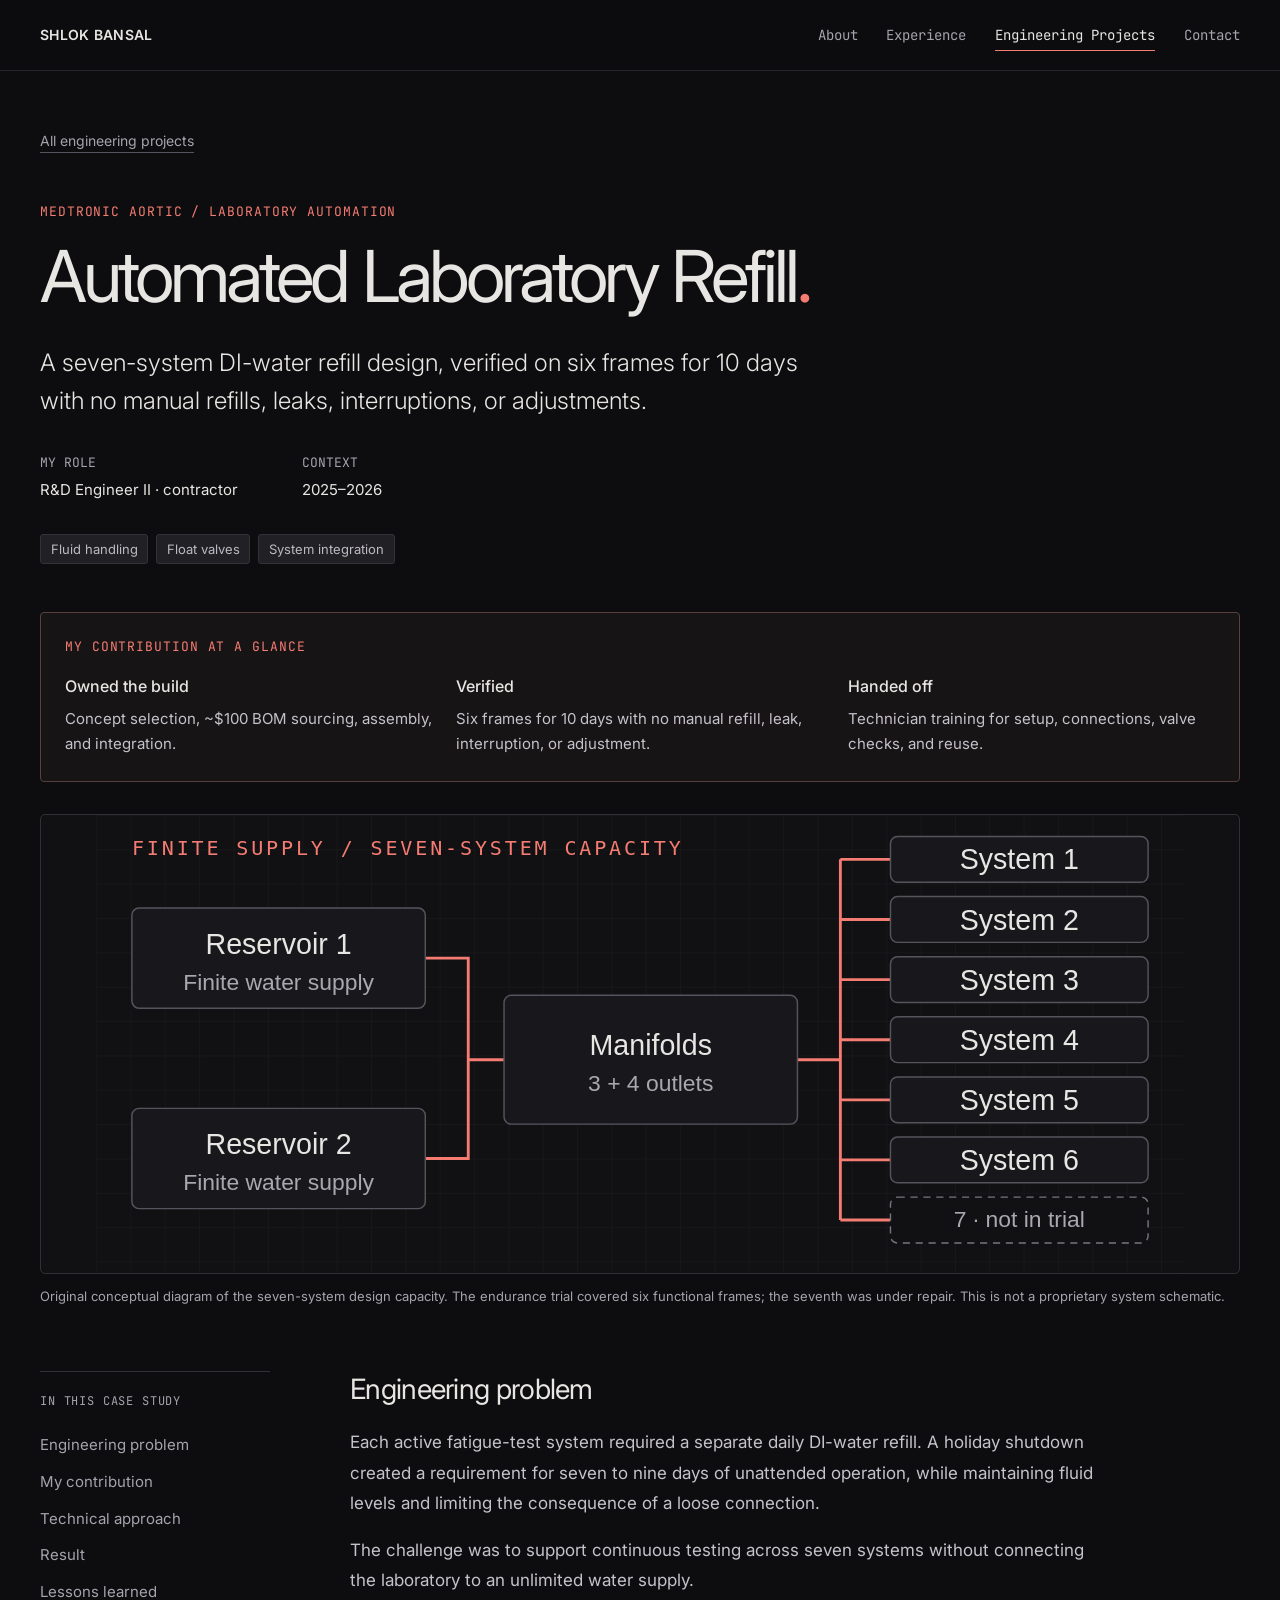
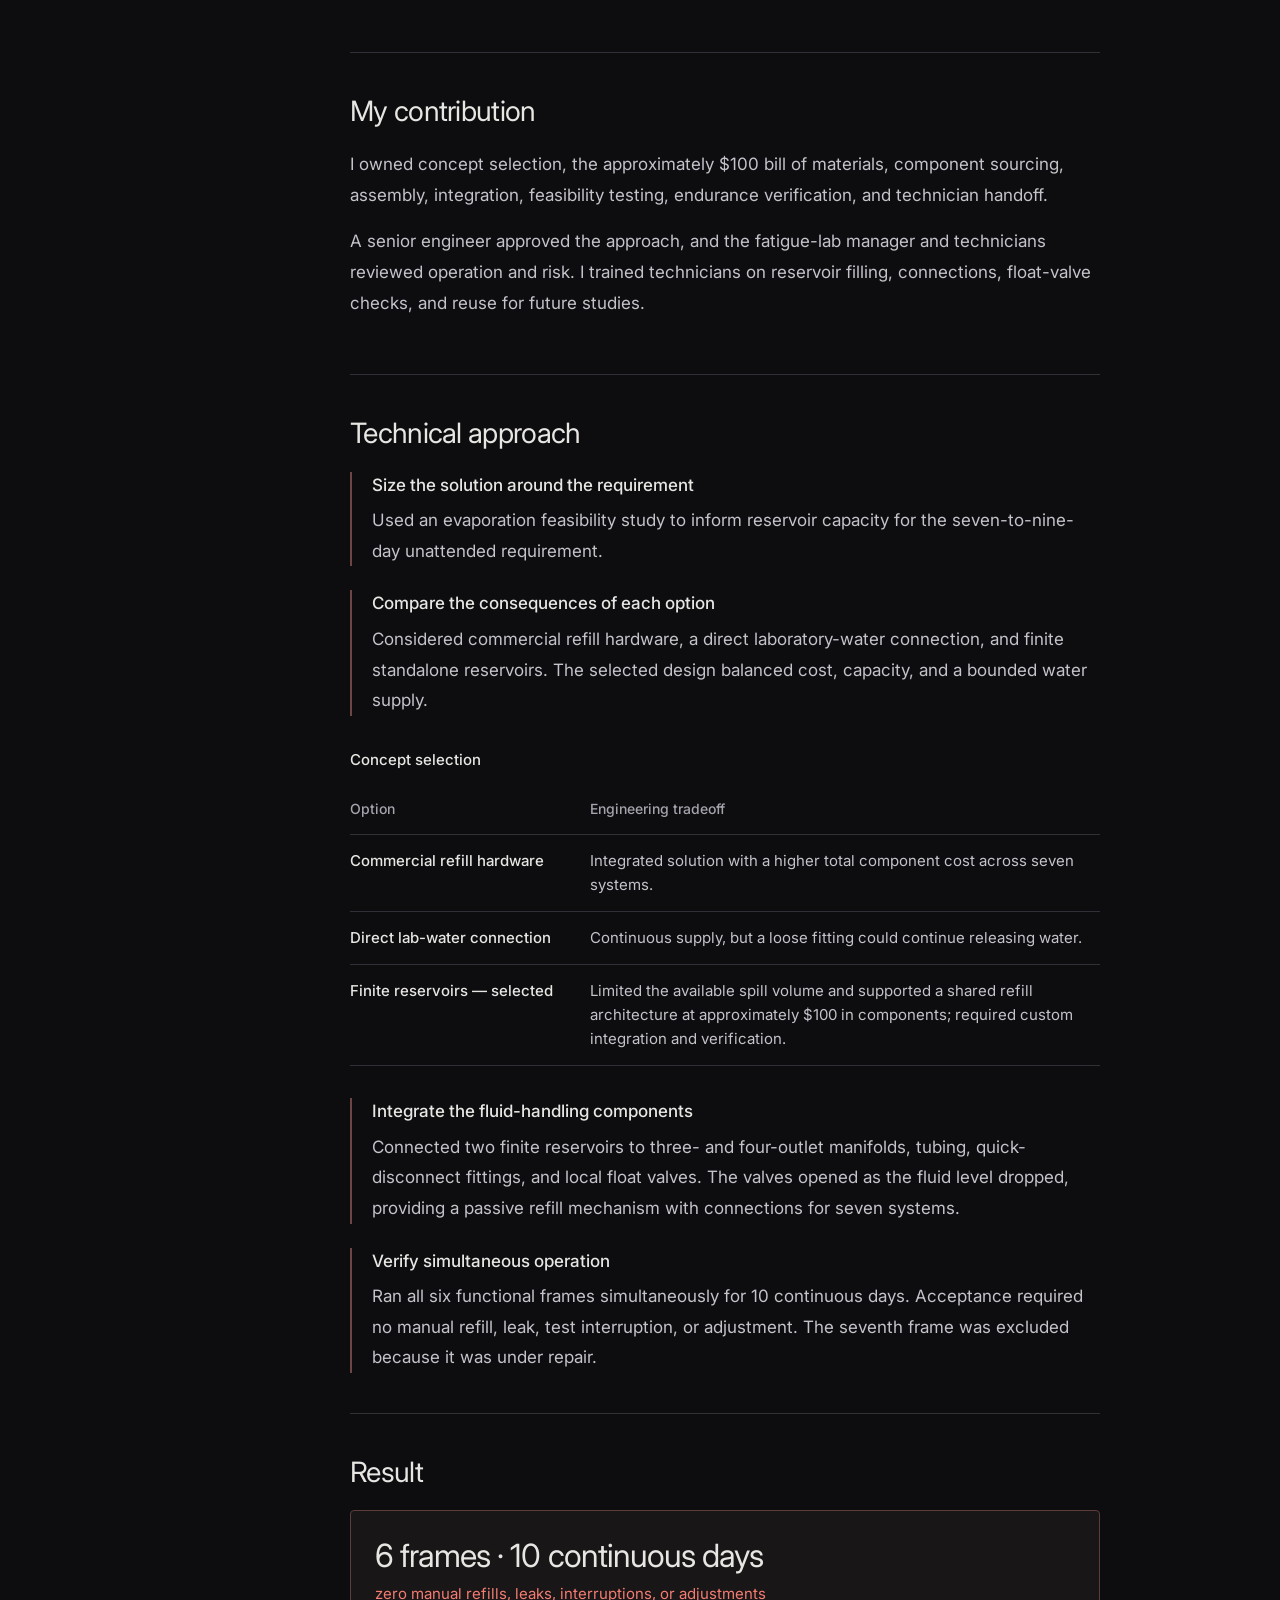
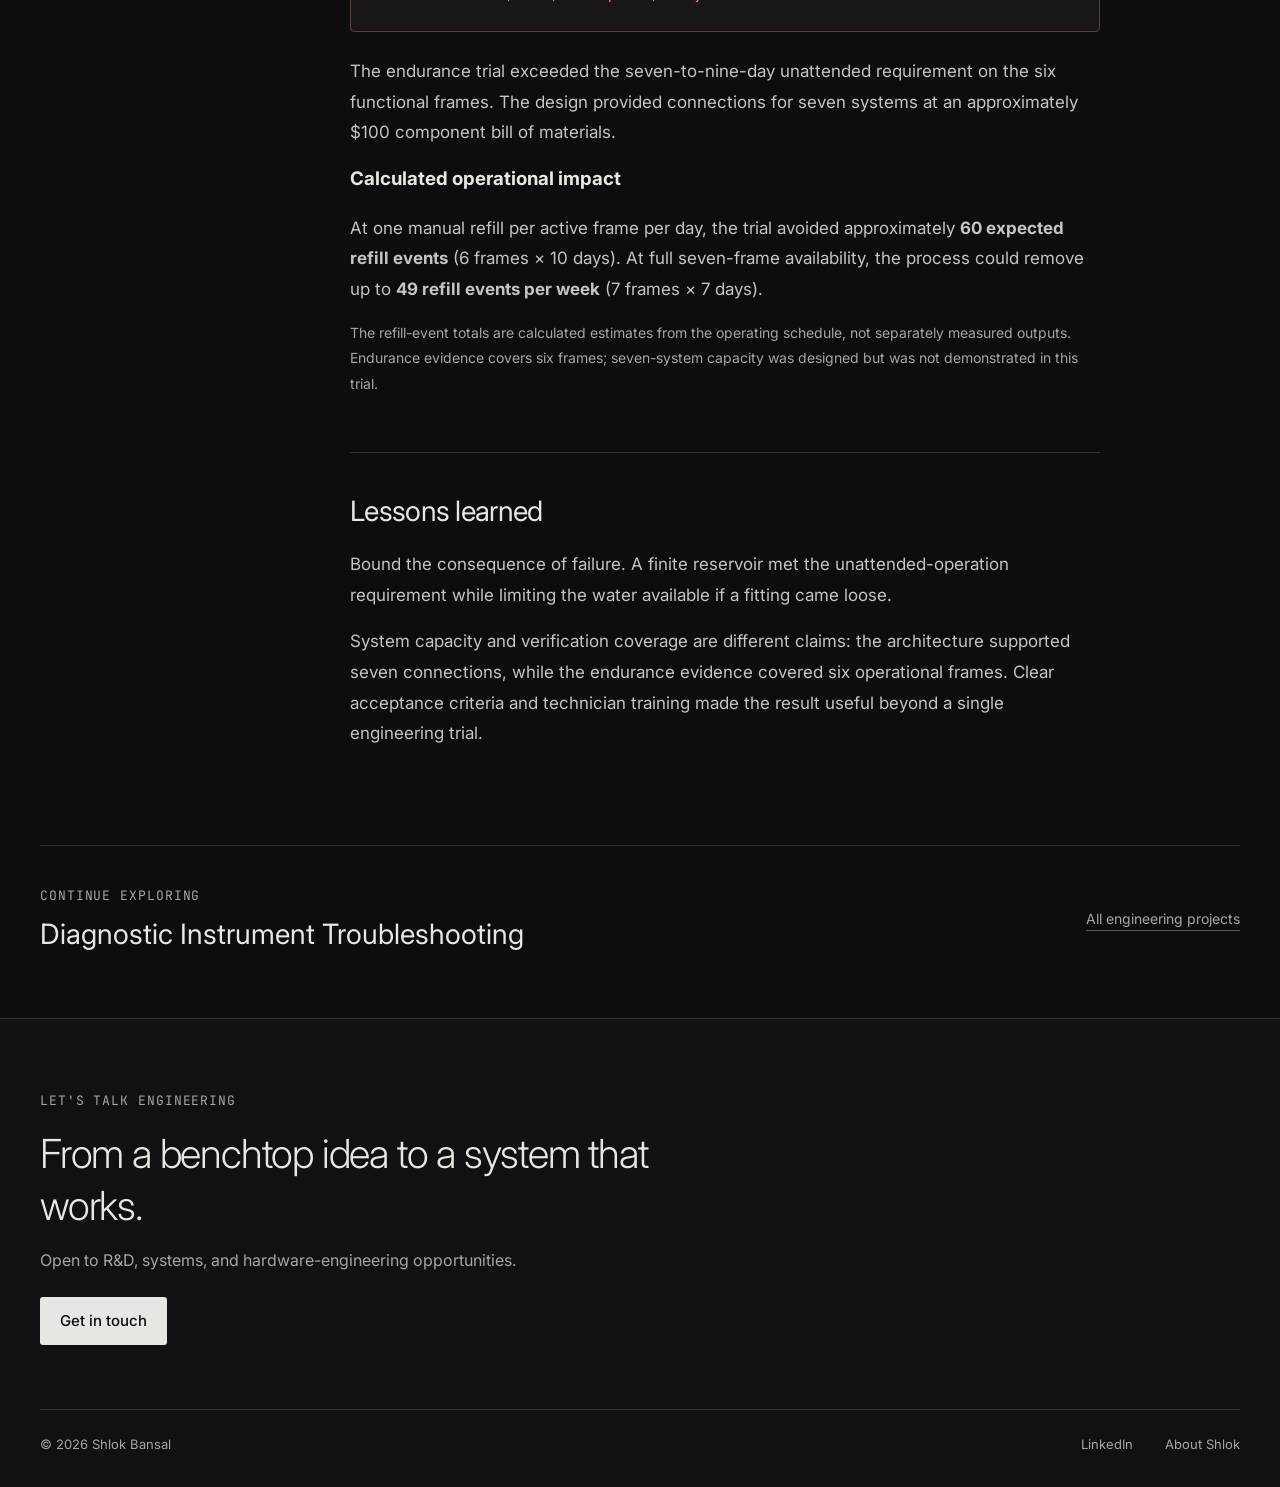
<file: projects/automated-refill.html>
<!DOCTYPE html>
<html lang="en"><head><meta charset="UTF-8"><meta name="viewport" content="width=device-width, initial-scale=1.0">
<title>Automated Laboratory Refill — Shlok Bansal</title><meta name="description" content="A seven-system DI-water refill design, verified on six frames for 10 days with no manual refills, leaks, interruptions, or adjustments."><meta name="theme-color" content="#0d0d0f">
<meta property="og:title" content="Automated Laboratory Refill — Shlok Bansal"><meta property="og:description" content="A seven-system DI-water refill design, verified on six frames for 10 days with no manual refills, leaks, interruptions, or adjustments."><meta property="og:type" content="website">
<link rel="preconnect" href="https://fonts.googleapis.com"><link rel="preconnect" href="https://fonts.gstatic.com" crossorigin>
<link href="https://fonts.googleapis.com/css2?family=Inter:wght@300;400;500;600;700&family=JetBrains+Mono:wght@400;500&display=swap" rel="stylesheet">
<link rel="stylesheet" href="../engineering.css"><script src="../navigation.js" defer></script></head><body class="engineering-page"><a class="skip-link" href="#main-content">Skip to content</a>
<nav aria-label="Main navigation"><a class="brand" href="../index.html">SHLOK BANSAL</a><button class="menu-toggle" type="button" aria-expanded="false" aria-controls="main-menu">Menu</button><div class="links" id="main-menu">
<a href="../index.html#story">About</a><a href="../index.html#experience">Experience</a><a href="../projects.html" aria-current="page">Engineering Projects</a><a href="../index.html#contact">Contact</a></div></nav><main id="main-content" class="case-page"><a class="back-link" href="../projects.html">All engineering projects</a><header class="case-header"><p class="kicker accent">Medtronic Aortic / Laboratory automation</p><h1>Automated Laboratory Refill<span class="title-period">.</span></h1><p class="intro-lead">A seven-system DI-water refill design, verified on six frames for 10 days with no manual refills, leaks, interruptions, or adjustments.</p><dl class="case-meta"><div><dt>My role</dt><dd>R&amp;D Engineer II · contractor</dd></div><div><dt>Context</dt><dd>2025–2026</dd></div></dl><ul class="project-tags" aria-label="Technologies and skills"><li>Fluid handling</li><li>Float valves</li><li>System integration</li></ul></header><aside class="ownership-brief" aria-label="My contribution at a glance"><p class="kicker accent">My contribution at a glance</p><ul><li><strong>Owned the build</strong><span>Concept selection, ~$100 BOM sourcing, assembly, and integration.</span></li><li><strong>Verified</strong><span>Six frames for 10 days with no manual refill, leak, interruption, or adjustment.</span></li><li><strong>Handed off</strong><span>Technician training for setup, connections, valve checks, and reuse.</span></li></ul></aside><figure class="case-figure"><img src="../assets/diagrams/automated-refill.svg" alt="Conceptual two-reservoir supply with three- and four-outlet manifolds and local float valves, designed for seven test systems. Verification covered six operational frames." width="760" height="320"><figcaption>Original conceptual diagram of the seven-system design capacity. The endurance trial covered six functional frames; the seventh was under repair. This is not a proprietary system schematic.</figcaption></figure><div class="case-content"><aside class="case-toc" aria-label="In this case study"><p class="kicker">In this case study</p><a href="#problem">Engineering problem</a><a href="#contribution">My contribution</a><a href="#approach">Technical approach</a><a href="#result">Result</a><a href="#lessons">Lessons learned</a></aside><div class="case-sections"><section id="problem"><h2>Engineering problem</h2><p>Each active fatigue-test system required a separate daily DI-water refill. A holiday shutdown created a requirement for seven to nine days of unattended operation, while maintaining fluid levels and limiting the consequence of a loose connection.</p><p>The challenge was to support continuous testing across seven systems without connecting the laboratory to an unlimited water supply.</p></section><section id="contribution"><h2>My contribution</h2><p>I owned concept selection, the approximately $100 bill of materials, component sourcing, assembly, integration, feasibility testing, endurance verification, and technician handoff.</p><p>A senior engineer approved the approach, and the fatigue-lab manager and technicians reviewed operation and risk. I trained technicians on reservoir filling, connections, float-valve checks, and reuse for future studies.</p></section><section id="approach"><h2>Technical approach</h2><ul class="approach-list"><li><h3>Size the solution around the requirement</h3><p>Used an evaporation feasibility study to inform reservoir capacity for the seven-to-nine-day unattended requirement.</p></li><li><h3>Compare the consequences of each option</h3><p>Considered commercial refill hardware, a direct laboratory-water connection, and finite standalone reservoirs. The selected design balanced cost, capacity, and a bounded water supply.</p></li></ul><div class="comparison-wrap"><table class="engineering-comparison"><caption>Concept selection</caption><thead><tr><th scope="col">Option</th><th scope="col">Engineering tradeoff</th></tr></thead><tbody><tr><th scope="row">Commercial refill hardware</th><td>Integrated solution with a higher total component cost across seven systems.</td></tr><tr><th scope="row">Direct lab-water connection</th><td>Continuous supply, but a loose fitting could continue releasing water.</td></tr><tr><th scope="row">Finite reservoirs — selected</th><td>Limited the available spill volume and supported a shared refill architecture at approximately $100 in components; required custom integration and verification.</td></tr></tbody></table></div><ul class="approach-list"><li><h3>Integrate the fluid-handling components</h3><p>Connected two finite reservoirs to three- and four-outlet manifolds, tubing, quick-disconnect fittings, and local float valves. The valves opened as the fluid level dropped, providing a passive refill mechanism with connections for seven systems.</p></li><li><h3>Verify simultaneous operation</h3><p>Ran all six functional frames simultaneously for 10 continuous days. Acceptance required no manual refill, leak, test interruption, or adjustment. The seventh frame was excluded because it was under repair.</p></li></ul></section><section id="result"><h2>Result</h2><div class="result-callout"><p class="result-metric">6 frames · 10 continuous days</p><p class="result-label">zero manual refills, leaks, interruptions, or adjustments</p></div><p>The endurance trial exceeded the seven-to-nine-day unattended requirement on the six functional frames. The design provided connections for seven systems at an approximately $100 component bill of materials.</p><h3>Calculated operational impact</h3><p>At one manual refill per active frame per day, the trial avoided approximately <strong>60 expected refill events</strong> (6 frames × 10 days). At full seven-frame availability, the process could remove up to <strong>49 refill events per week</strong> (7 frames × 7 days).</p><p class="scope-note">The refill-event totals are calculated estimates from the operating schedule, not separately measured outputs. Endurance evidence covers six frames; seven-system capacity was designed but was not demonstrated in this trial.</p></section><section id="lessons"><h2>Lessons learned</h2><p>Bound the consequence of failure. A finite reservoir met the unattended-operation requirement while limiting the water available if a fitting came loose.</p><p>System capacity and verification coverage are different claims: the architecture supported seven connections, while the endurance evidence covered six operational frames. Clear acceptance criteria and technician training made the result useful beyond a single engineering trial.</p></section></div></div><div class="case-next"><div><p class="kicker">Continue exploring</p><a href="abbott-instrument-rca.html">Diagnostic Instrument Troubleshooting</a></div><a class="back-link" href="../projects.html">All engineering projects</a></div></main><footer class="project-footer"><div><p class="kicker">Let's talk engineering</p><h2>From a benchtop idea to a system that works.</h2><p>Open to R&amp;D, systems, and hardware-engineering opportunities.</p><a class="btn-solid" href="mailto:shlokbansal@gmail.com">Get in touch</a></div><div class="footer-bottom"><span>© 2026 Shlok Bansal</span><a href="https://www.linkedin.com/in/shlok-bansal" target="_blank" rel="noopener noreferrer">LinkedIn</a><a href="../index.html">About Shlok</a></div></footer></body></html>
</file>
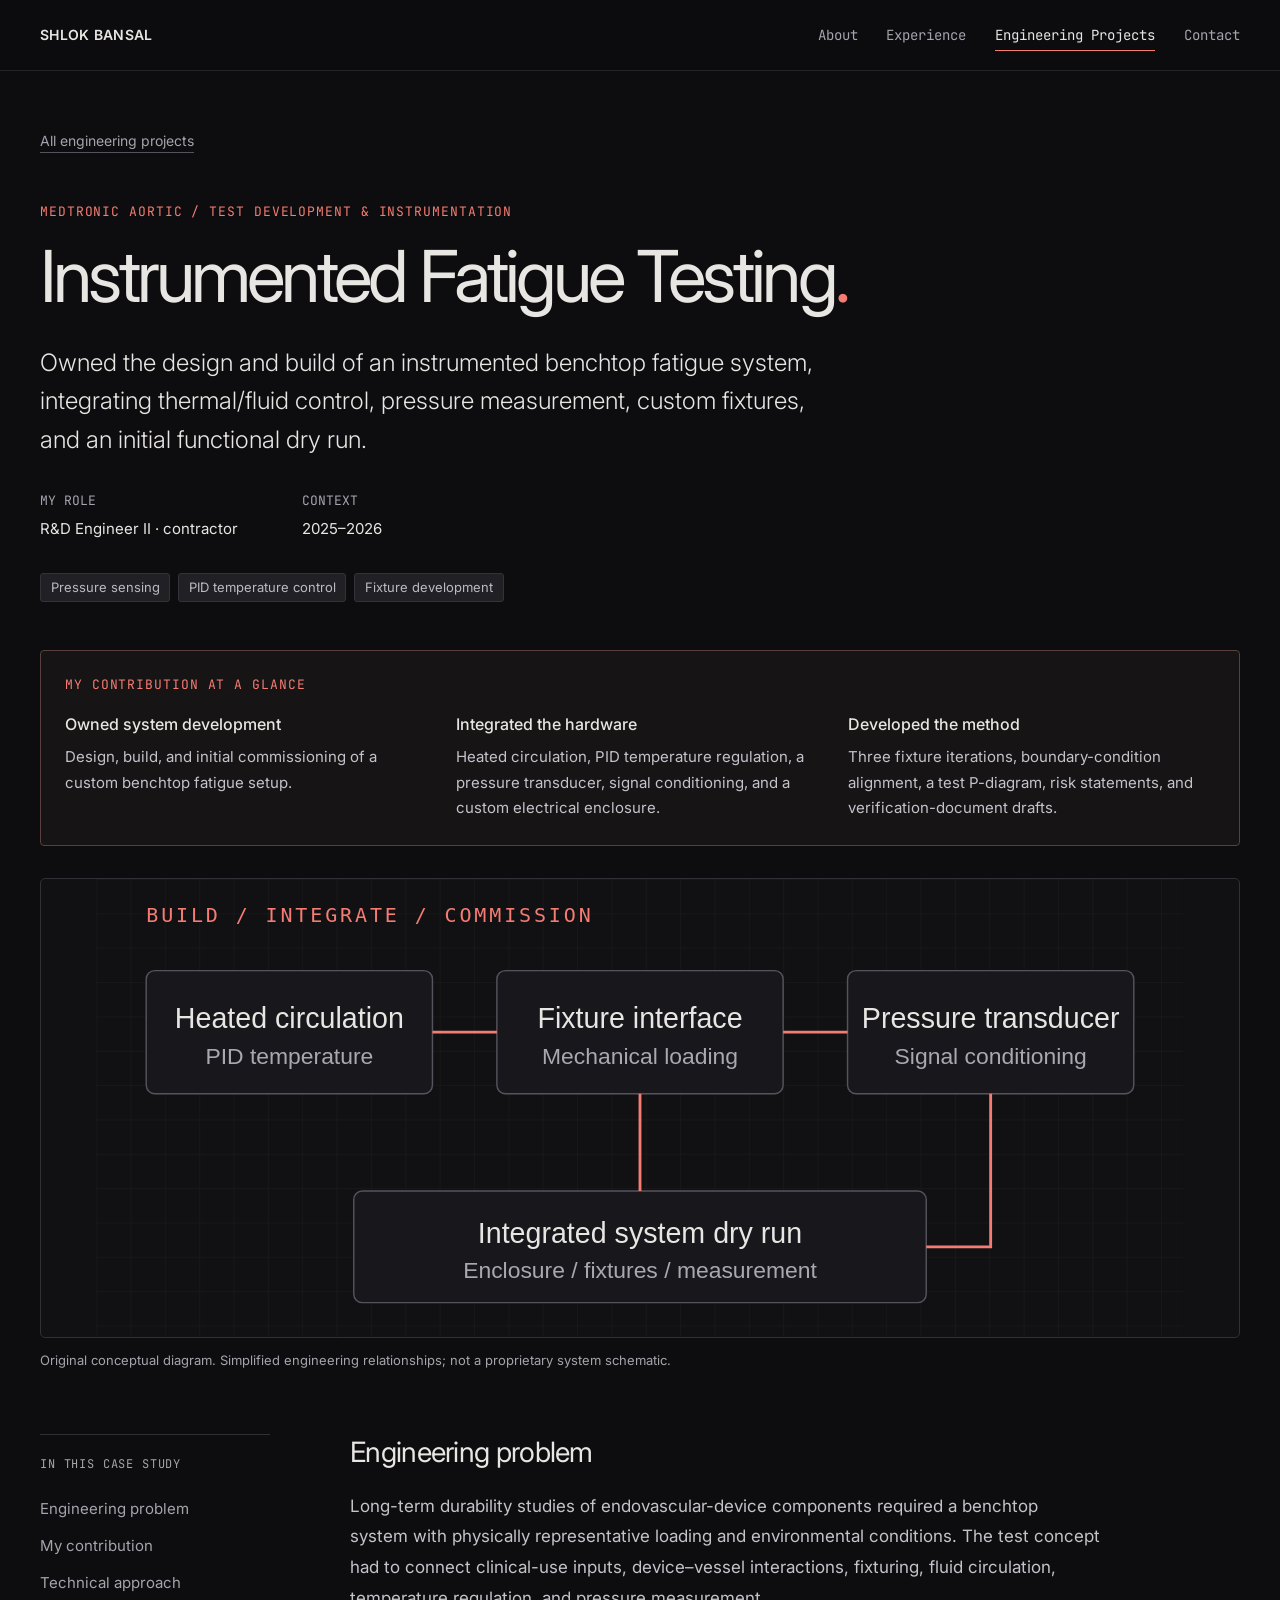
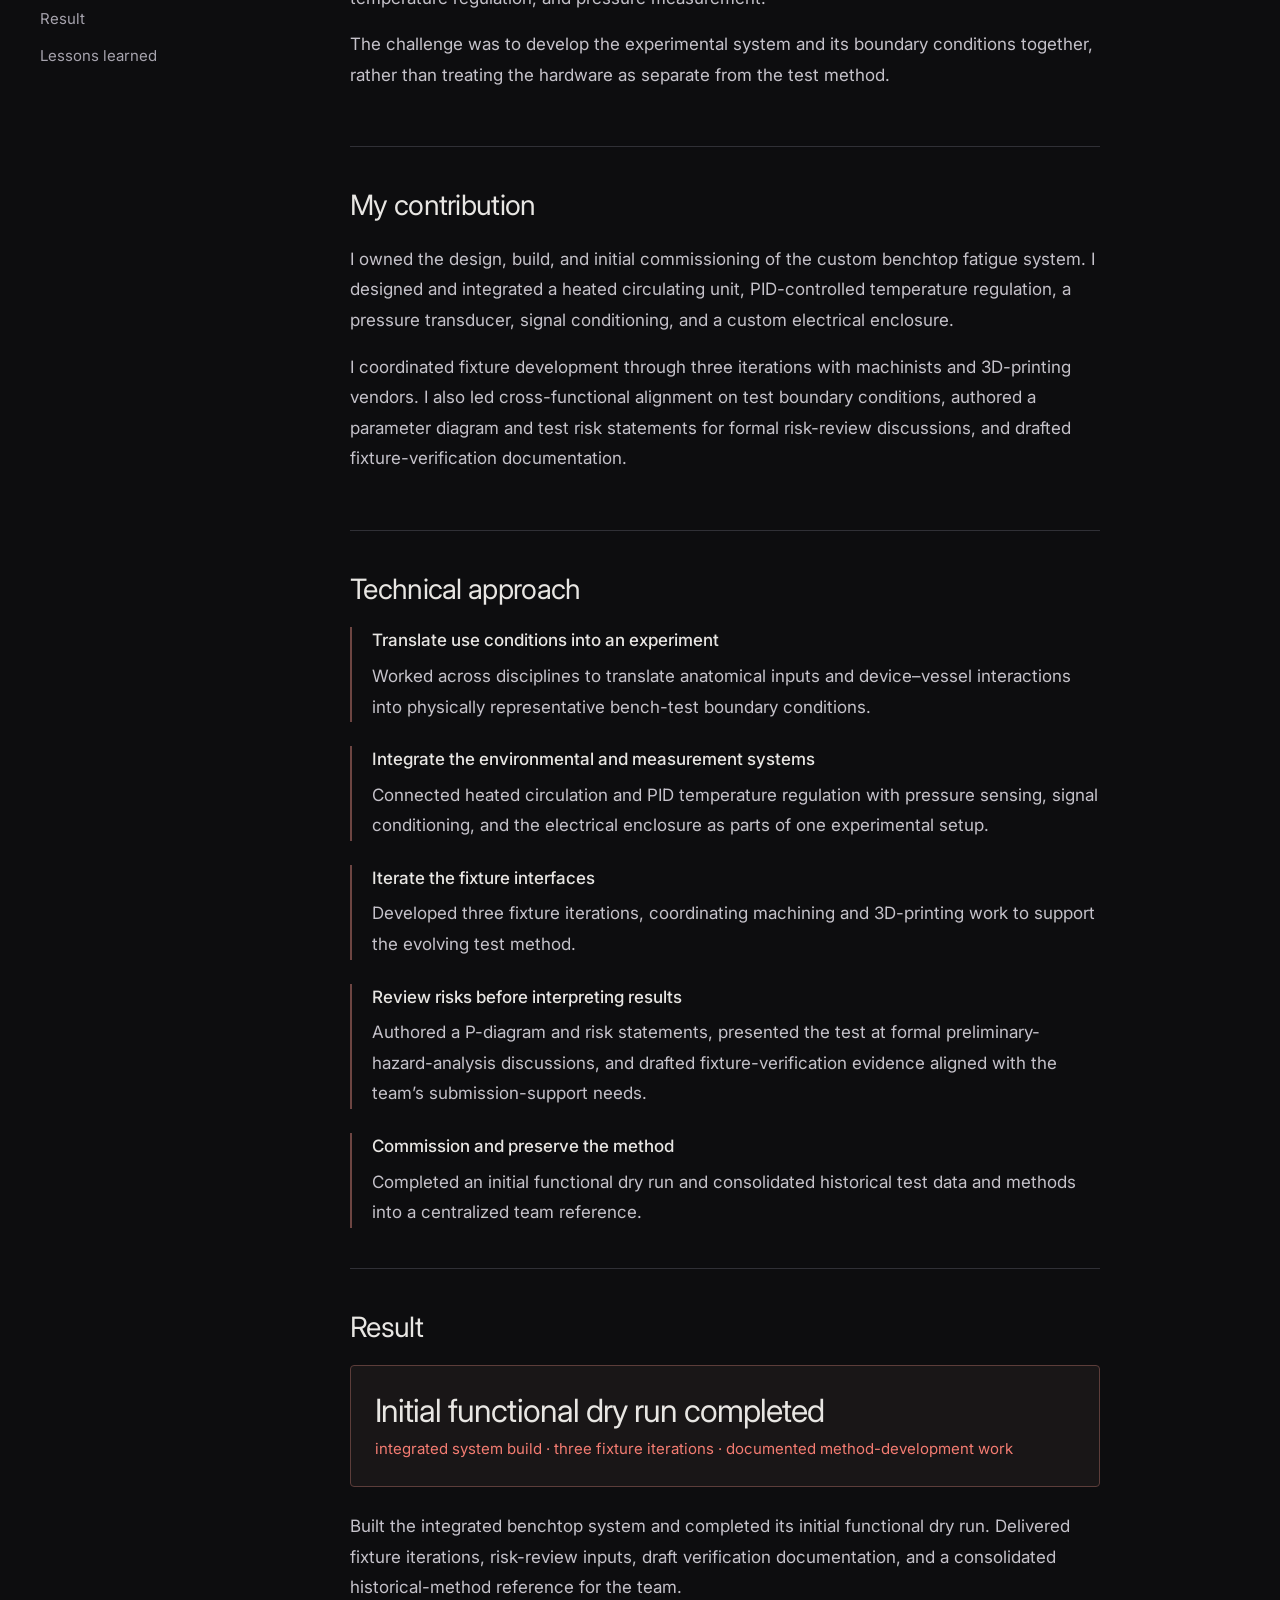
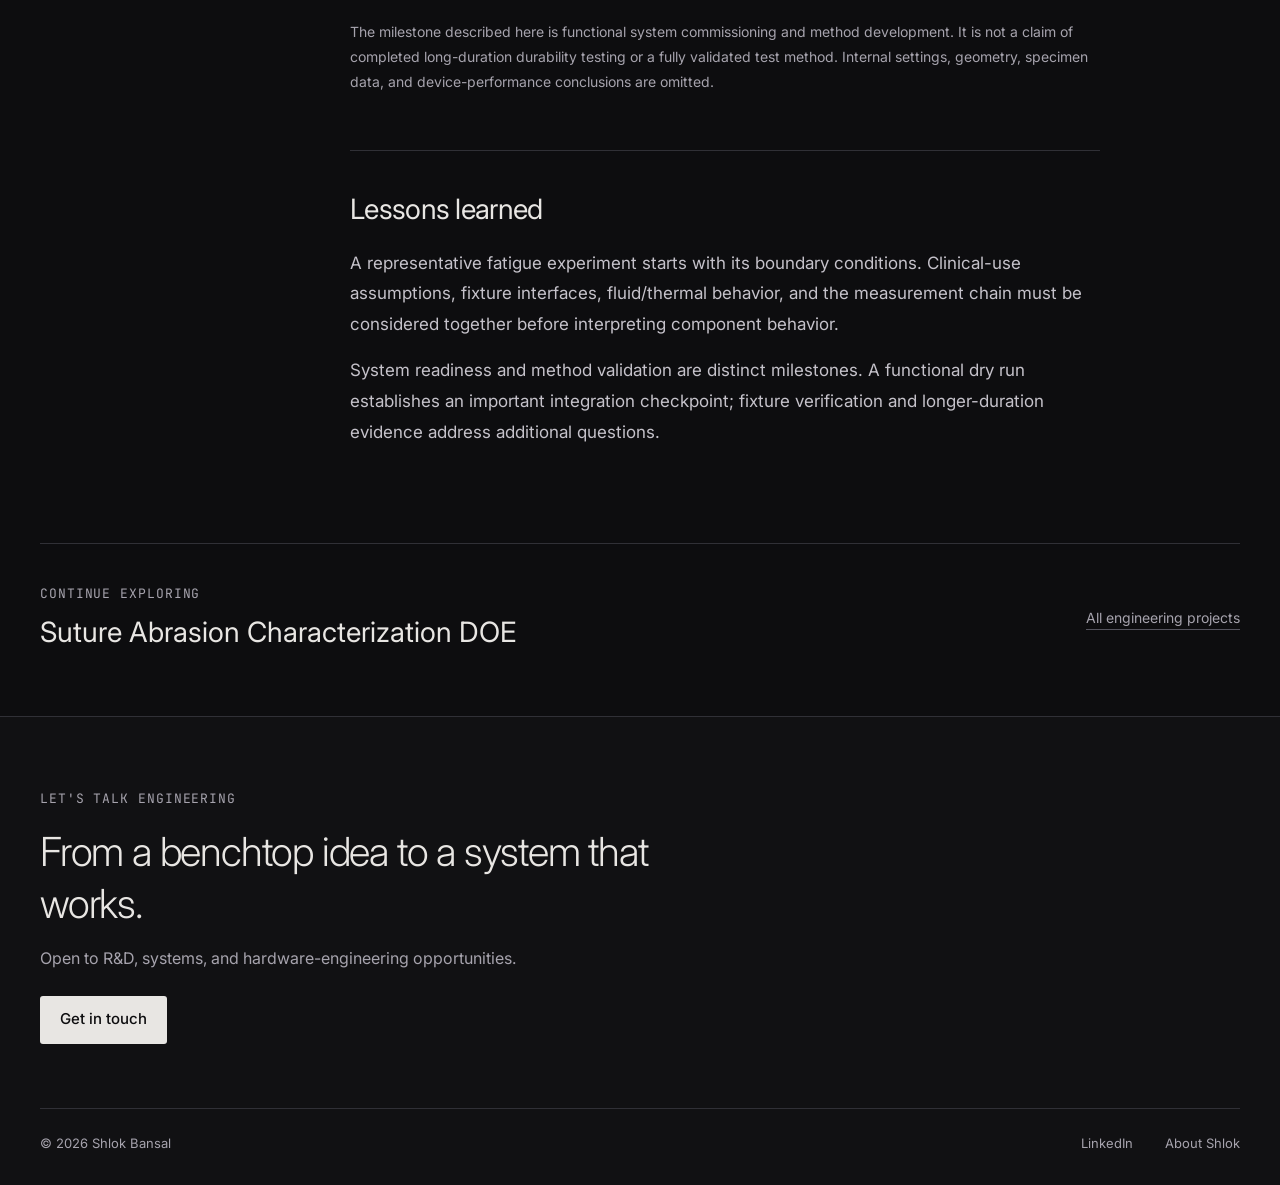
<file: projects/instrumented-fatigue.html>
<!DOCTYPE html>
<html lang="en"><head><meta charset="UTF-8"><meta name="viewport" content="width=device-width, initial-scale=1.0">
<title>Instrumented Fatigue Testing — Shlok Bansal</title><meta name="description" content="Owned the design and build of an instrumented benchtop fatigue system, integrating thermal/fluid control, pressure measurement, custom fixtures, and an initial functional dry run."><meta name="theme-color" content="#0d0d0f">
<meta property="og:title" content="Instrumented Fatigue Testing — Shlok Bansal"><meta property="og:description" content="Owned the design and build of an instrumented benchtop fatigue system, integrating thermal/fluid control, pressure measurement, custom fixtures, and an initial functional dry run."><meta property="og:type" content="website">
<link rel="preconnect" href="https://fonts.googleapis.com"><link rel="preconnect" href="https://fonts.gstatic.com" crossorigin>
<link href="https://fonts.googleapis.com/css2?family=Inter:wght@300;400;500;600;700&family=JetBrains+Mono:wght@400;500&display=swap" rel="stylesheet">
<link rel="stylesheet" href="../engineering.css"><script src="../navigation.js" defer></script></head><body class="engineering-page"><a class="skip-link" href="#main-content">Skip to content</a>
<nav aria-label="Main navigation"><a class="brand" href="../index.html">SHLOK BANSAL</a><button class="menu-toggle" type="button" aria-expanded="false" aria-controls="main-menu">Menu</button><div class="links" id="main-menu">
<a href="../index.html#story">About</a><a href="../index.html#experience">Experience</a><a href="../projects.html" aria-current="page">Engineering Projects</a><a href="../index.html#contact">Contact</a></div></nav><main id="main-content" class="case-page"><a class="back-link" href="../projects.html">All engineering projects</a><header class="case-header"><p class="kicker accent">Medtronic Aortic / Test development &amp; instrumentation</p><h1>Instrumented Fatigue Testing<span class="title-period">.</span></h1><p class="intro-lead">Owned the design and build of an instrumented benchtop fatigue system, integrating thermal/fluid control, pressure measurement, custom fixtures, and an initial functional dry run.</p><dl class="case-meta"><div><dt>My role</dt><dd>R&amp;D Engineer II · contractor</dd></div><div><dt>Context</dt><dd>2025–2026</dd></div></dl><ul class="project-tags" aria-label="Technologies and skills"><li>Pressure sensing</li><li>PID temperature control</li><li>Fixture development</li></ul></header><aside class="ownership-brief" aria-label="My contribution at a glance"><p class="kicker accent">My contribution at a glance</p><ul><li><strong>Owned system development</strong><span>Design, build, and initial commissioning of a custom benchtop fatigue setup.</span></li><li><strong>Integrated the hardware</strong><span>Heated circulation, PID temperature regulation, a pressure transducer, signal conditioning, and a custom electrical enclosure.</span></li><li><strong>Developed the method</strong><span>Three fixture iterations, boundary-condition alignment, a test P-diagram, risk statements, and verification-document drafts.</span></li></ul></aside><figure class="case-figure"><img src="../assets/diagrams/instrumented-fatigue.svg" alt="Conceptual bench-test architecture connecting heated circulation and PID regulation, a mechanical test fixture, pressure sensing and signal conditioning, and functional system commissioning." width="760" height="320"><figcaption>Original conceptual diagram. Simplified engineering relationships; not a proprietary system schematic.</figcaption></figure><div class="case-content"><aside class="case-toc" aria-label="In this case study"><p class="kicker">In this case study</p><a href="#problem">Engineering problem</a><a href="#contribution">My contribution</a><a href="#approach">Technical approach</a><a href="#result">Result</a><a href="#lessons">Lessons learned</a></aside><div class="case-sections"><section id="problem"><h2>Engineering problem</h2><p>Long-term durability studies of endovascular-device components required a benchtop system with physically representative loading and environmental conditions. The test concept had to connect clinical-use inputs, device–vessel interactions, fixturing, fluid circulation, temperature regulation, and pressure measurement.</p><p>The challenge was to develop the experimental system and its boundary conditions together, rather than treating the hardware as separate from the test method.</p></section><section id="contribution"><h2>My contribution</h2><p>I owned the design, build, and initial commissioning of the custom benchtop fatigue system. I designed and integrated a heated circulating unit, PID-controlled temperature regulation, a pressure transducer, signal conditioning, and a custom electrical enclosure.</p><p>I coordinated fixture development through three iterations with machinists and 3D-printing vendors. I also led cross-functional alignment on test boundary conditions, authored a parameter diagram and test risk statements for formal risk-review discussions, and drafted fixture-verification documentation.</p></section><section id="approach"><h2>Technical approach</h2><ul class="approach-list"><li><h3>Translate use conditions into an experiment</h3><p>Worked across disciplines to translate anatomical inputs and device–vessel interactions into physically representative bench-test boundary conditions.</p></li><li><h3>Integrate the environmental and measurement systems</h3><p>Connected heated circulation and PID temperature regulation with pressure sensing, signal conditioning, and the electrical enclosure as parts of one experimental setup.</p></li><li><h3>Iterate the fixture interfaces</h3><p>Developed three fixture iterations, coordinating machining and 3D-printing work to support the evolving test method.</p></li><li><h3>Review risks before interpreting results</h3><p>Authored a P-diagram and risk statements, presented the test at formal preliminary-hazard-analysis discussions, and drafted fixture-verification evidence aligned with the team’s submission-support needs.</p></li><li><h3>Commission and preserve the method</h3><p>Completed an initial functional dry run and consolidated historical test data and methods into a centralized team reference.</p></li></ul></section><section id="result"><h2>Result</h2><div class="result-callout"><p class="result-metric">Initial functional dry run completed</p><p class="result-label">integrated system build · three fixture iterations · documented method-development work</p></div><p>Built the integrated benchtop system and completed its initial functional dry run. Delivered fixture iterations, risk-review inputs, draft verification documentation, and a consolidated historical-method reference for the team.</p><p class="scope-note">The milestone described here is functional system commissioning and method development. It is not a claim of completed long-duration durability testing or a fully validated test method. Internal settings, geometry, specimen data, and device-performance conclusions are omitted.</p></section><section id="lessons"><h2>Lessons learned</h2><p>A representative fatigue experiment starts with its boundary conditions. Clinical-use assumptions, fixture interfaces, fluid/thermal behavior, and the measurement chain must be considered together before interpreting component behavior.</p><p>System readiness and method validation are distinct milestones. A functional dry run establishes an important integration checkpoint; fixture verification and longer-duration evidence address additional questions.</p></section></div></div><div class="case-next"><div><p class="kicker">Continue exploring</p><a href="suture-abrasion-doe.html">Suture Abrasion Characterization DOE</a></div><a class="back-link" href="../projects.html">All engineering projects</a></div></main><footer class="project-footer"><div><p class="kicker">Let's talk engineering</p><h2>From a benchtop idea to a system that works.</h2><p>Open to R&amp;D, systems, and hardware-engineering opportunities.</p><a class="btn-solid" href="mailto:shlokbansal@gmail.com">Get in touch</a></div><div class="footer-bottom"><span>© 2026 Shlok Bansal</span><a href="https://www.linkedin.com/in/shlok-bansal" target="_blank" rel="noopener noreferrer">LinkedIn</a><a href="../index.html">About Shlok</a></div></footer></body></html>
</file>
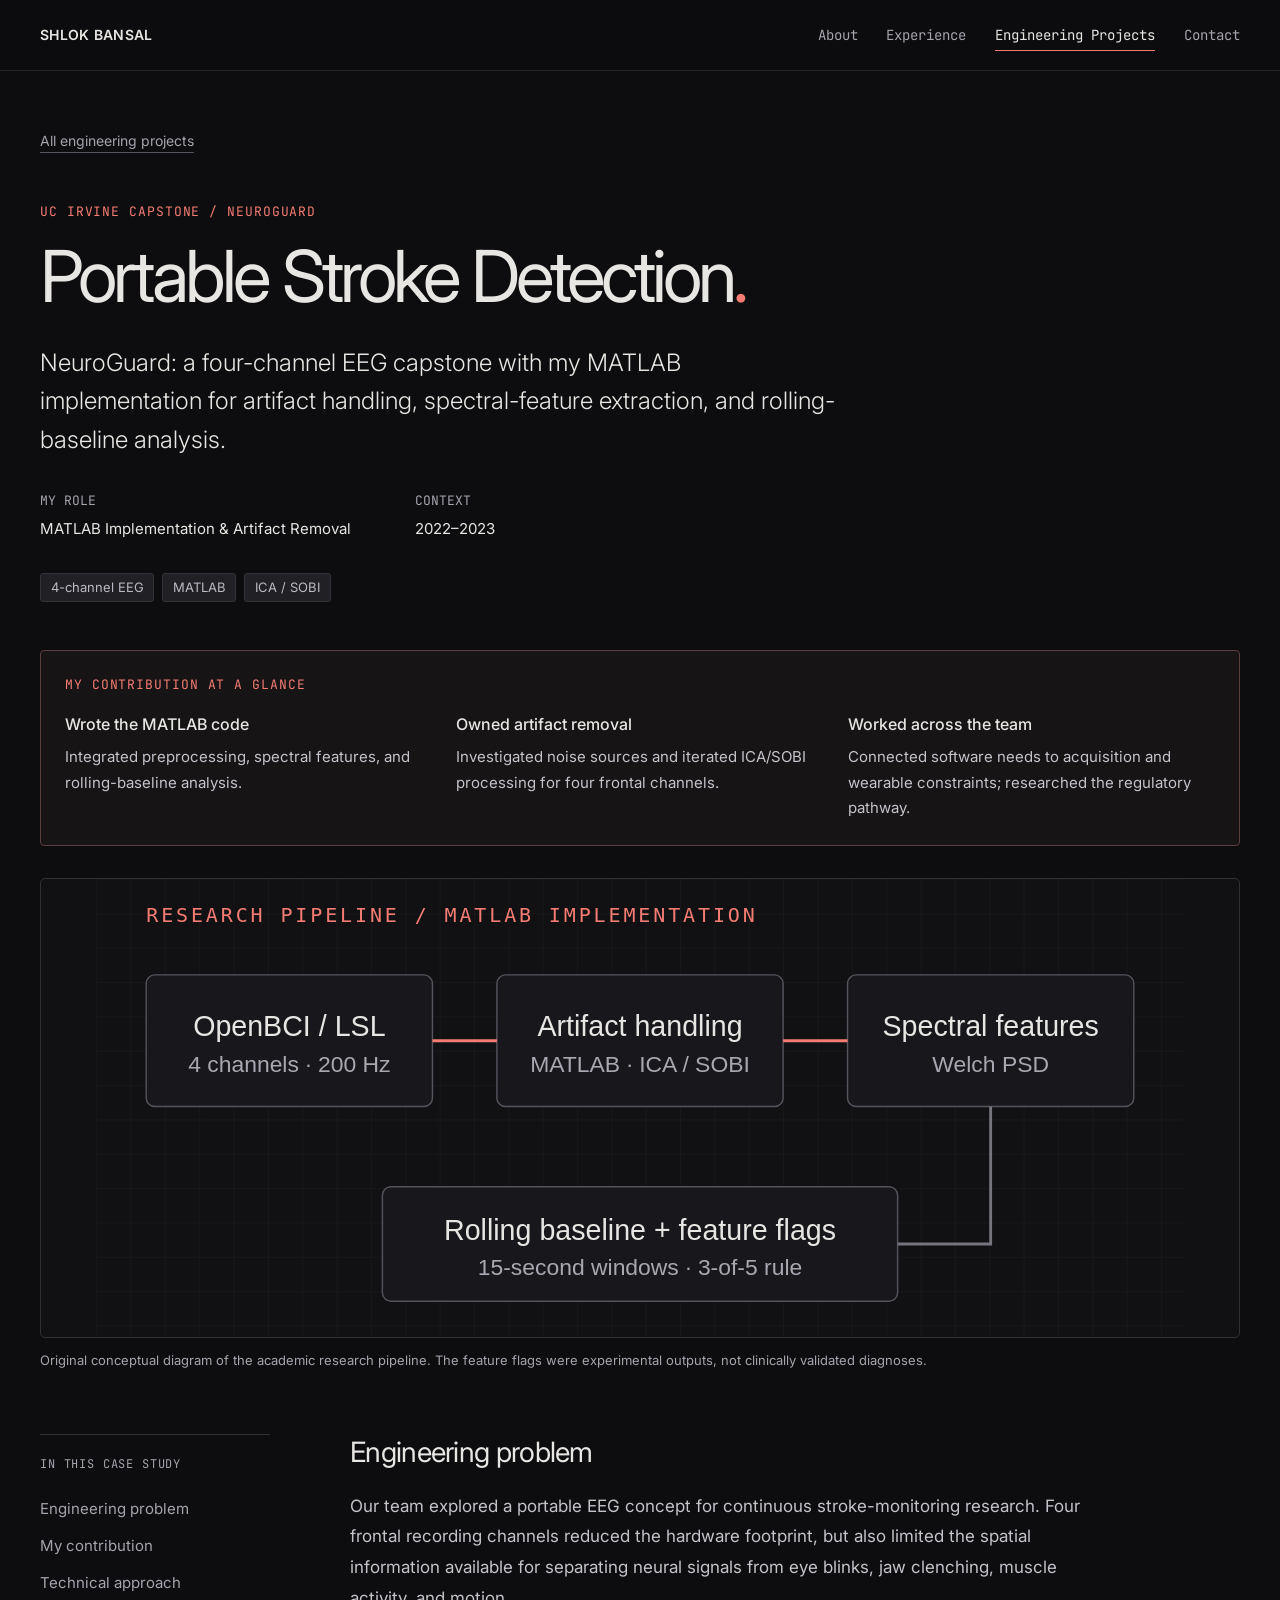
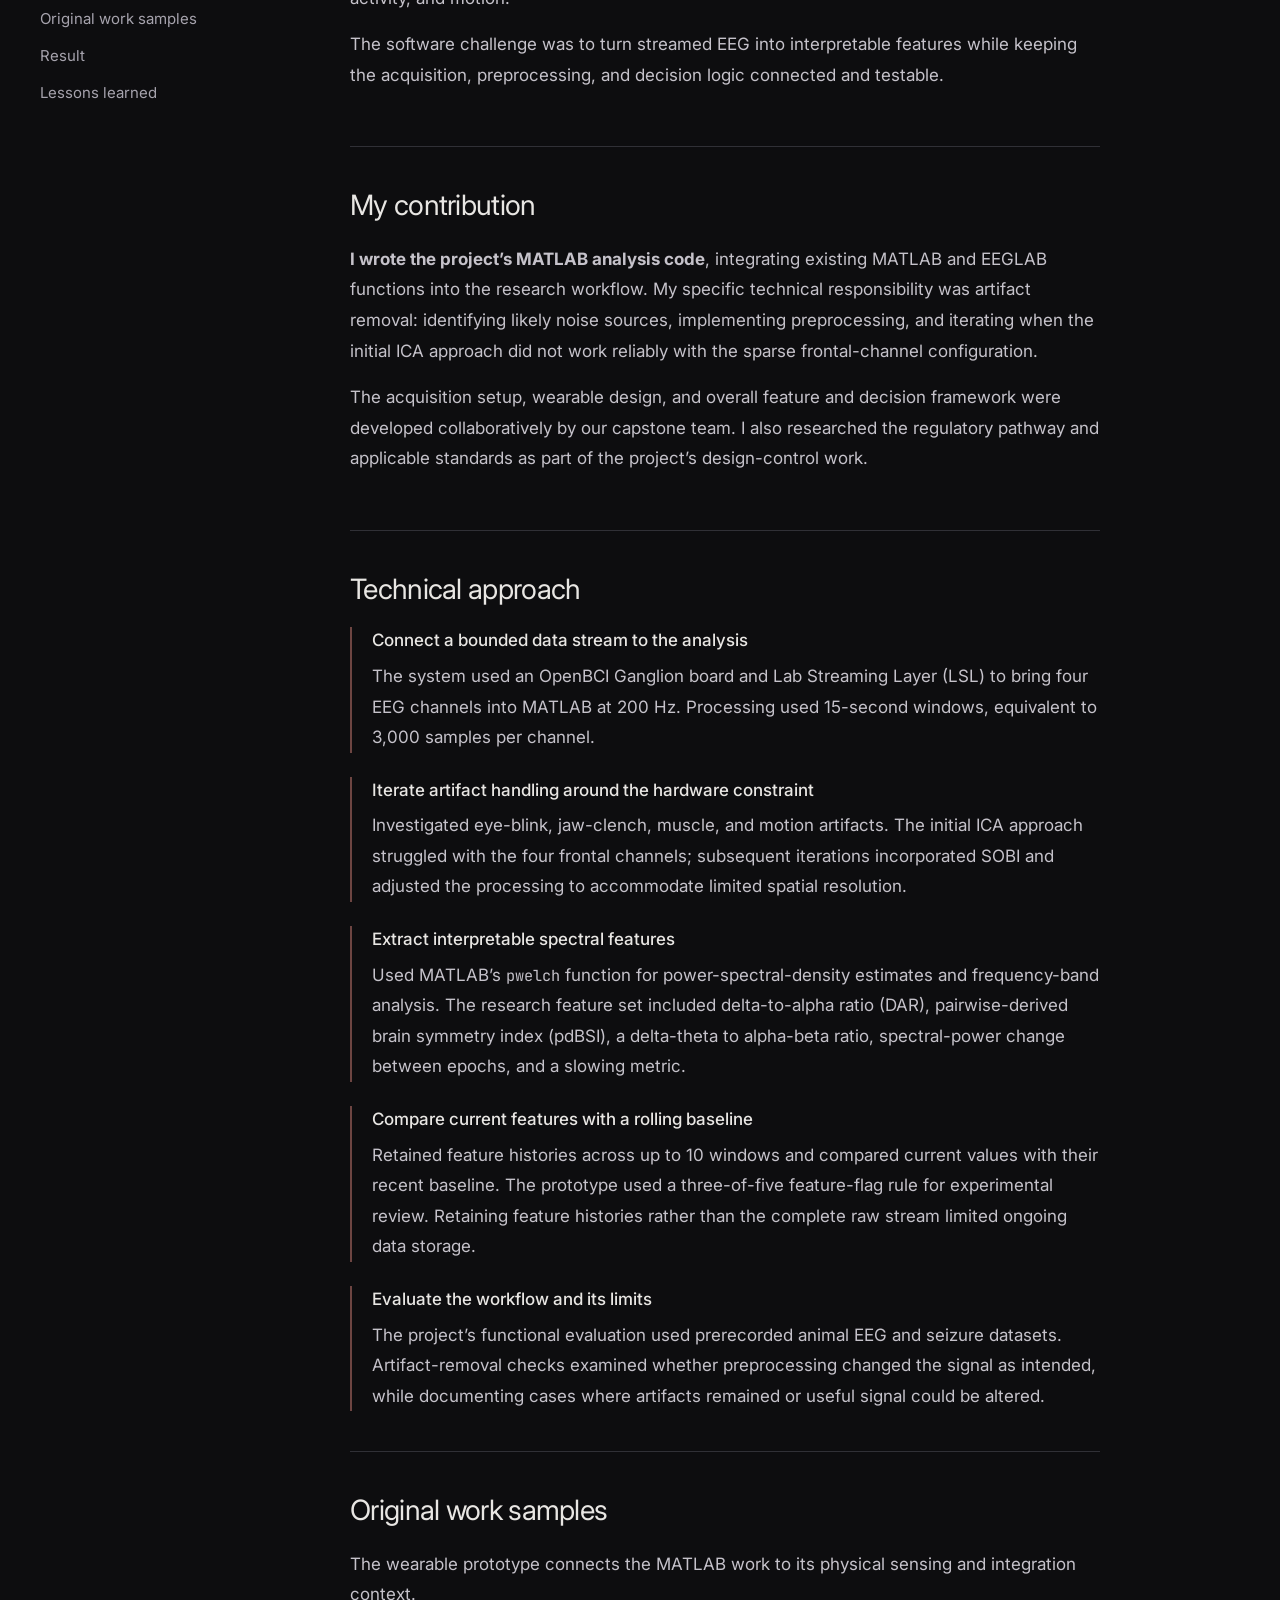
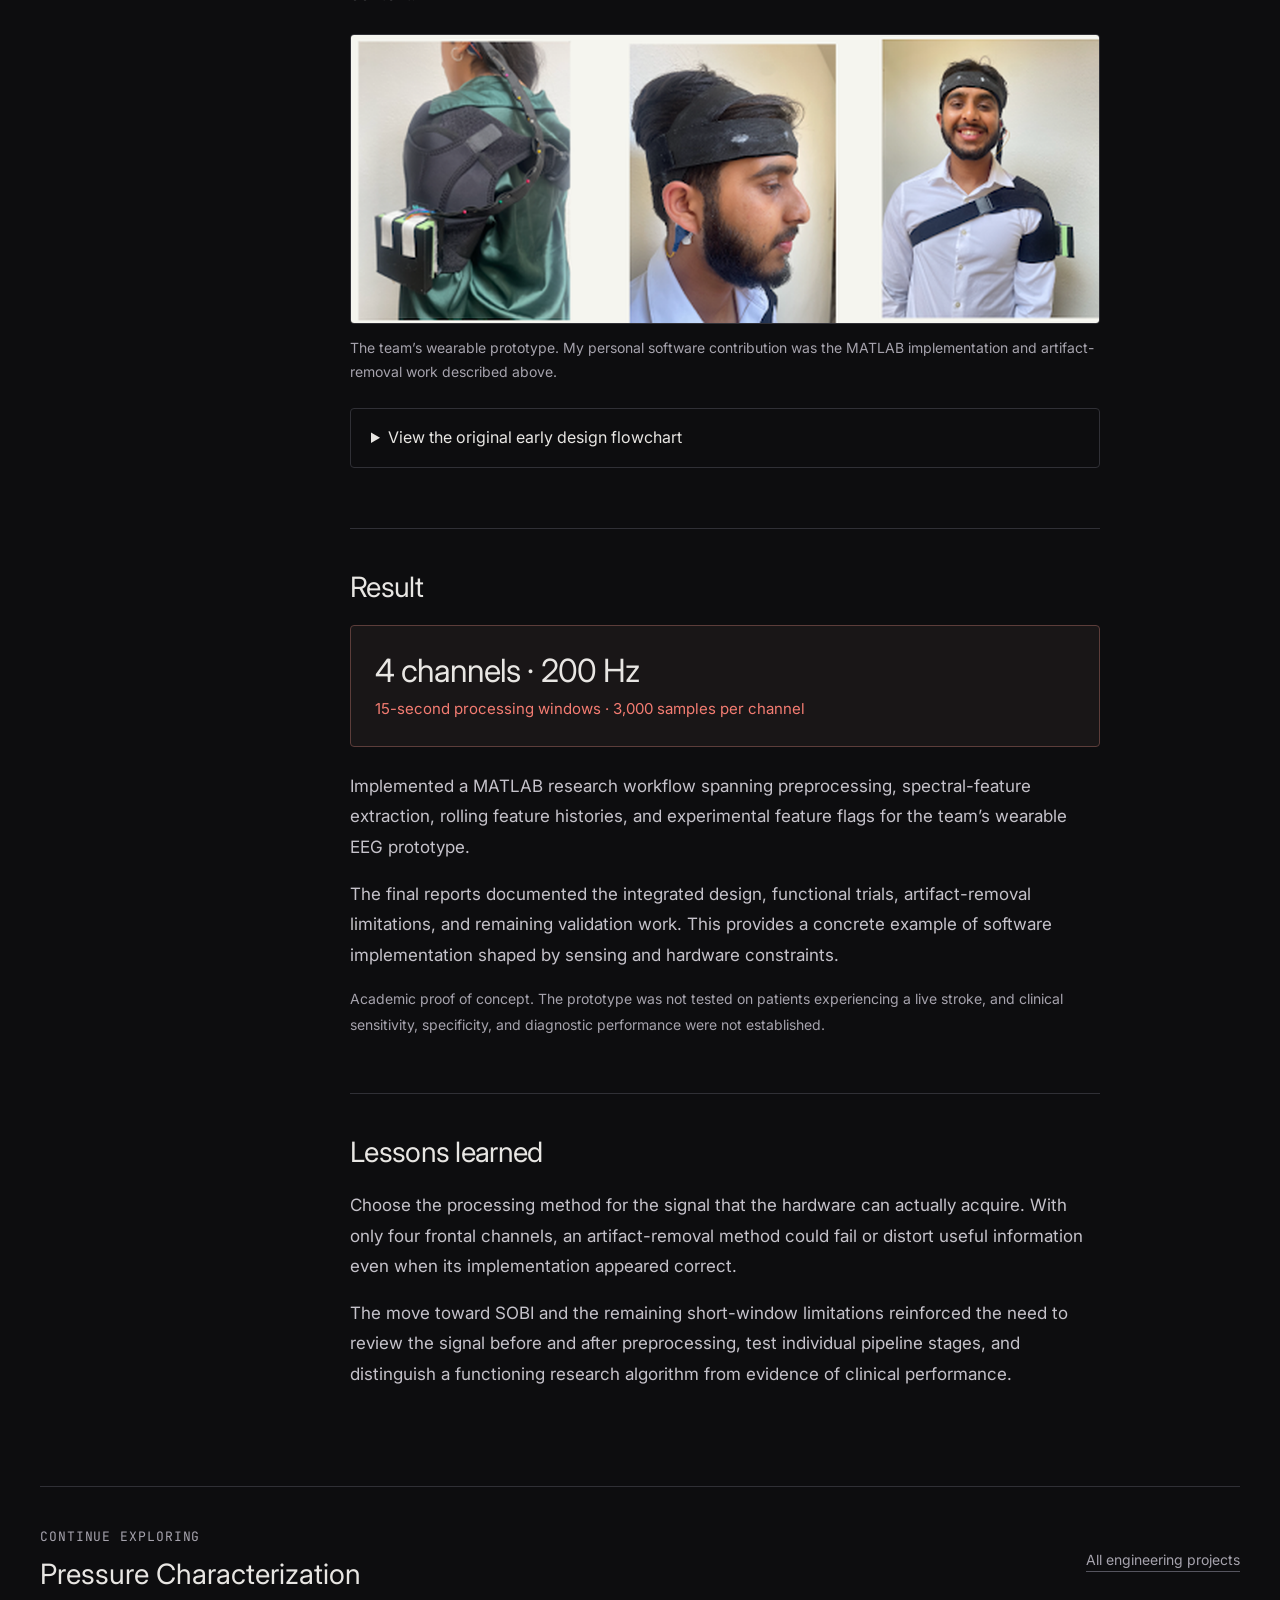
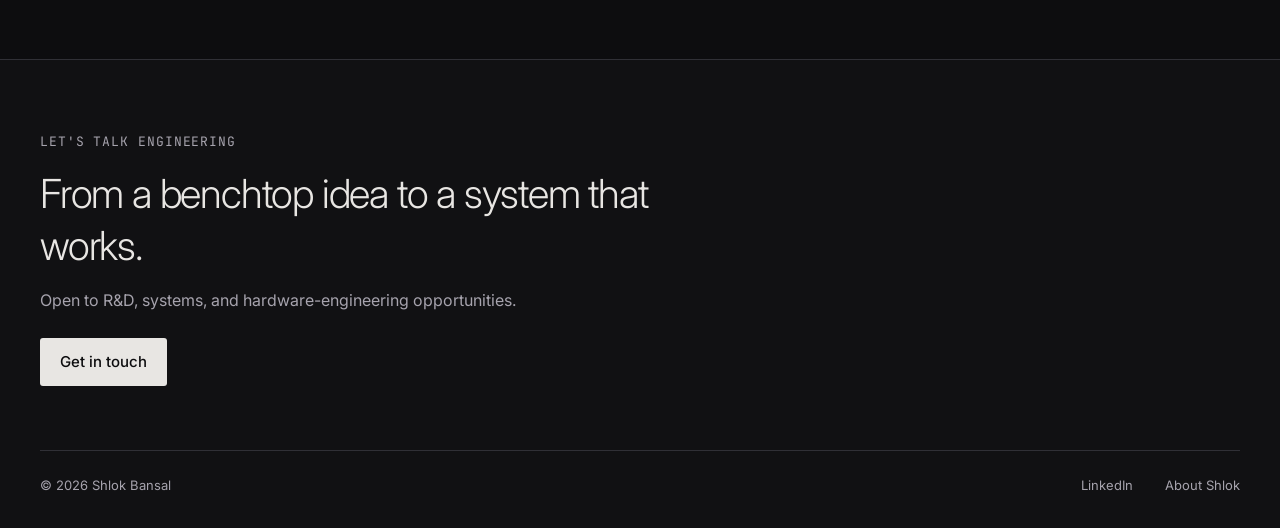
<file: projects/portable-stroke-detection.html>
<!DOCTYPE html>
<html lang="en"><head><meta charset="UTF-8"><meta name="viewport" content="width=device-width, initial-scale=1.0">
<title>Portable Stroke Detection — Shlok Bansal</title><meta name="description" content="NeuroGuard: a four-channel EEG capstone with my MATLAB implementation for artifact handling, spectral-feature extraction, and rolling-baseline analysis."><meta name="theme-color" content="#0d0d0f">
<meta property="og:title" content="Portable Stroke Detection — Shlok Bansal"><meta property="og:description" content="NeuroGuard: a four-channel EEG capstone with my MATLAB implementation for artifact handling, spectral-feature extraction, and rolling-baseline analysis."><meta property="og:type" content="website">
<link rel="preconnect" href="https://fonts.googleapis.com"><link rel="preconnect" href="https://fonts.gstatic.com" crossorigin>
<link href="https://fonts.googleapis.com/css2?family=Inter:wght@300;400;500;600;700&family=JetBrains+Mono:wght@400;500&display=swap" rel="stylesheet">
<link rel="stylesheet" href="../engineering.css"><script src="../navigation.js" defer></script></head><body class="engineering-page"><a class="skip-link" href="#main-content">Skip to content</a>
<nav aria-label="Main navigation"><a class="brand" href="../index.html">SHLOK BANSAL</a><button class="menu-toggle" type="button" aria-expanded="false" aria-controls="main-menu">Menu</button><div class="links" id="main-menu">
<a href="../index.html#story">About</a><a href="../index.html#experience">Experience</a><a href="../projects.html" aria-current="page">Engineering Projects</a><a href="../index.html#contact">Contact</a></div></nav><main id="main-content" class="case-page"><a class="back-link" href="../projects.html">All engineering projects</a><header class="case-header"><p class="kicker accent">UC Irvine Capstone / NeuroGuard</p><h1>Portable Stroke Detection<span class="title-period">.</span></h1><p class="intro-lead">NeuroGuard: a four-channel EEG capstone with my MATLAB implementation for artifact handling, spectral-feature extraction, and rolling-baseline analysis.</p><dl class="case-meta"><div><dt>My role</dt><dd>MATLAB Implementation &amp; Artifact Removal</dd></div><div><dt>Context</dt><dd>2022–2023</dd></div></dl><ul class="project-tags" aria-label="Technologies and skills"><li>4-channel EEG</li><li>MATLAB</li><li>ICA / SOBI</li></ul></header><aside class="ownership-brief" aria-label="My contribution at a glance"><p class="kicker accent">My contribution at a glance</p><ul><li><strong>Wrote the MATLAB code</strong><span>Integrated preprocessing, spectral features, and rolling-baseline analysis.</span></li><li><strong>Owned artifact removal</strong><span>Investigated noise sources and iterated ICA/SOBI processing for four frontal channels.</span></li><li><strong>Worked across the team</strong><span>Connected software needs to acquisition and wearable constraints; researched the regulatory pathway.</span></li></ul></aside><figure class="case-figure"><img src="../assets/diagrams/portable-stroke-detection.svg" alt="Conceptual NeuroGuard research pipeline: four-channel OpenBCI acquisition and LSL streaming, MATLAB artifact handling with ICA and SOBI, Welch spectral features, and rolling-baseline feature flags." width="760" height="320"><figcaption>Original conceptual diagram of the academic research pipeline. The feature flags were experimental outputs, not clinically validated diagnoses.</figcaption></figure><div class="case-content"><aside class="case-toc" aria-label="In this case study"><p class="kicker">In this case study</p><a href="#problem">Engineering problem</a><a href="#contribution">My contribution</a><a href="#approach">Technical approach</a><a href="#work-samples">Original work samples</a><a href="#result">Result</a><a href="#lessons">Lessons learned</a></aside><div class="case-sections"><section id="problem"><h2>Engineering problem</h2><p>Our team explored a portable EEG concept for continuous stroke-monitoring research. Four frontal recording channels reduced the hardware footprint, but also limited the spatial information available for separating neural signals from eye blinks, jaw clenching, muscle activity, and motion.</p><p>The software challenge was to turn streamed EEG into interpretable features while keeping the acquisition, preprocessing, and decision logic connected and testable.</p></section><section id="contribution"><h2>My contribution</h2><p><strong>I wrote the project’s MATLAB analysis code</strong>, integrating existing MATLAB and EEGLAB functions into the research workflow. My specific technical responsibility was artifact removal: identifying likely noise sources, implementing preprocessing, and iterating when the initial ICA approach did not work reliably with the sparse frontal-channel configuration.</p><p>The acquisition setup, wearable design, and overall feature and decision framework were developed collaboratively by our capstone team. I also researched the regulatory pathway and applicable standards as part of the project’s design-control work.</p></section><section id="approach"><h2>Technical approach</h2><ul class="approach-list"><li><h3>Connect a bounded data stream to the analysis</h3><p>The system used an OpenBCI Ganglion board and Lab Streaming Layer (LSL) to bring four EEG channels into MATLAB at 200 Hz. Processing used 15-second windows, equivalent to 3,000 samples per channel.</p></li><li><h3>Iterate artifact handling around the hardware constraint</h3><p>Investigated eye-blink, jaw-clench, muscle, and motion artifacts. The initial ICA approach struggled with the four frontal channels; subsequent iterations incorporated SOBI and adjusted the processing to accommodate limited spatial resolution.</p></li><li><h3>Extract interpretable spectral features</h3><p>Used MATLAB’s <code>pwelch</code> function for power-spectral-density estimates and frequency-band analysis. The research feature set included delta-to-alpha ratio (DAR), pairwise-derived brain symmetry index (pdBSI), a delta-theta to alpha-beta ratio, spectral-power change between epochs, and a slowing metric.</p></li><li><h3>Compare current features with a rolling baseline</h3><p>Retained feature histories across up to 10 windows and compared current values with their recent baseline. The prototype used a three-of-five feature-flag rule for experimental review. Retaining feature histories rather than the complete raw stream limited ongoing data storage.</p></li><li><h3>Evaluate the workflow and its limits</h3><p>The project’s functional evaluation used prerecorded animal EEG and seizure datasets. Artifact-removal checks examined whether preprocessing changed the signal as intended, while documenting cases where artifacts remained or useful signal could be altered.</p></li></ul></section><section id="work-samples"><h2>Original work samples</h2><p>The wearable prototype connects the MATLAB work to its physical sensing and integration context.</p><figure class="work-sample"><img src="../device_example.png" alt="Shlok wearing the NeuroGuard team prototype, showing the EEG headband, electrode wiring, and processor housing on the shoulder support." width="1024" height="395" loading="lazy"><figcaption>The team’s wearable prototype. My personal software contribution was the MATLAB implementation and artifact-removal work described above.</figcaption></figure><details class="artifact-detail"><summary>View the original early design flowchart</summary><figure class="work-sample light-artifact"><img src="../assets/figures/neuroguard-early-flowchart.jpg" alt="Early NeuroGuard planning flowchart connecting EEG acquisition, ICA, artifact removal, feature extraction, changepoint detection, and a proposed alert path, with an EEGLAB ADJUST branch." width="960" height="720" loading="lazy"><figcaption>Original early planning artifact showing the initial ICA/ADJUST concept. Later iterations investigated SOBI. The alert path represents a proposed workflow, not a demonstrated clinical notification system. <a href="../assets/figures/neuroguard-early-flowchart.jpg" target="_blank" rel="noopener noreferrer">Open full-size flowchart</a>.</figcaption></figure></details></section><section id="result"><h2>Result</h2><div class="result-callout"><p class="result-metric">4 channels · 200 Hz</p><p class="result-label">15-second processing windows · 3,000 samples per channel</p></div><p>Implemented a MATLAB research workflow spanning preprocessing, spectral-feature extraction, rolling feature histories, and experimental feature flags for the team’s wearable EEG prototype.</p><p>The final reports documented the integrated design, functional trials, artifact-removal limitations, and remaining validation work. This provides a concrete example of software implementation shaped by sensing and hardware constraints.</p><p class="scope-note">Academic proof of concept. The prototype was not tested on patients experiencing a live stroke, and clinical sensitivity, specificity, and diagnostic performance were not established.</p></section><section id="lessons"><h2>Lessons learned</h2><p>Choose the processing method for the signal that the hardware can actually acquire. With only four frontal channels, an artifact-removal method could fail or distort useful information even when its implementation appeared correct.</p><p>The move toward SOBI and the remaining short-window limitations reinforced the need to review the signal before and after preprocessing, test individual pipeline stages, and distinguish a functioning research algorithm from evidence of clinical performance.</p></section></div></div><div class="case-next"><div><p class="kicker">Continue exploring</p><a href="pressure-characterization.html">Pressure Characterization</a></div><a class="back-link" href="../projects.html">All engineering projects</a></div></main><footer class="project-footer"><div><p class="kicker">Let's talk engineering</p><h2>From a benchtop idea to a system that works.</h2><p>Open to R&amp;D, systems, and hardware-engineering opportunities.</p><a class="btn-solid" href="mailto:shlokbansal@gmail.com">Get in touch</a></div><div class="footer-bottom"><span>© 2026 Shlok Bansal</span><a href="https://www.linkedin.com/in/shlok-bansal" target="_blank" rel="noopener noreferrer">LinkedIn</a><a href="../index.html">About Shlok</a></div></footer></body></html>
</file>
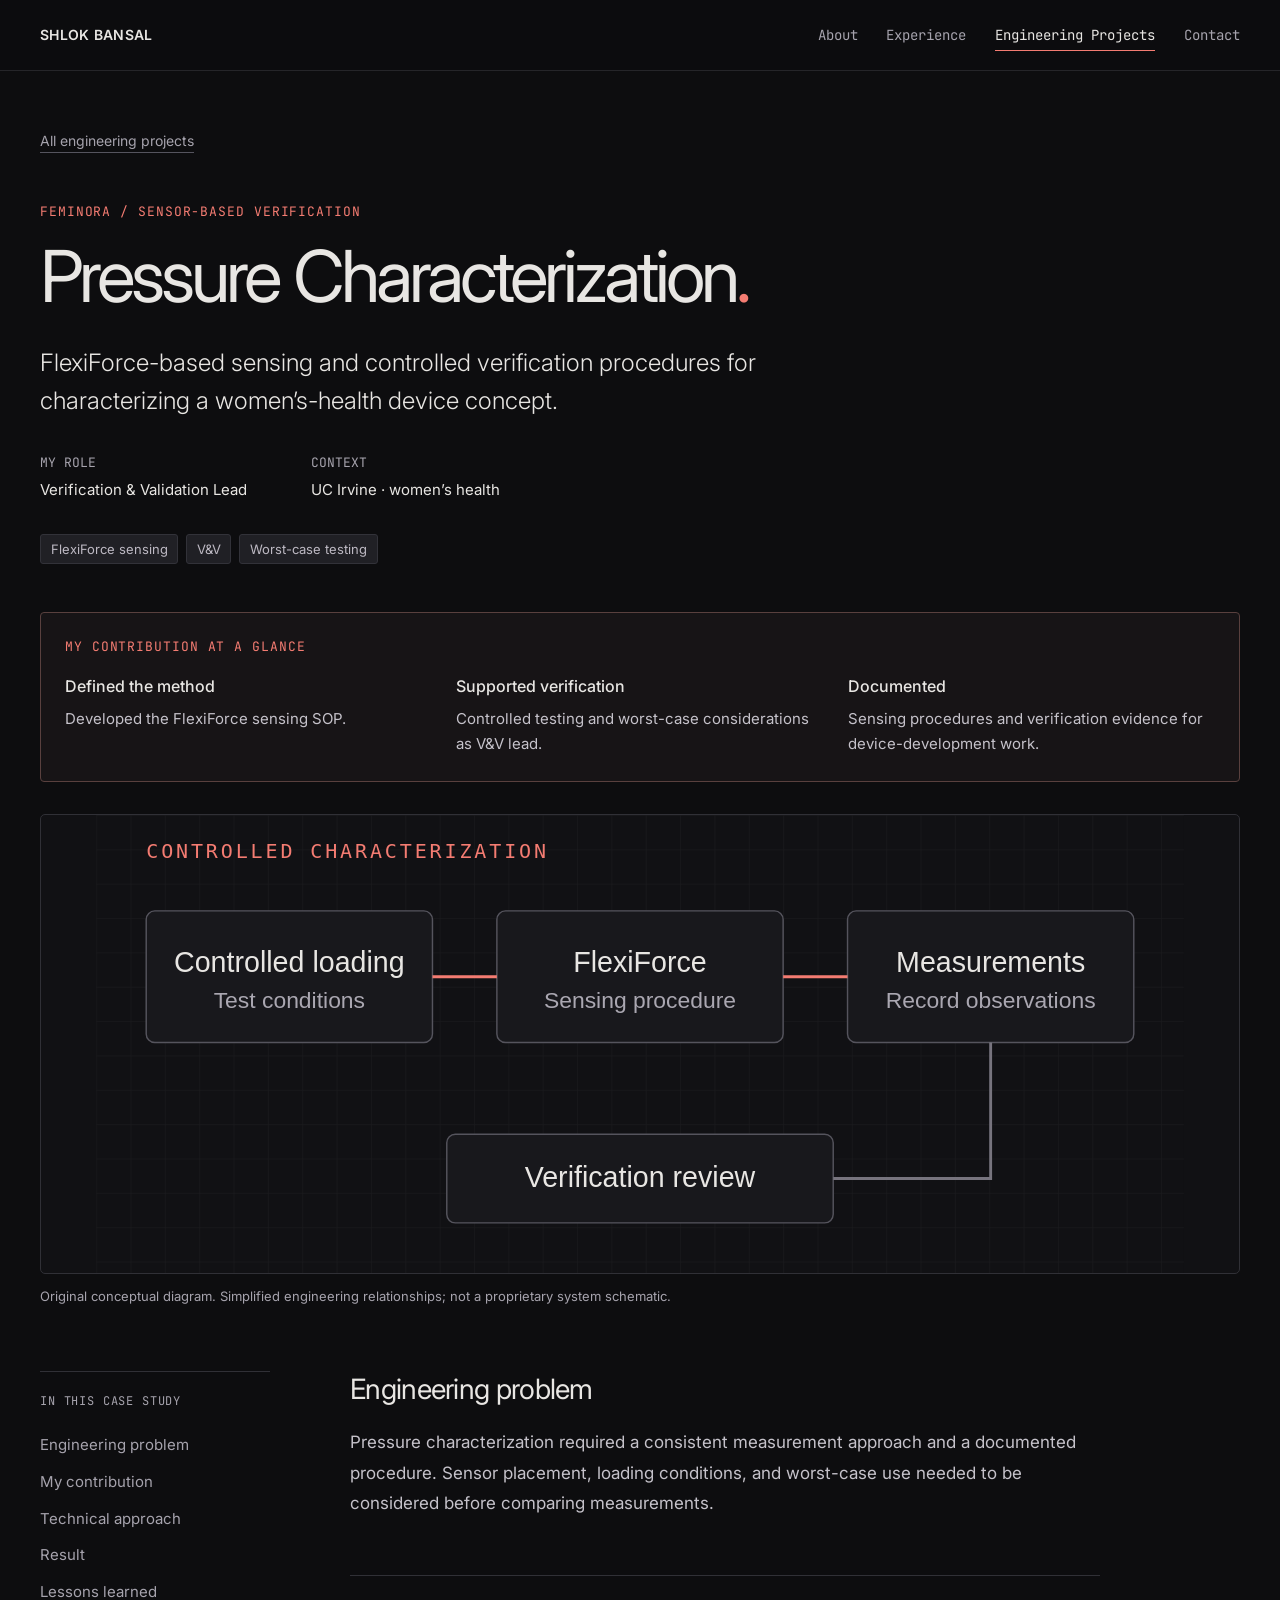
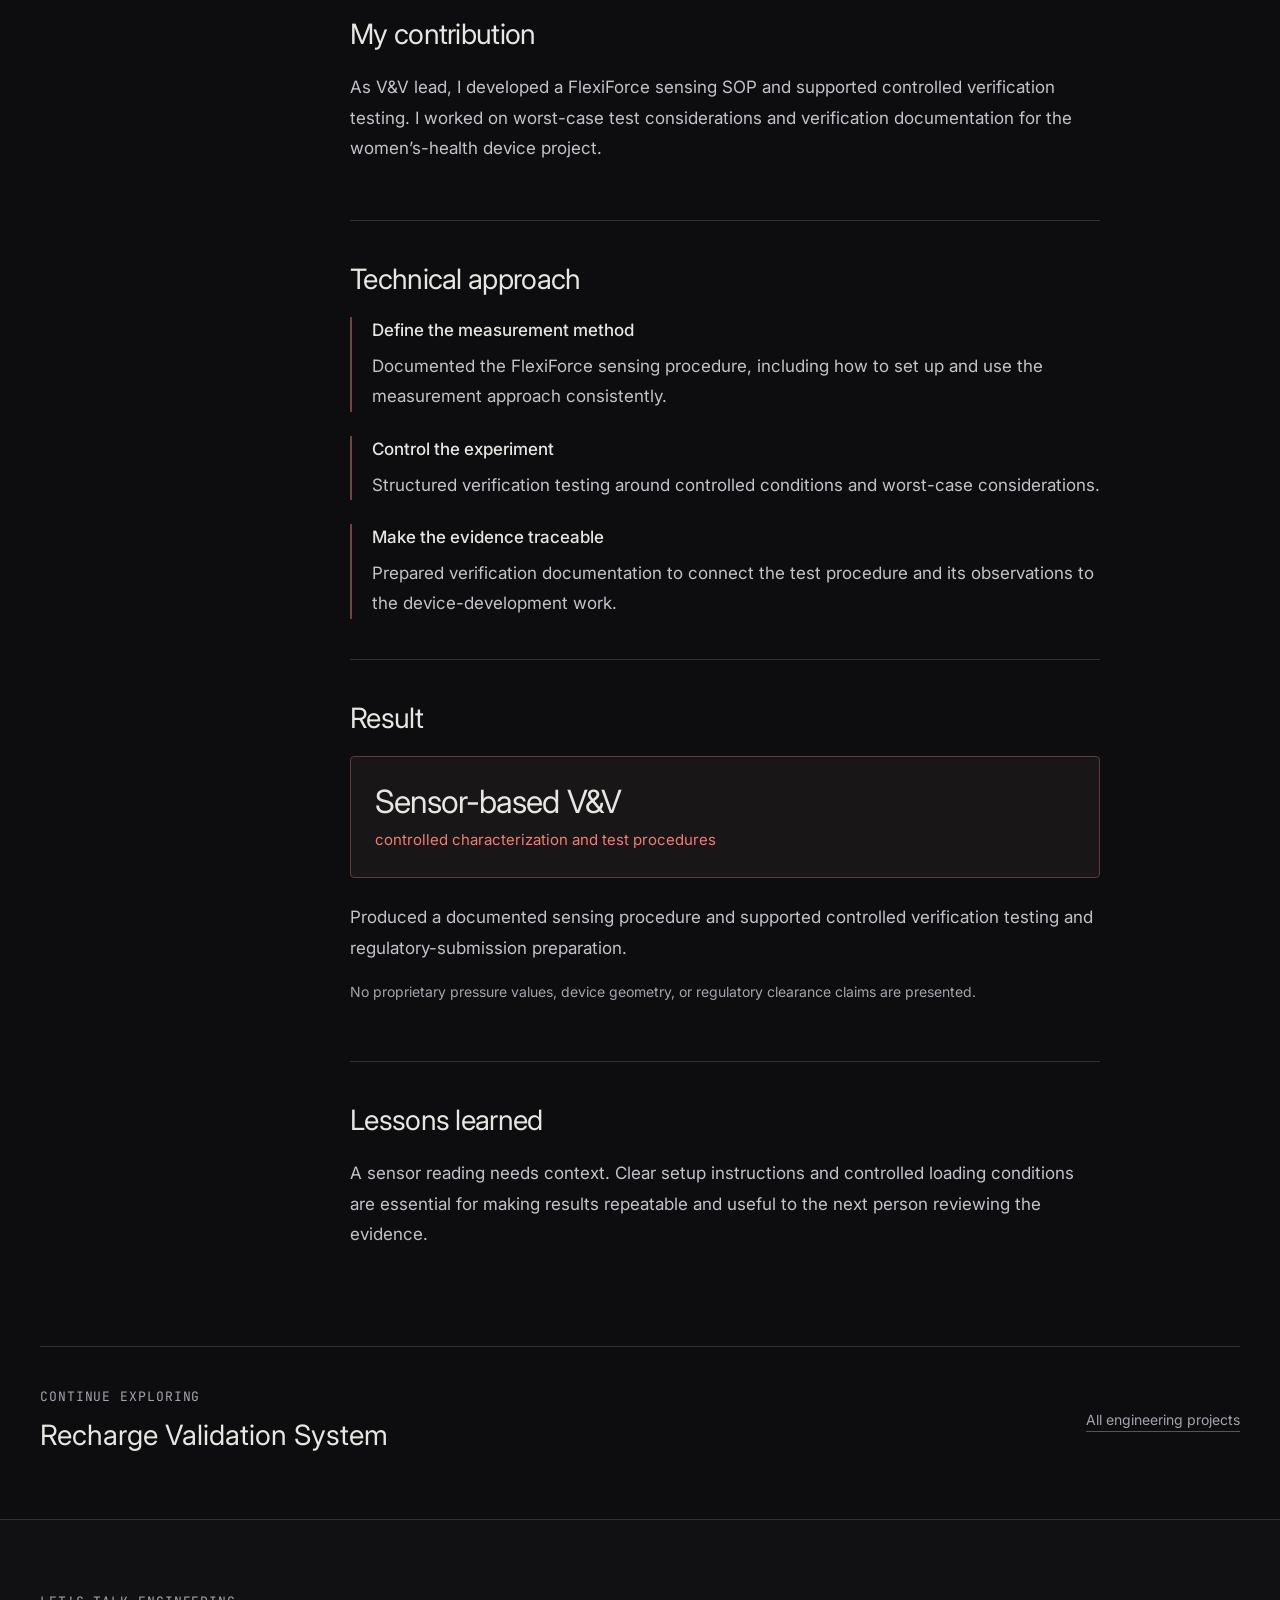
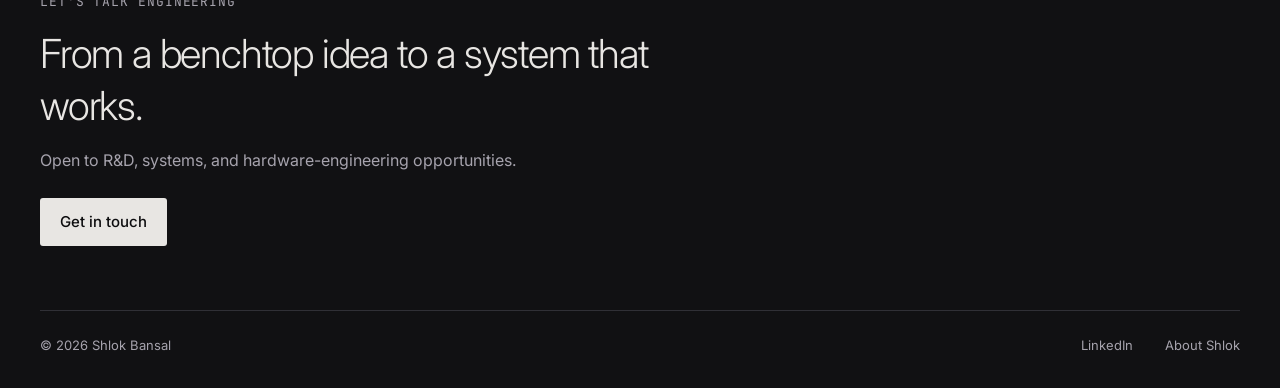
<file: projects/pressure-characterization.html>
<!DOCTYPE html>
<html lang="en"><head><meta charset="UTF-8"><meta name="viewport" content="width=device-width, initial-scale=1.0">
<title>Pressure Characterization — Shlok Bansal</title><meta name="description" content="FlexiForce-based sensing and controlled verification procedures for characterizing a women’s-health device concept."><meta name="theme-color" content="#0d0d0f">
<meta property="og:title" content="Pressure Characterization — Shlok Bansal"><meta property="og:description" content="FlexiForce-based sensing and controlled verification procedures for characterizing a women’s-health device concept."><meta property="og:type" content="website">
<link rel="preconnect" href="https://fonts.googleapis.com"><link rel="preconnect" href="https://fonts.gstatic.com" crossorigin>
<link href="https://fonts.googleapis.com/css2?family=Inter:wght@300;400;500;600;700&family=JetBrains+Mono:wght@400;500&display=swap" rel="stylesheet">
<link rel="stylesheet" href="../engineering.css"><script src="../navigation.js" defer></script></head><body class="engineering-page"><a class="skip-link" href="#main-content">Skip to content</a>
<nav aria-label="Main navigation"><a class="brand" href="../index.html">SHLOK BANSAL</a><button class="menu-toggle" type="button" aria-expanded="false" aria-controls="main-menu">Menu</button><div class="links" id="main-menu">
<a href="../index.html#story">About</a><a href="../index.html#experience">Experience</a><a href="../projects.html" aria-current="page">Engineering Projects</a><a href="../index.html#contact">Contact</a></div></nav><main id="main-content" class="case-page"><a class="back-link" href="../projects.html">All engineering projects</a><header class="case-header"><p class="kicker accent">Feminora / Sensor-based verification</p><h1>Pressure Characterization<span class="title-period">.</span></h1><p class="intro-lead">FlexiForce-based sensing and controlled verification procedures for characterizing a women’s-health device concept.</p><dl class="case-meta"><div><dt>My role</dt><dd>Verification &amp; Validation Lead</dd></div><div><dt>Context</dt><dd>UC Irvine · women’s health</dd></div></dl><ul class="project-tags" aria-label="Technologies and skills"><li>FlexiForce sensing</li><li>V&amp;V</li><li>Worst-case testing</li></ul></header><aside class="ownership-brief" aria-label="My contribution at a glance"><p class="kicker accent">My contribution at a glance</p><ul><li><strong>Defined the method</strong><span>Developed the FlexiForce sensing SOP.</span></li><li><strong>Supported verification</strong><span>Controlled testing and worst-case considerations as V&amp;V lead.</span></li><li><strong>Documented</strong><span>Sensing procedures and verification evidence for device-development work.</span></li></ul></aside><figure class="case-figure"><img src="../assets/diagrams/pressure-characterization.svg" alt="Conceptual controlled-loading workflow linking a FlexiForce sensor, measurement recording, and verification review." width="760" height="320"><figcaption>Original conceptual diagram. Simplified engineering relationships; not a proprietary system schematic.</figcaption></figure><div class="case-content"><aside class="case-toc" aria-label="In this case study"><p class="kicker">In this case study</p><a href="#problem">Engineering problem</a><a href="#contribution">My contribution</a><a href="#approach">Technical approach</a><a href="#result">Result</a><a href="#lessons">Lessons learned</a></aside><div class="case-sections"><section id="problem"><h2>Engineering problem</h2><p>Pressure characterization required a consistent measurement approach and a documented procedure. Sensor placement, loading conditions, and worst-case use needed to be considered before comparing measurements.</p></section><section id="contribution"><h2>My contribution</h2><p>As V&amp;V lead, I developed a FlexiForce sensing SOP and supported controlled verification testing. I worked on worst-case test considerations and verification documentation for the women’s-health device project.</p></section><section id="approach"><h2>Technical approach</h2><ul class="approach-list"><li><h3>Define the measurement method</h3><p>Documented the FlexiForce sensing procedure, including how to set up and use the measurement approach consistently.</p></li><li><h3>Control the experiment</h3><p>Structured verification testing around controlled conditions and worst-case considerations.</p></li><li><h3>Make the evidence traceable</h3><p>Prepared verification documentation to connect the test procedure and its observations to the device-development work.</p></li></ul></section><section id="result"><h2>Result</h2><div class="result-callout"><p class="result-metric">Sensor-based V&amp;V</p><p class="result-label">controlled characterization and test procedures</p></div><p>Produced a documented sensing procedure and supported controlled verification testing and regulatory-submission preparation.</p><p class="scope-note">No proprietary pressure values, device geometry, or regulatory clearance claims are presented.</p></section><section id="lessons"><h2>Lessons learned</h2><p>A sensor reading needs context. Clear setup instructions and controlled loading conditions are essential for making results repeatable and useful to the next person reviewing the evidence.</p></section></div></div><div class="case-next"><div><p class="kicker">Continue exploring</p><a href="recharge-validation.html">Recharge Validation System</a></div><a class="back-link" href="../projects.html">All engineering projects</a></div></main><footer class="project-footer"><div><p class="kicker">Let's talk engineering</p><h2>From a benchtop idea to a system that works.</h2><p>Open to R&amp;D, systems, and hardware-engineering opportunities.</p><a class="btn-solid" href="mailto:shlokbansal@gmail.com">Get in touch</a></div><div class="footer-bottom"><span>© 2026 Shlok Bansal</span><a href="https://www.linkedin.com/in/shlok-bansal" target="_blank" rel="noopener noreferrer">LinkedIn</a><a href="../index.html">About Shlok</a></div></footer></body></html>
</file>
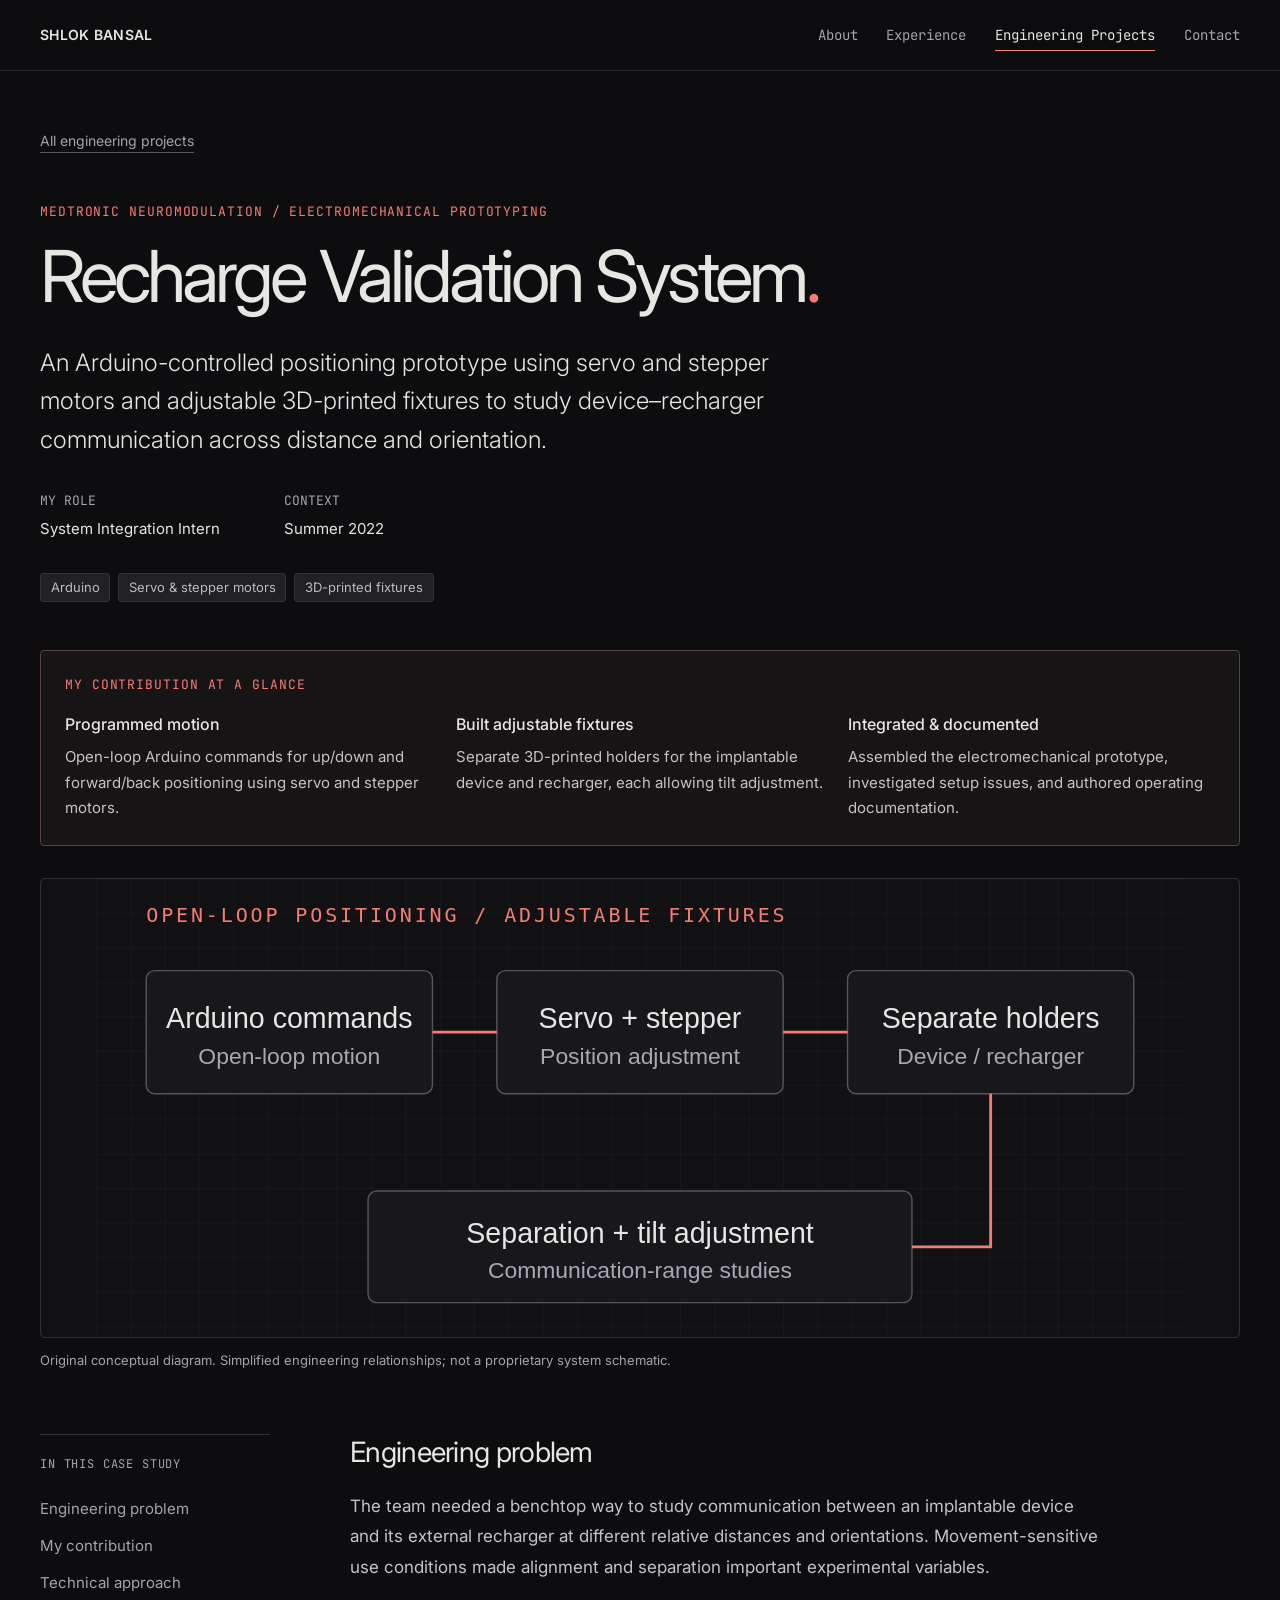
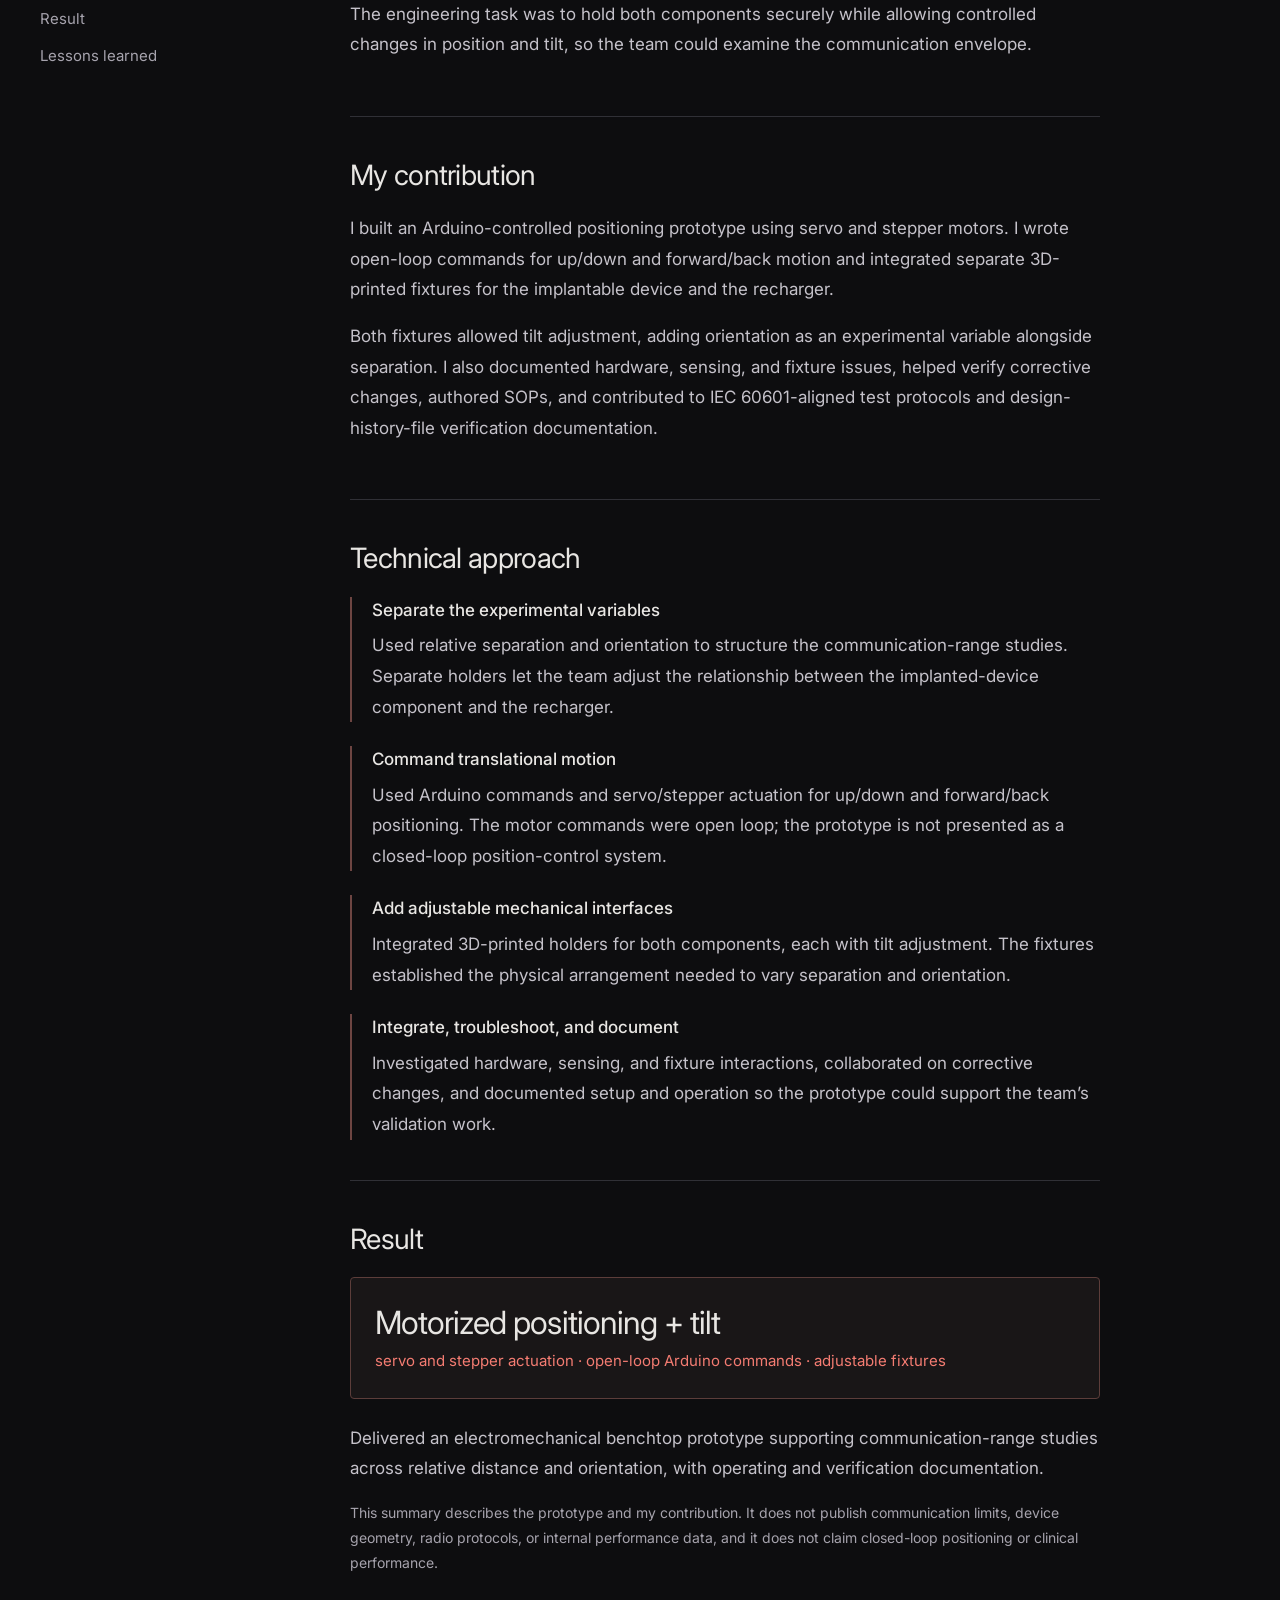
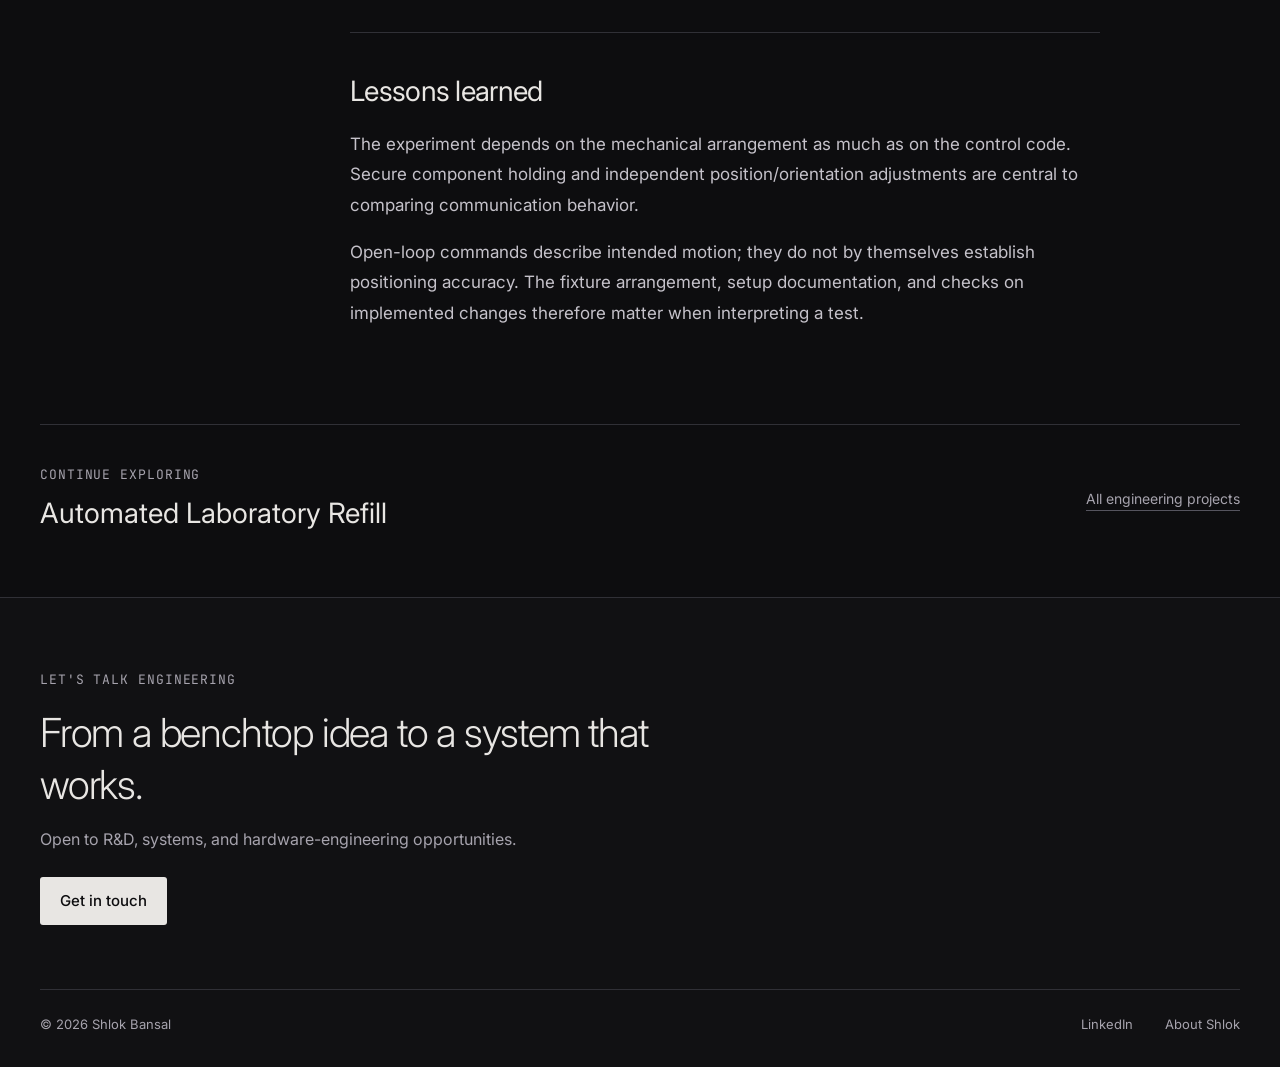
<file: projects/recharge-validation.html>
<!DOCTYPE html>
<html lang="en"><head><meta charset="UTF-8"><meta name="viewport" content="width=device-width, initial-scale=1.0">
<title>Recharge Validation System — Shlok Bansal</title><meta name="description" content="An Arduino-controlled positioning prototype using servo and stepper motors and adjustable 3D-printed fixtures to study device–recharger communication across distance and orientation."><meta name="theme-color" content="#0d0d0f">
<meta property="og:title" content="Recharge Validation System — Shlok Bansal"><meta property="og:description" content="An Arduino-controlled positioning prototype using servo and stepper motors and adjustable 3D-printed fixtures to study device–recharger communication across distance and orientation."><meta property="og:type" content="website">
<link rel="preconnect" href="https://fonts.googleapis.com"><link rel="preconnect" href="https://fonts.gstatic.com" crossorigin>
<link href="https://fonts.googleapis.com/css2?family=Inter:wght@300;400;500;600;700&family=JetBrains+Mono:wght@400;500&display=swap" rel="stylesheet">
<link rel="stylesheet" href="../engineering.css"><script src="../navigation.js" defer></script></head><body class="engineering-page"><a class="skip-link" href="#main-content">Skip to content</a>
<nav aria-label="Main navigation"><a class="brand" href="../index.html">SHLOK BANSAL</a><button class="menu-toggle" type="button" aria-expanded="false" aria-controls="main-menu">Menu</button><div class="links" id="main-menu">
<a href="../index.html#story">About</a><a href="../index.html#experience">Experience</a><a href="../projects.html" aria-current="page">Engineering Projects</a><a href="../index.html#contact">Contact</a></div></nav><main id="main-content" class="case-page"><a class="back-link" href="../projects.html">All engineering projects</a><header class="case-header"><p class="kicker accent">Medtronic Neuromodulation / Electromechanical prototyping</p><h1>Recharge Validation System<span class="title-period">.</span></h1><p class="intro-lead">An Arduino-controlled positioning prototype using servo and stepper motors and adjustable 3D-printed fixtures to study device–recharger communication across distance and orientation.</p><dl class="case-meta"><div><dt>My role</dt><dd>System Integration Intern</dd></div><div><dt>Context</dt><dd>Summer 2022</dd></div></dl><ul class="project-tags" aria-label="Technologies and skills"><li>Arduino</li><li>Servo &amp; stepper motors</li><li>3D-printed fixtures</li></ul></header><aside class="ownership-brief" aria-label="My contribution at a glance"><p class="kicker accent">My contribution at a glance</p><ul><li><strong>Programmed motion</strong><span>Open-loop Arduino commands for up/down and forward/back positioning using servo and stepper motors.</span></li><li><strong>Built adjustable fixtures</strong><span>Separate 3D-printed holders for the implantable device and recharger, each allowing tilt adjustment.</span></li><li><strong>Integrated &amp; documented</strong><span>Assembled the electromechanical prototype, investigated setup issues, and authored operating documentation.</span></li></ul></aside><figure class="case-figure"><img src="../assets/diagrams/recharge-validation.svg" alt="Conceptual positioning prototype with open-loop Arduino commands, servo and stepper motors, and separate device and recharger fixtures with tilt adjustment." width="760" height="320"><figcaption>Original conceptual diagram. Simplified engineering relationships; not a proprietary system schematic.</figcaption></figure><div class="case-content"><aside class="case-toc" aria-label="In this case study"><p class="kicker">In this case study</p><a href="#problem">Engineering problem</a><a href="#contribution">My contribution</a><a href="#approach">Technical approach</a><a href="#result">Result</a><a href="#lessons">Lessons learned</a></aside><div class="case-sections"><section id="problem"><h2>Engineering problem</h2><p>The team needed a benchtop way to study communication between an implantable device and its external recharger at different relative distances and orientations. Movement-sensitive use conditions made alignment and separation important experimental variables.</p><p>The engineering task was to hold both components securely while allowing controlled changes in position and tilt, so the team could examine the communication envelope.</p></section><section id="contribution"><h2>My contribution</h2><p>I built an Arduino-controlled positioning prototype using servo and stepper motors. I wrote open-loop commands for up/down and forward/back motion and integrated separate 3D-printed fixtures for the implantable device and the recharger.</p><p>Both fixtures allowed tilt adjustment, adding orientation as an experimental variable alongside separation. I also documented hardware, sensing, and fixture issues, helped verify corrective changes, authored SOPs, and contributed to IEC 60601-aligned test protocols and design-history-file verification documentation.</p></section><section id="approach"><h2>Technical approach</h2><ul class="approach-list"><li><h3>Separate the experimental variables</h3><p>Used relative separation and orientation to structure the communication-range studies. Separate holders let the team adjust the relationship between the implanted-device component and the recharger.</p></li><li><h3>Command translational motion</h3><p>Used Arduino commands and servo/stepper actuation for up/down and forward/back positioning. The motor commands were open loop; the prototype is not presented as a closed-loop position-control system.</p></li><li><h3>Add adjustable mechanical interfaces</h3><p>Integrated 3D-printed holders for both components, each with tilt adjustment. The fixtures established the physical arrangement needed to vary separation and orientation.</p></li><li><h3>Integrate, troubleshoot, and document</h3><p>Investigated hardware, sensing, and fixture interactions, collaborated on corrective changes, and documented setup and operation so the prototype could support the team’s validation work.</p></li></ul></section><section id="result"><h2>Result</h2><div class="result-callout"><p class="result-metric">Motorized positioning + tilt</p><p class="result-label">servo and stepper actuation · open-loop Arduino commands · adjustable fixtures</p></div><p>Delivered an electromechanical benchtop prototype supporting communication-range studies across relative distance and orientation, with operating and verification documentation.</p><p class="scope-note">This summary describes the prototype and my contribution. It does not publish communication limits, device geometry, radio protocols, or internal performance data, and it does not claim closed-loop positioning or clinical performance.</p></section><section id="lessons"><h2>Lessons learned</h2><p>The experiment depends on the mechanical arrangement as much as on the control code. Secure component holding and independent position/orientation adjustments are central to comparing communication behavior.</p><p>Open-loop commands describe intended motion; they do not by themselves establish positioning accuracy. The fixture arrangement, setup documentation, and checks on implemented changes therefore matter when interpreting a test.</p></section></div></div><div class="case-next"><div><p class="kicker">Continue exploring</p><a href="automated-refill.html">Automated Laboratory Refill</a></div><a class="back-link" href="../projects.html">All engineering projects</a></div></main><footer class="project-footer"><div><p class="kicker">Let's talk engineering</p><h2>From a benchtop idea to a system that works.</h2><p>Open to R&amp;D, systems, and hardware-engineering opportunities.</p><a class="btn-solid" href="mailto:shlokbansal@gmail.com">Get in touch</a></div><div class="footer-bottom"><span>© 2026 Shlok Bansal</span><a href="https://www.linkedin.com/in/shlok-bansal" target="_blank" rel="noopener noreferrer">LinkedIn</a><a href="../index.html">About Shlok</a></div></footer></body></html>
</file>
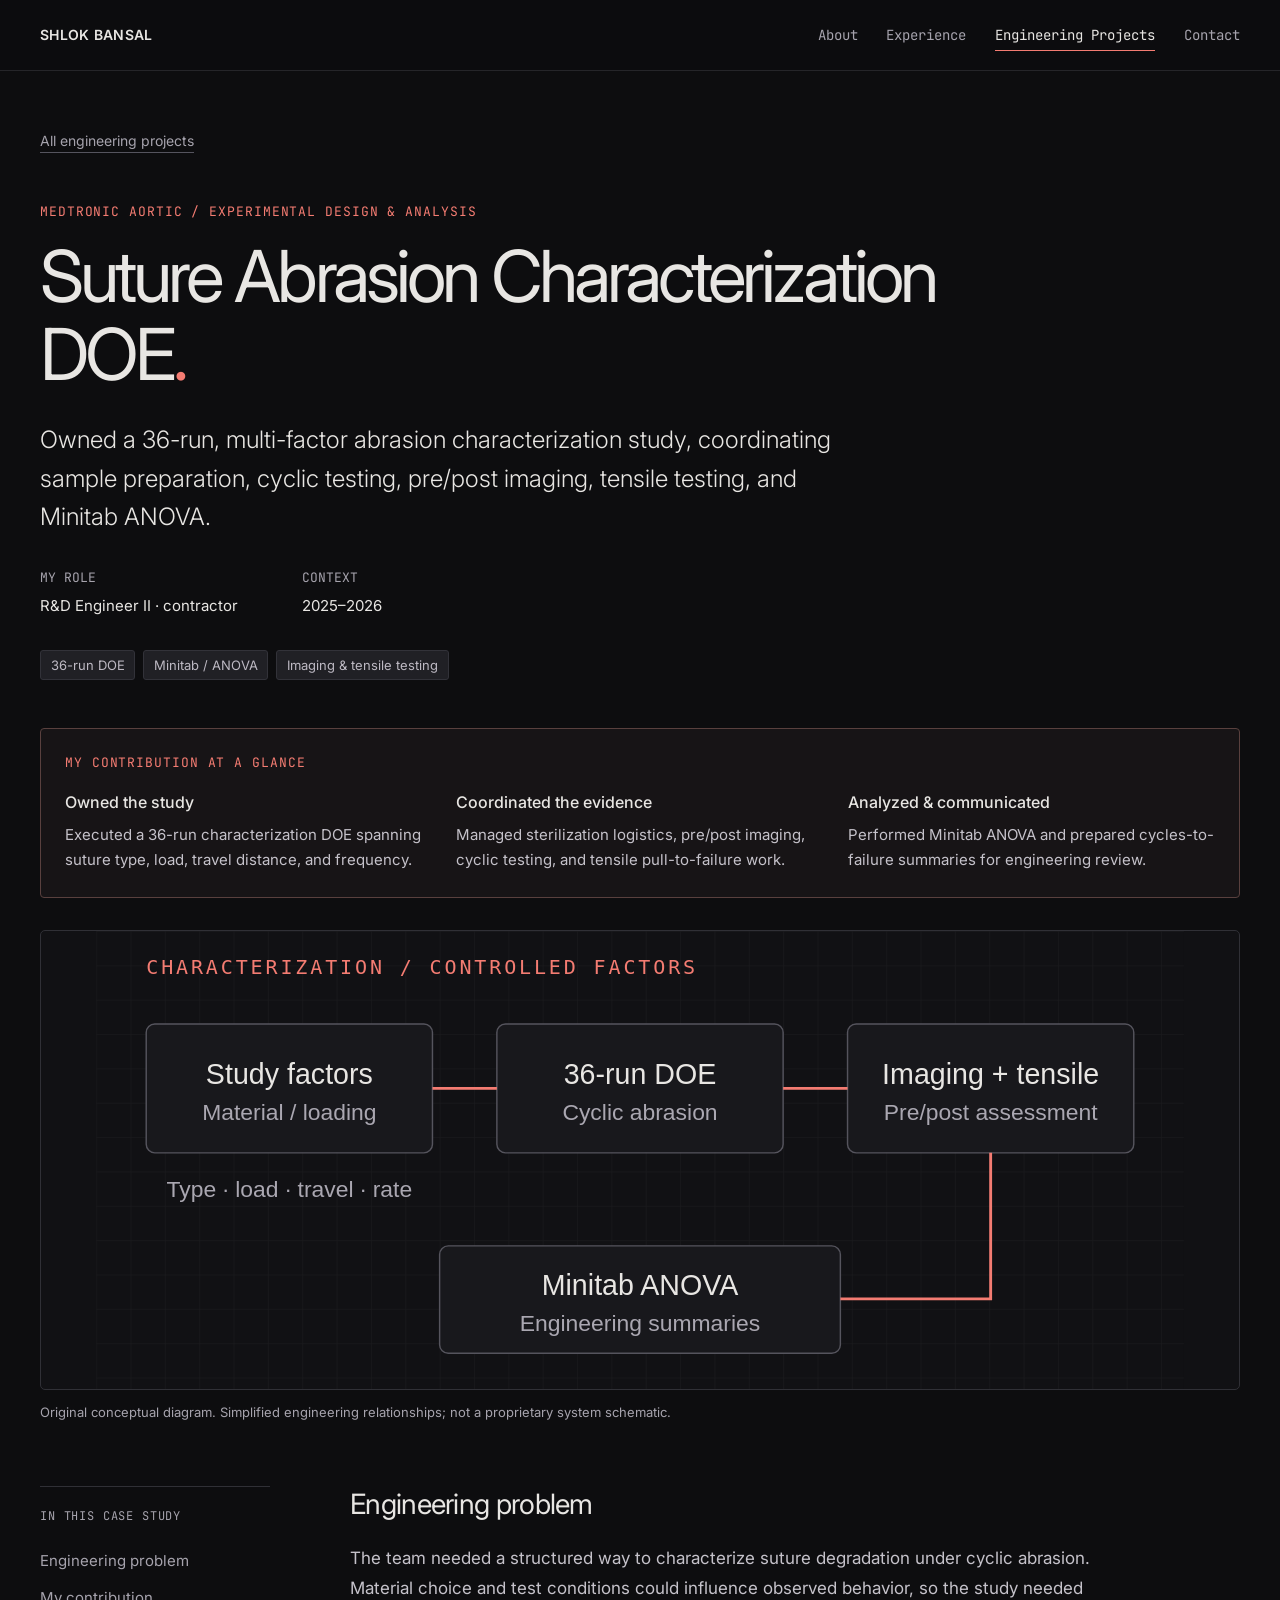
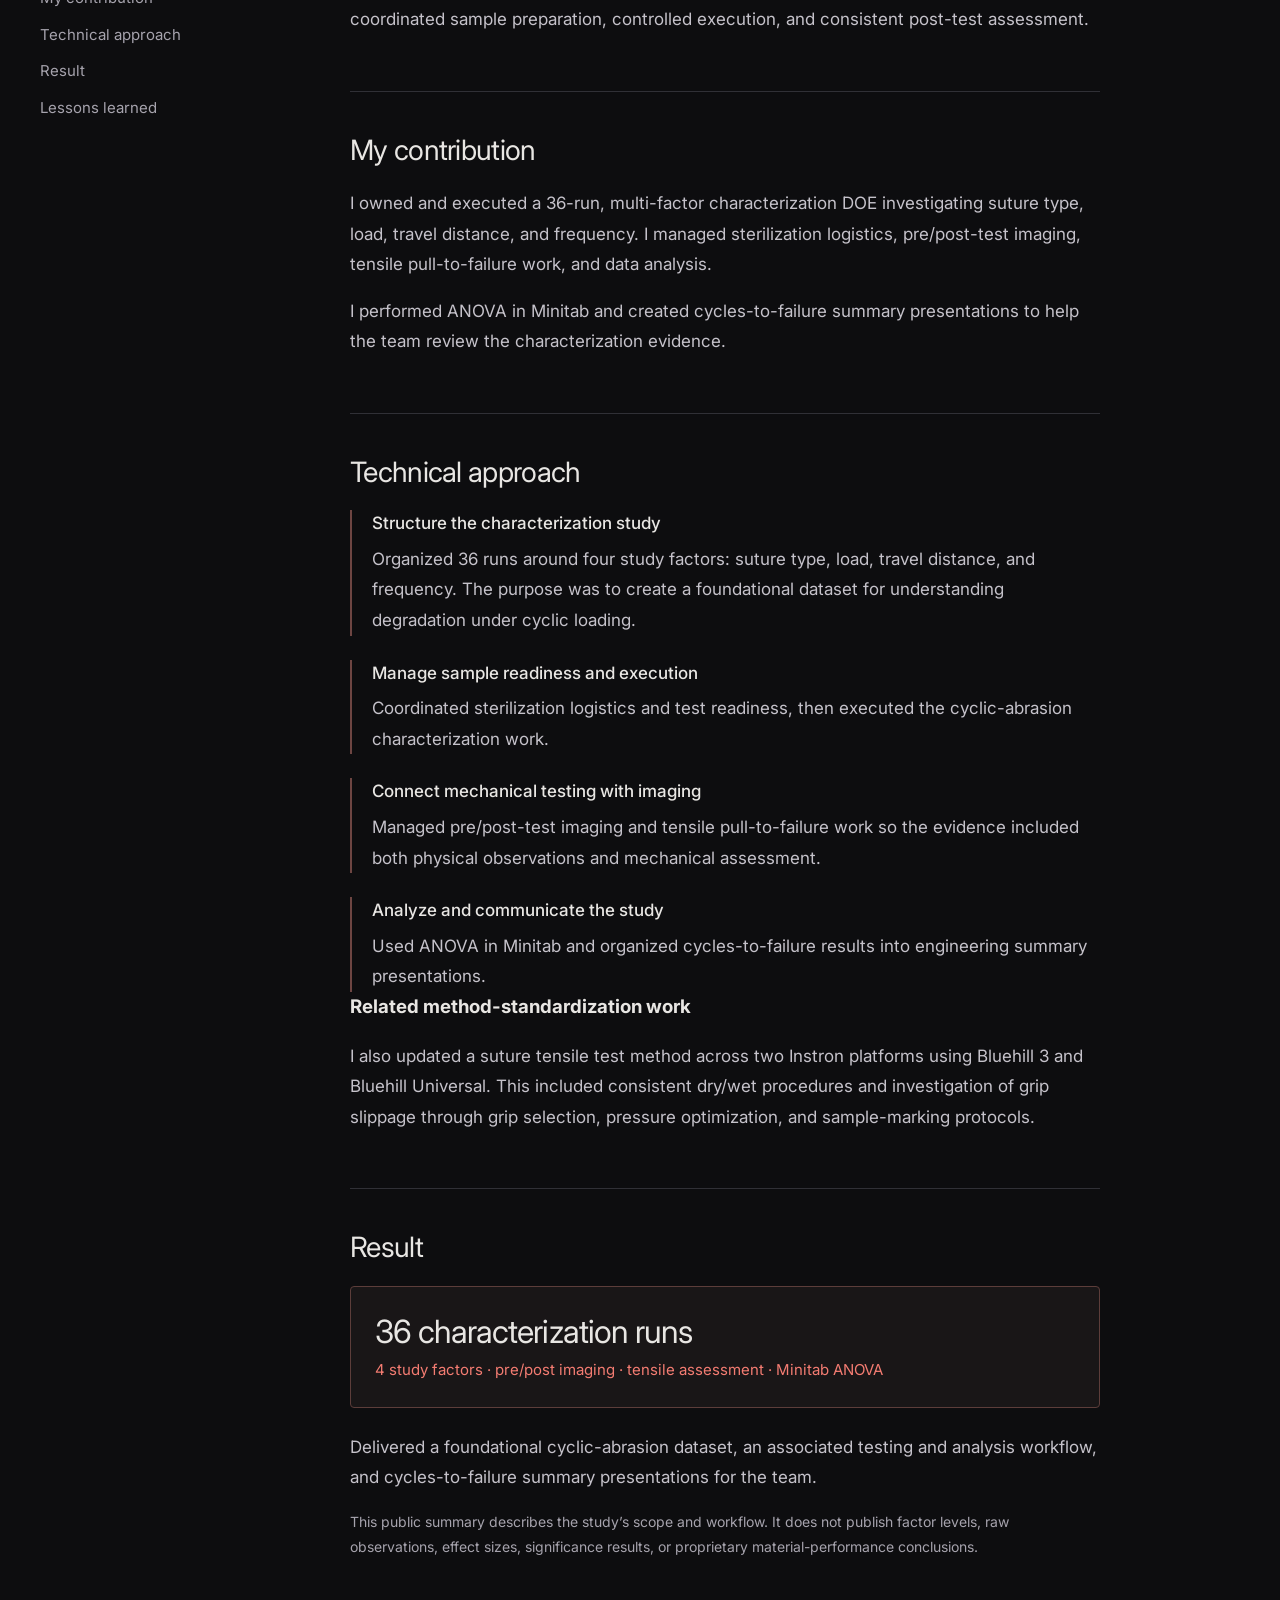
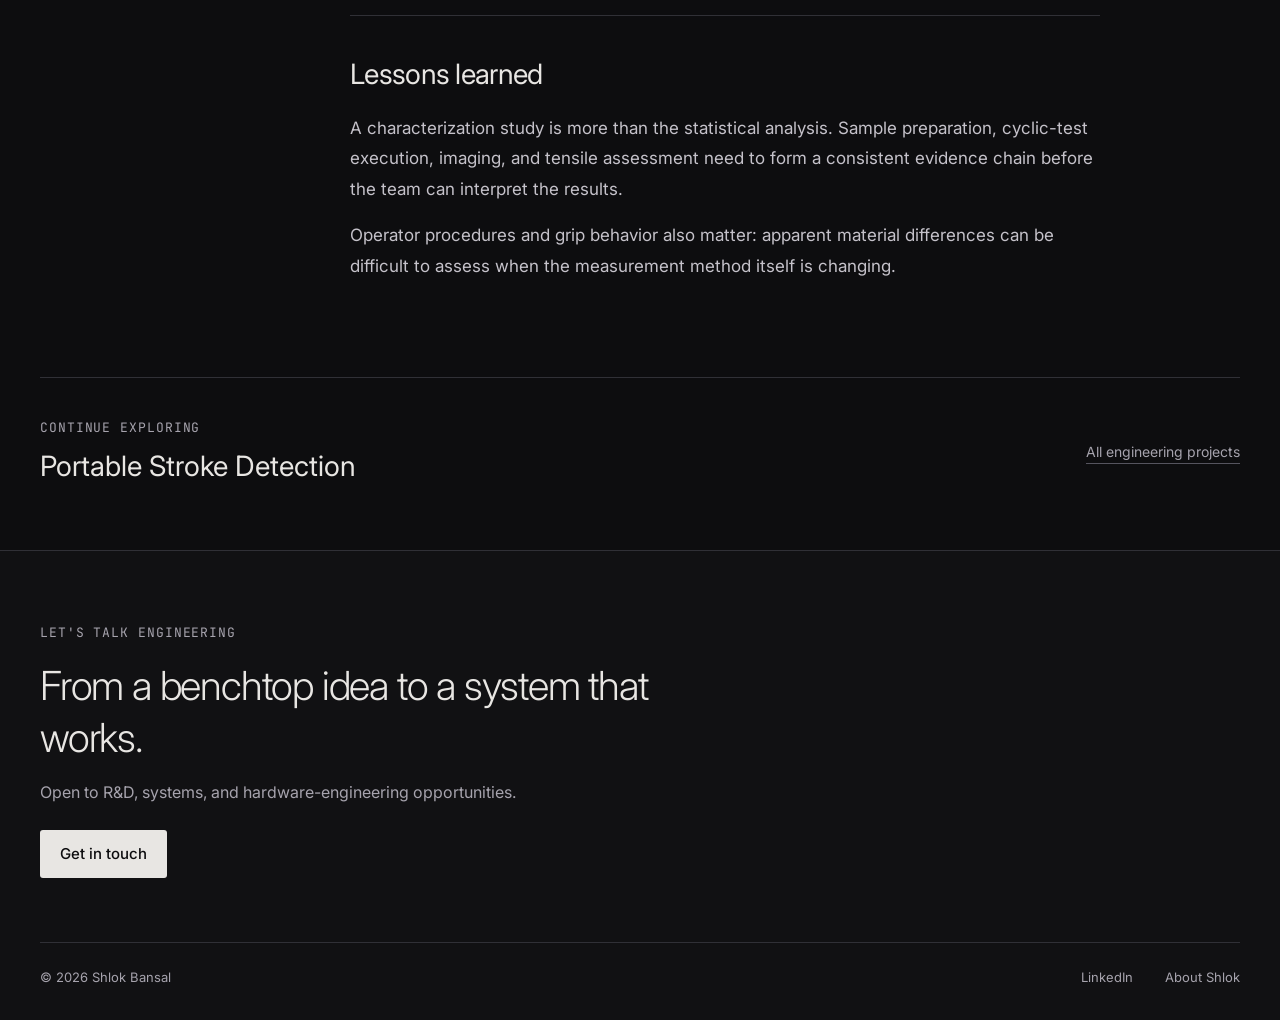
<file: projects/suture-abrasion-doe.html>
<!DOCTYPE html>
<html lang="en"><head><meta charset="UTF-8"><meta name="viewport" content="width=device-width, initial-scale=1.0">
<title>Suture Abrasion Characterization DOE — Shlok Bansal</title><meta name="description" content="Owned a 36-run, multi-factor abrasion characterization study, coordinating sample preparation, cyclic testing, pre/post imaging, tensile testing, and Minitab ANOVA."><meta name="theme-color" content="#0d0d0f">
<meta property="og:title" content="Suture Abrasion Characterization DOE — Shlok Bansal"><meta property="og:description" content="Owned a 36-run, multi-factor abrasion characterization study, coordinating sample preparation, cyclic testing, pre/post imaging, tensile testing, and Minitab ANOVA."><meta property="og:type" content="website">
<link rel="preconnect" href="https://fonts.googleapis.com"><link rel="preconnect" href="https://fonts.gstatic.com" crossorigin>
<link href="https://fonts.googleapis.com/css2?family=Inter:wght@300;400;500;600;700&family=JetBrains+Mono:wght@400;500&display=swap" rel="stylesheet">
<link rel="stylesheet" href="../engineering.css"><script src="../navigation.js" defer></script></head><body class="engineering-page"><a class="skip-link" href="#main-content">Skip to content</a>
<nav aria-label="Main navigation"><a class="brand" href="../index.html">SHLOK BANSAL</a><button class="menu-toggle" type="button" aria-expanded="false" aria-controls="main-menu">Menu</button><div class="links" id="main-menu">
<a href="../index.html#story">About</a><a href="../index.html#experience">Experience</a><a href="../projects.html" aria-current="page">Engineering Projects</a><a href="../index.html#contact">Contact</a></div></nav><main id="main-content" class="case-page"><a class="back-link" href="../projects.html">All engineering projects</a><header class="case-header"><p class="kicker accent">Medtronic Aortic / Experimental design &amp; analysis</p><h1>Suture Abrasion Characterization DOE<span class="title-period">.</span></h1><p class="intro-lead">Owned a 36-run, multi-factor abrasion characterization study, coordinating sample preparation, cyclic testing, pre/post imaging, tensile testing, and Minitab ANOVA.</p><dl class="case-meta"><div><dt>My role</dt><dd>R&amp;D Engineer II · contractor</dd></div><div><dt>Context</dt><dd>2025–2026</dd></div></dl><ul class="project-tags" aria-label="Technologies and skills"><li>36-run DOE</li><li>Minitab / ANOVA</li><li>Imaging &amp; tensile testing</li></ul></header><aside class="ownership-brief" aria-label="My contribution at a glance"><p class="kicker accent">My contribution at a glance</p><ul><li><strong>Owned the study</strong><span>Executed a 36-run characterization DOE spanning suture type, load, travel distance, and frequency.</span></li><li><strong>Coordinated the evidence</strong><span>Managed sterilization logistics, pre/post imaging, cyclic testing, and tensile pull-to-failure work.</span></li><li><strong>Analyzed &amp; communicated</strong><span>Performed Minitab ANOVA and prepared cycles-to-failure summaries for engineering review.</span></li></ul></aside><figure class="case-figure"><img src="../assets/diagrams/suture-abrasion-doe.svg" alt="Conceptual characterization workflow connecting four study factors to a 36-run DOE, pre/post imaging, tensile testing, and statistical analysis." width="760" height="320"><figcaption>Original conceptual diagram. Simplified engineering relationships; not a proprietary system schematic.</figcaption></figure><div class="case-content"><aside class="case-toc" aria-label="In this case study"><p class="kicker">In this case study</p><a href="#problem">Engineering problem</a><a href="#contribution">My contribution</a><a href="#approach">Technical approach</a><a href="#result">Result</a><a href="#lessons">Lessons learned</a></aside><div class="case-sections"><section id="problem"><h2>Engineering problem</h2><p>The team needed a structured way to characterize suture degradation under cyclic abrasion. Material choice and test conditions could influence observed behavior, so the study needed coordinated sample preparation, controlled execution, and consistent post-test assessment.</p></section><section id="contribution"><h2>My contribution</h2><p>I owned and executed a 36-run, multi-factor characterization DOE investigating suture type, load, travel distance, and frequency. I managed sterilization logistics, pre/post-test imaging, tensile pull-to-failure work, and data analysis.</p><p>I performed ANOVA in Minitab and created cycles-to-failure summary presentations to help the team review the characterization evidence.</p></section><section id="approach"><h2>Technical approach</h2><ul class="approach-list"><li><h3>Structure the characterization study</h3><p>Organized 36 runs around four study factors: suture type, load, travel distance, and frequency. The purpose was to create a foundational dataset for understanding degradation under cyclic loading.</p></li><li><h3>Manage sample readiness and execution</h3><p>Coordinated sterilization logistics and test readiness, then executed the cyclic-abrasion characterization work.</p></li><li><h3>Connect mechanical testing with imaging</h3><p>Managed pre/post-test imaging and tensile pull-to-failure work so the evidence included both physical observations and mechanical assessment.</p></li><li><h3>Analyze and communicate the study</h3><p>Used ANOVA in Minitab and organized cycles-to-failure results into engineering summary presentations.</p></li></ul><h3>Related method-standardization work</h3><p>I also updated a suture tensile test method across two Instron platforms using Bluehill 3 and Bluehill Universal. This included consistent dry/wet procedures and investigation of grip slippage through grip selection, pressure optimization, and sample-marking protocols.</p></section><section id="result"><h2>Result</h2><div class="result-callout"><p class="result-metric">36 characterization runs</p><p class="result-label">4 study factors · pre/post imaging · tensile assessment · Minitab ANOVA</p></div><p>Delivered a foundational cyclic-abrasion dataset, an associated testing and analysis workflow, and cycles-to-failure summary presentations for the team.</p><p class="scope-note">This public summary describes the study’s scope and workflow. It does not publish factor levels, raw observations, effect sizes, significance results, or proprietary material-performance conclusions.</p></section><section id="lessons"><h2>Lessons learned</h2><p>A characterization study is more than the statistical analysis. Sample preparation, cyclic-test execution, imaging, and tensile assessment need to form a consistent evidence chain before the team can interpret the results.</p><p>Operator procedures and grip behavior also matter: apparent material differences can be difficult to assess when the measurement method itself is changing.</p></section></div></div><div class="case-next"><div><p class="kicker">Continue exploring</p><a href="portable-stroke-detection.html">Portable Stroke Detection</a></div><a class="back-link" href="../projects.html">All engineering projects</a></div></main><footer class="project-footer"><div><p class="kicker">Let's talk engineering</p><h2>From a benchtop idea to a system that works.</h2><p>Open to R&amp;D, systems, and hardware-engineering opportunities.</p><a class="btn-solid" href="mailto:shlokbansal@gmail.com">Get in touch</a></div><div class="footer-bottom"><span>© 2026 Shlok Bansal</span><a href="https://www.linkedin.com/in/shlok-bansal" target="_blank" rel="noopener noreferrer">LinkedIn</a><a href="../index.html">About Shlok</a></div></footer></body></html>
</file>
<file: engineering.css>
/* Shared portfolio navigation and engineering case studies. No build step. */
:root { color-scheme: dark; --bg: #0d0d0f; --panel: #141417; --ink: #e8e6e3; --muted: #a6a3ad; --rule: #303036; --accent: #f47c72; }
* { box-sizing: border-box; }
html { scroll-behavior: smooth; scroll-padding-top: 7rem; }
body { margin: 0; background: var(--bg); color: var(--ink); font-family: 'Inter', sans-serif; line-height: 1.6; }
::selection { background: #7f1d1d; color: white; }
a { color: inherit; }
a:focus-visible, button:focus-visible { outline: 2px solid var(--accent); outline-offset: 6px; }
img { max-width: 100%; }
.skip-link { position: fixed; top: -6rem; left: 1rem; z-index: 100; padding: .7rem 1rem; background: var(--ink); color: var(--bg); }
.skip-link:focus { top: .75rem; }
nav { position: fixed; inset: 0 0 auto; z-index: 50; display: flex; justify-content: space-between; align-items: center; gap: 2rem; padding: 1.25rem max(2rem, calc((100vw - 1200px) / 2)); background: rgba(13,13,15,.94); border-bottom: 1px solid #252529; backdrop-filter: blur(12px); }
nav .brand { color: var(--ink); font-size: .875rem; font-weight: 600; letter-spacing: .02em; text-decoration: none; white-space: nowrap; }
nav .links { display: flex; align-items: center; gap: 1.8rem; font-family: 'JetBrains Mono', monospace; font-size: .875rem; text-transform: none; letter-spacing: 0; color: var(--muted); }
nav .links a { color: inherit; text-decoration: none; padding: .25rem 0; transition: color .15s; }
nav .links a:hover, nav .links a[aria-current="page"] { color: var(--ink); }
nav .links a[aria-current="page"] { box-shadow: 0 1px var(--accent); }
.btn-solid, .btn-outline { display: inline-block; padding: .8rem 1.25rem; border-radius: 3px; text-decoration: none; font-size: .9375rem; font-weight: 500; line-height: 1.5; }
.btn-solid { background: var(--ink); color: var(--bg); }
.btn-solid:hover { background: white; }
.btn-outline { border: 1px solid var(--rule); }
.kicker { margin: 0 0 1rem; color: var(--muted); font-family: 'JetBrains Mono', monospace; font-size: .8125rem; letter-spacing: .07em; text-transform: uppercase; line-height: 1.6; }
.kicker.accent, .accent, .title-period { color: var(--accent); }
.engineering-page h1, .engineering-page h2, .engineering-page h3, .engineering-page p { margin-top: 0; }
.project-index, .case-page { max-width: 1264px; padding: 0 2rem; margin: auto; }
.projects-intro { padding: 10rem 0 4.5rem; max-width: 900px; }
.engineering-page h1 { font-size: clamp(2.75rem, 5.8vw, 4.75rem); letter-spacing: -.055em; line-height: 1.08; font-weight: 400; margin-bottom: 1.75rem; }
.intro-lead { font-size: clamp(1.125rem, 2.3vw, 1.5rem); line-height: 1.6; color: var(--ink); max-width: 800px; font-weight: 300; margin-bottom: 1.25rem; }
.intro-context { color: var(--muted); max-width: 720px; font-size: 1rem; margin-bottom: 1.5rem; }
.intro-disciplines { display: flex; gap: 1.5rem; flex-wrap: wrap; margin-top: 2.5rem; font-family: 'JetBrains Mono', monospace; color: var(--muted); font-size: .875rem; }
.intro-disciplines span { border-left: 2px solid var(--accent); padding-left: .75rem; }
.project-collection { padding: 2.5rem 0 1.5rem; border-top: 1px solid var(--rule); }
.section-heading { display: flex; gap: 1rem; justify-content: space-between; align-items: baseline; margin-bottom: 1.75rem; }
.section-heading h2 { font-size: 1.5rem; font-weight: 400; letter-spacing: -.025em; margin-bottom: 0; }
.section-heading p { color: var(--muted); font-size: .9375rem; margin-bottom: 0; }
.project-grid { display: grid; gap: 1.5rem; }
.featured-grid { grid-template-columns: repeat(2,minmax(0,1fr)); }
.supporting-grid { grid-template-columns: repeat(3,minmax(0,1fr)); }
.project-card { min-width: 0; display: flex; flex-direction: column; background: var(--panel); border: 1px solid var(--rule); border-radius: 5px; overflow: hidden; transition: border-color .2s, transform .2s; }
.project-card:hover, .project-card:focus-within { border-color: #7b5a59; transform: translateY(-3px); }
.card-link { display: flex; flex: 1; flex-direction: column; text-decoration: none; }
.card-link:focus-visible { outline-offset: -3px; }
.card-diagram { padding: 1.5rem 1.25rem; background: #111114; border-bottom: 1px solid var(--rule); }
.card-diagram img { display: block; width: 100%; height: auto; }
.card-body { display: flex; flex: 1; flex-direction: column; padding: 1.75rem; }
.card-body .kicker { font-size: .8125rem; margin-bottom: .65rem; letter-spacing: .025em; }
.project-card h3 { font-size: 1.4rem; font-weight: 400; line-height: 1.3; letter-spacing: -.025em; margin: 0 0 .875rem; }
.featured h3 { font-size: 1.75rem; }
.card-summary { color: var(--muted); font-size: 1rem; line-height: 1.65; margin: 0 0 1.5rem; }
.card-result { margin: auto 0 0; padding: 1.25rem 0; border-top: 1px solid var(--rule); color: var(--ink); font-size: 1.125rem; font-weight: 500; }
.card-result span { display: block; font-size: .875rem; color: var(--muted); font-weight: 400; margin-top: .25rem; }
.read-case { font-size: .875rem; color: var(--accent); text-underline-offset: 4px; }
.card-link:hover .read-case { text-decoration: underline; }
.project-tags { display: flex; flex-wrap: wrap; list-style: none; gap: .5rem; padding: 0; margin: 0; }
.project-card > .project-tags { padding: 0 1.75rem 1.75rem; }
.project-tags li { font-size: .8125rem; padding: .3rem .6rem; color: #bdb9c3; background: #202025; border: 1px solid #323239; border-radius: 3px; line-height: 1.4; }
.public-note { margin: 3rem 0 5rem; max-width: 820px; border-left: 2px solid #6d4542; padding-left: 1.5rem; }
.public-note h2 { font-size: 1rem; font-weight: 500; margin-bottom: .5rem; }
.public-note p { color: var(--muted); font-size: .9375rem; margin-bottom: 0; }
.case-page { padding-top: 8rem; }
.back-link { display: inline-block; color: var(--muted); font-size: .875rem; text-decoration: none; border-bottom: 1px solid #55545e; }
.back-link:hover { color: var(--ink); }
.case-header { max-width: 950px; padding: 3rem 0; }
.case-header .kicker { max-width: 850px; }
.case-header h1 { font-size: clamp(2.5rem, 5.6vw, 4.5rem); }
.case-meta { display: flex; flex-wrap: wrap; gap: 1.5rem 4rem; margin: 2rem 0; }
.case-meta dt { color: var(--muted); font-size: .8125rem; font-family: 'JetBrains Mono', monospace; text-transform: uppercase; margin-bottom: .3rem; }
.case-meta dd { margin: 0; font-size: .9375rem; }
.case-figure { margin: 0 0 4rem; }
.case-figure img { width: 100%; height: auto; max-height: 460px; background: #111114; border: 1px solid var(--rule); border-radius: 5px; display: block; }
.case-figure figcaption { color: var(--muted); font-size: .8125rem; margin-top: .75rem; }
.case-content { display: grid; grid-template-columns: 230px minmax(0,1fr); gap: 5rem; }
.case-toc { align-self: start; position: sticky; top: 7rem; border-top: 1px solid var(--rule); padding-top: 1.25rem; }
.case-toc .kicker { font-size: .75rem; }
.case-toc a { display: block; color: var(--muted); font-size: .9375rem; padding: .4rem 0; text-decoration: none; }
.case-toc a:hover { color: var(--ink); }
.case-sections { max-width: 750px; }
.case-sections section { padding: 0 0 2.5rem; margin: 0 0 2.5rem; border-bottom: 1px solid var(--rule); scroll-margin-top: 7rem; }
.case-sections section:last-child { border: none; }
.case-sections h2 { font-size: 1.75rem; font-weight: 400; line-height: 1.3; letter-spacing: -.025em; margin-bottom: 1.25rem; }
.case-sections p { font-size: 1.0625rem; color: #c5c2ca; line-height: 1.8; margin-bottom: 1rem; }
.approach-list { list-style: none; padding: 0; margin: 0; display: grid; gap: 1.5rem; }
.approach-list li { padding-left: 1.25rem; border-left: 2px solid #6d4542; }
.approach-list h3 { font-size: 1.0625rem; font-weight: 500; margin-bottom: .4rem; }
.approach-list p { margin-bottom: 0; }
.result-callout { margin-bottom: 1.5rem; padding: 1.5rem; background: #191617; border: 1px solid #5c3d3a; border-radius: 4px; }
.result-callout .result-metric { color: var(--ink); font-size: clamp(1.5rem, 3vw, 2rem); font-weight: 400; letter-spacing: -.03em; margin-bottom: .2rem; line-height: 1.3; }
.result-callout .result-label { color: var(--accent); font-size: .9375rem; margin-bottom: 0; }
.case-sections .scope-note { font-size: .875rem; color: var(--muted); }
.case-next { display: flex; align-items: center; justify-content: space-between; gap: 2rem; padding: 2.5rem 0 4rem; border-top: 1px solid var(--rule); }
.case-next .kicker { margin-bottom: .5rem; }
.case-next div > a { text-decoration: none; font-size: clamp(1.2rem,2.5vw,1.75rem); line-height: 1.4; }
.case-next div > a:hover { color: var(--accent); }
.project-footer { border-top: 1px solid var(--rule); text-align: left; padding: 4.5rem max(2rem,calc((100vw - 1200px)/2)) 2rem; background: #111113; }
.project-footer > div:first-child { max-width: 650px; }
.project-footer h2 { font-size: clamp(1.75rem,3.5vw,2.5rem); font-weight: 300; line-height: 1.3; letter-spacing: -.03em; margin-bottom: 1rem; }
.project-footer p:not(.kicker) { color: var(--muted); margin-bottom: 1.5rem; }
.footer-bottom { display: flex; flex-wrap: wrap; gap: 1rem 2rem; margin-top: 4rem; padding-top: 1.5rem; border-top: 1px solid var(--rule); color: var(--muted); font-size: .8125rem; }
.footer-bottom span { margin-right: auto; }
.footer-bottom a { text-decoration: none; }
.footer-bottom a:hover { color: var(--ink); }
/* Bring the original homepage into the same readable navigation and project system. */
.home-projects { max-width: 1200px; margin: auto; }
.home-projects .section-heading { align-items: end; }
.home-projects h2 { font-size: 2rem; font-weight: 300; line-height: 1.3; }
.home-projects .kicker { margin-bottom: .75rem; }
.text-link { font-size: .9375rem; color: var(--muted); text-underline-offset: 5px; }
.text-link:hover { color: var(--ink); }
.hero-left .role { color: #bbb7c2; }
.hero-left p.lead { color: var(--muted); }
.hero-left .bridge { color: var(--accent); line-height: 1.7; font-size: .8125rem; }
.hero-cta { gap: .75rem; }
.eyebrow, .exp-body p.label { font-size: .875rem; color: var(--muted); }
.exp-tag.previous { color: var(--muted); }
.tag-row span, .cap-grid div { font-size: .8125rem; color: var(--muted); }
.copyright { font-size: .75rem; color: var(--muted); }
.cap-left p { line-height: 1.65; }
@media (max-width: 1000px) {
    .supporting-grid { grid-template-columns: repeat(2,minmax(0,1fr)); }
    .case-content { grid-template-columns: 190px minmax(0,1fr); gap: 2.5rem; }
    nav .links { gap: 1.2rem; }
}
@media (max-width: 720px) {
    html { scroll-padding-top: 9rem; }
    nav { padding: 1rem 1.25rem; flex-wrap: wrap; gap: .65rem; }
    nav .brand { font-size: .875rem; }
    nav .links { width: 100%; justify-content: space-between; gap: .5rem; font-size: .8125rem; }
    nav .links a { padding: .35rem 0; }
    .project-index, .case-page { padding-left: 1.25rem; padding-right: 1.25rem; }
    .projects-intro { padding: 10rem 0 3rem; }
    .intro-disciplines { gap: .75rem 1.1rem; font-size: .8125rem; }
    .section-heading { align-items: flex-start; flex-direction: column; gap: .5rem; }
    .featured-grid, .supporting-grid { grid-template-columns: minmax(0,1fr); }
    .project-collection { padding-top: 2rem; }
    .card-diagram { padding: 1.25rem .75rem; }
    .card-body { padding: 1.5rem; }
    .project-card h3, .featured h3 { font-size: 1.5rem; }
    .project-card > .project-tags { padding: 0 1.5rem 1.5rem; }
    .public-note { margin-bottom: 3rem; padding-left: 1rem; }
    .case-page { padding-top: 9rem; }
    .case-header { padding: 2rem 0; }
    .case-meta { gap: 1.25rem; flex-direction: column; }
    .case-figure { margin-bottom: 2.5rem; }
    .case-content { display: block; }
    .case-toc { position: static; display: flex; flex-wrap: wrap; gap: .25rem 1rem; margin-bottom: 3rem; padding-top: 1rem; }
    .case-toc .kicker { width: 100%; margin-bottom: .4rem; }
    .case-toc a { font-size: .875rem; }
    .case-sections section { scroll-margin-top: 9rem; padding-bottom: 2rem; margin-bottom: 2rem; }
    .case-sections h2 { font-size: 1.5rem; }
    .case-sections p { font-size: 1rem; }
    .case-next { align-items: flex-start; flex-direction: column; padding: 2rem 0 3rem; }
    .project-footer { padding: 3rem 1.25rem 1.5rem; }
    .footer-bottom { margin-top: 3rem; }
    #hero { padding-top: 10rem; }
    .heart-wrap { width: min(345px,100%); }
    .home-projects .section-heading { align-items: flex-start; }
    section { padding-left: 1.25rem; padding-right: 1.25rem; }
}
@media (max-width: 360px) { nav .links { font-size: .75rem; } }
@media (prefers-reduced-motion: reduce) { html { scroll-behavior: auto; } *, *::before, *::after { transition: none !important; } .project-card:hover { transform: none; } }
/* A compact disclosure menu keeps project navigation readable on narrow screens. */
.menu-toggle { display: none; background: transparent; color: var(--ink); border: 1px solid #55545e; border-radius: 3px; padding: .5rem .875rem; font: inherit; font-size: .875rem; min-height: 44px; cursor: pointer; }
@media (max-width: 720px) {
    nav { gap: .5rem 1rem; }
    nav .links { font-family: 'Inter',sans-serif; font-size: .875rem; display: grid; grid-template-columns: auto auto; justify-content: start; gap: .5rem 1.5rem; }
    nav.menu-ready .menu-toggle { display: block; }
    nav.menu-ready .links { display: none; width: 100%; padding: 1rem 0 .5rem; }
    nav.menu-ready:has(.menu-toggle[aria-expanded="true"]) .links { display: grid; }
    nav .links a { padding: .5rem 0; }
    .projects-intro { padding-top: 9rem; }
    .case-page { padding-top: 8rem; }
    #hero { padding-top: 9rem; }
}

/* Case-study concept comparison. */
.comparison-wrap { margin: 2rem 0; overflow-x: auto; }
.engineering-comparison { border-collapse: collapse; width: 100%; font-size: .9375rem; text-align: left; }
.engineering-comparison caption { text-align: left; font-weight: 500; margin-bottom: .75rem; }
.engineering-comparison th, .engineering-comparison td { vertical-align: top; border-bottom: 1px solid var(--rule); padding: .875rem .75rem .875rem 0; }
.engineering-comparison thead th { color: var(--muted); font-size: .875rem; font-weight: 500; }
.engineering-comparison tbody th { width: 32%; font-weight: 500; }
.engineering-comparison td { color: #c5c2ca; }
@media (max-width: 720px) { .engineering-comparison { font-size: .875rem; } .engineering-comparison tbody th { width: 36%; } }

/* Visible ownership and original academic artifacts. */
.ownership-brief { padding: 1.5rem; margin-bottom: 2rem; border: 1px solid #59403e; border-radius: 4px; background: #171416; }
.ownership-brief > .kicker { margin-bottom: 1rem; }
.ownership-brief ul { list-style: none; padding: 0; margin: 0; display: grid; grid-template-columns: repeat(3,minmax(0,1fr)); gap: 1.5rem; }
.ownership-brief strong, .ownership-brief span { display: block; }
.ownership-brief strong { font-size: 1rem; font-weight: 500; margin-bottom: .4rem; }
.ownership-brief span { color: #c5c2ca; font-size: .9375rem; line-height: 1.7; }
.work-sample { margin: 1.5rem 0; }
.work-sample img { display: block; width: 100%; height: auto; border: 1px solid var(--rule); border-radius: 4px; }
.work-sample figcaption { margin-top: .75rem; color: var(--muted); font-size: .875rem; line-height: 1.7; }
.artifact-detail { margin: 1.25rem 0; border: 1px solid var(--rule); border-radius: 4px; padding: 1rem 1.25rem; }
.artifact-detail summary { cursor: pointer; font-size: 1rem; color: var(--ink); }
.artifact-detail summary:focus-visible { outline: 2px solid var(--accent); outline-offset: 4px; }
.artifact-detail[open] summary { margin-bottom: 1.25rem; }
.case-sections code { font-family: 'JetBrains Mono', monospace; font-size: .9em; }
@media (min-width: 1100px) { .featured-grid.has-three { grid-template-columns: repeat(3,minmax(0,1fr)); } .has-three .featured h3 { font-size: 1.5rem; } }
@media (max-width: 720px) { .ownership-brief ul { grid-template-columns: minmax(0,1fr); gap: 1.25rem; } .ownership-brief { padding: 1.25rem; } .artifact-detail { padding: 1rem; } }

/* Put project evidence earlier in the reviewer’s first screen. */
.projects-intro { padding: 7.5rem 0 1.5rem; }
.projects-intro h1 { font-size: clamp(2.5rem,4.8vw,3.75rem); margin-bottom: 1rem; }
.projects-intro .kicker { margin-bottom: .75rem; }
.projects-intro .intro-lead { font-size: 1.125rem; margin-bottom: 0; max-width: 850px; }
.card-link .card-body { order: 0; }
.card-link .card-diagram { order: 1; border-top: 1px solid var(--rule); border-bottom: 0; padding: 1rem; }
.supporting-grid { grid-template-columns: repeat(2,minmax(0,1fr)); }
@media (max-width: 720px) { .projects-intro { padding-top: 7.5rem; } .supporting-grid { grid-template-columns: minmax(0,1fr); } }
</file>
